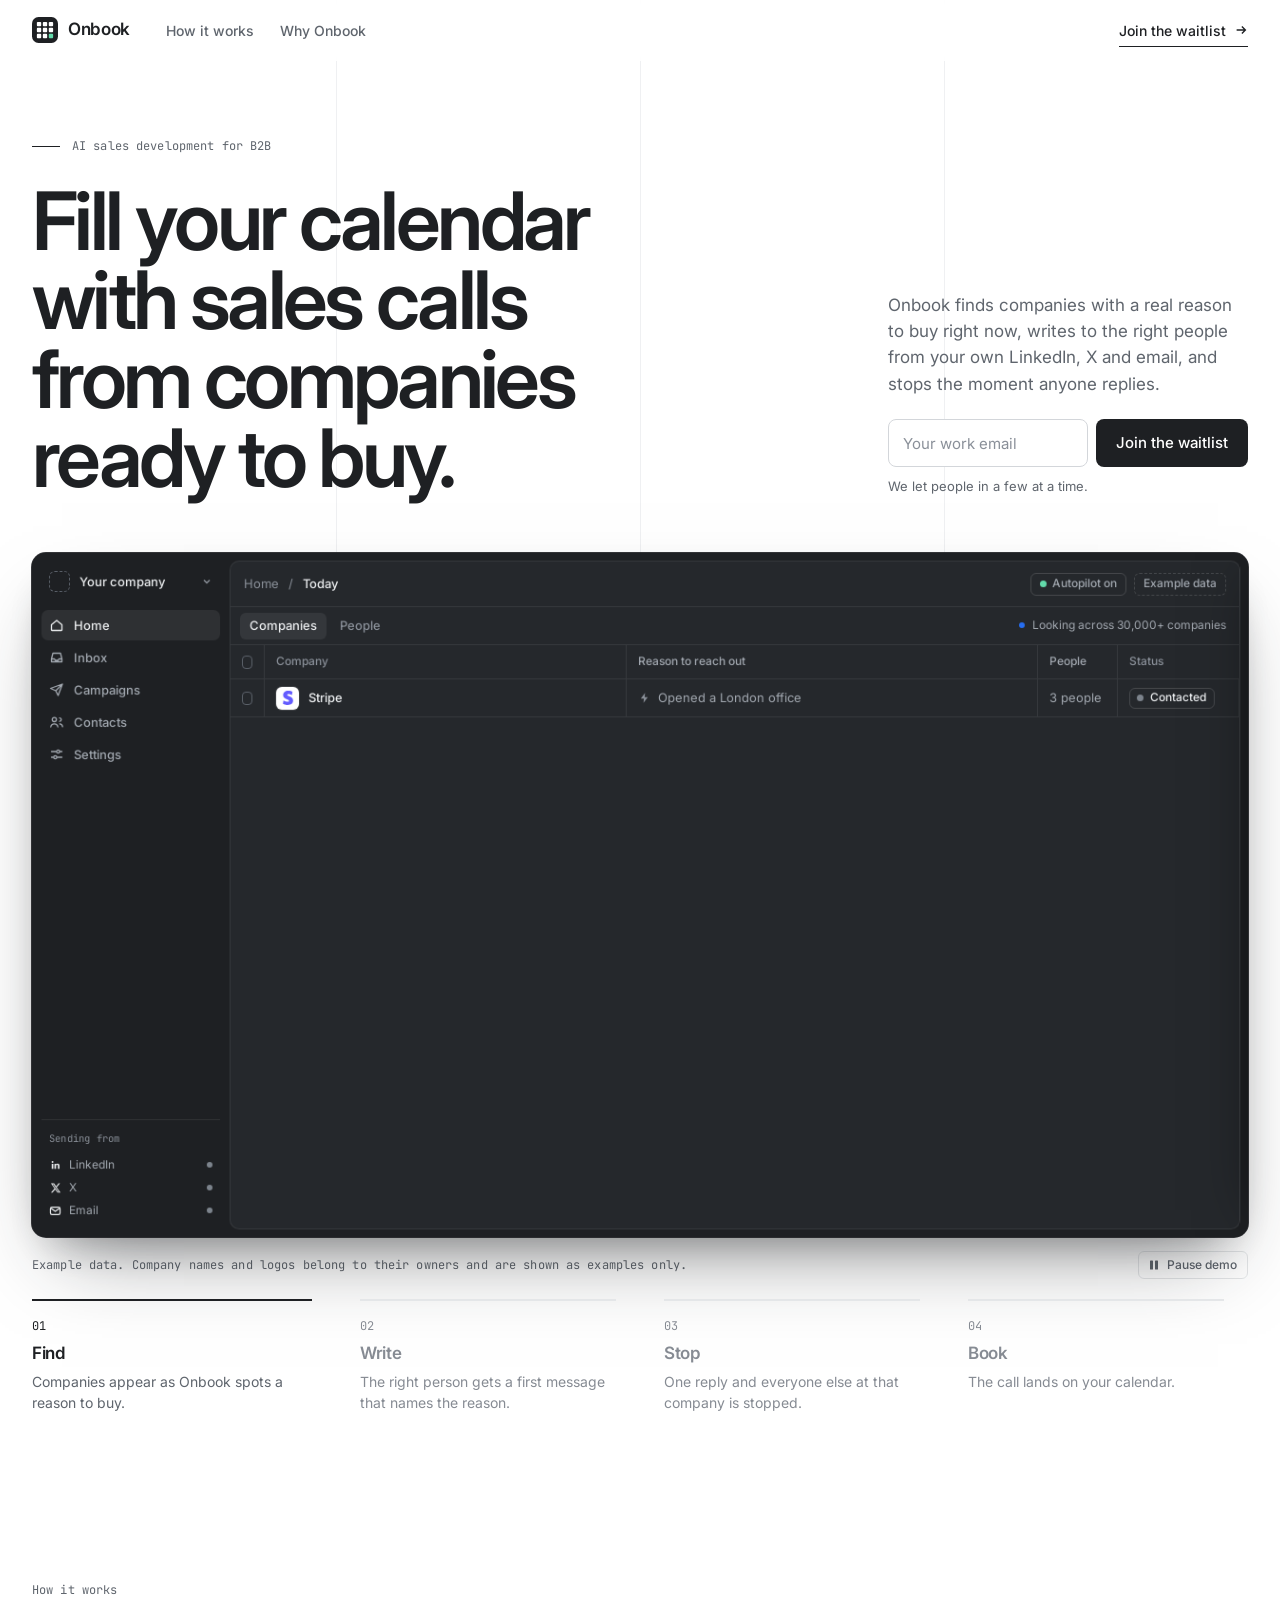
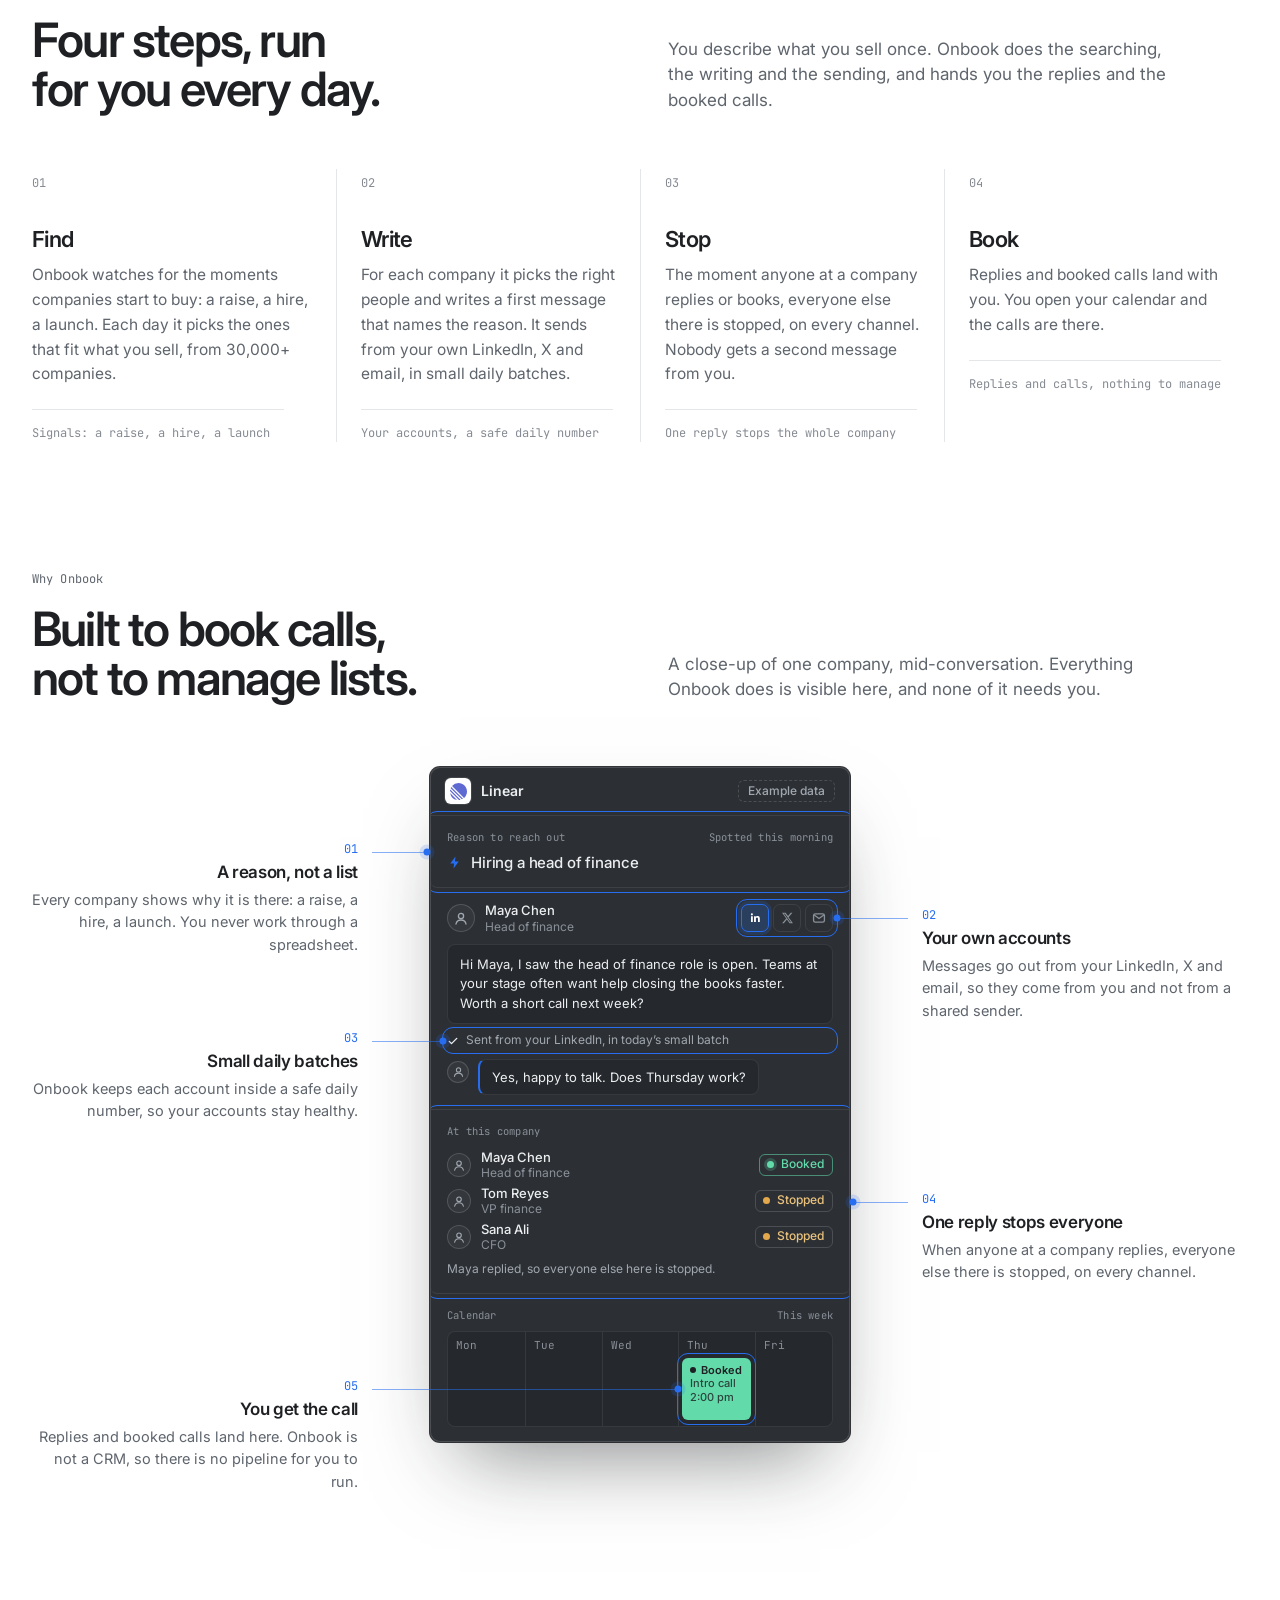
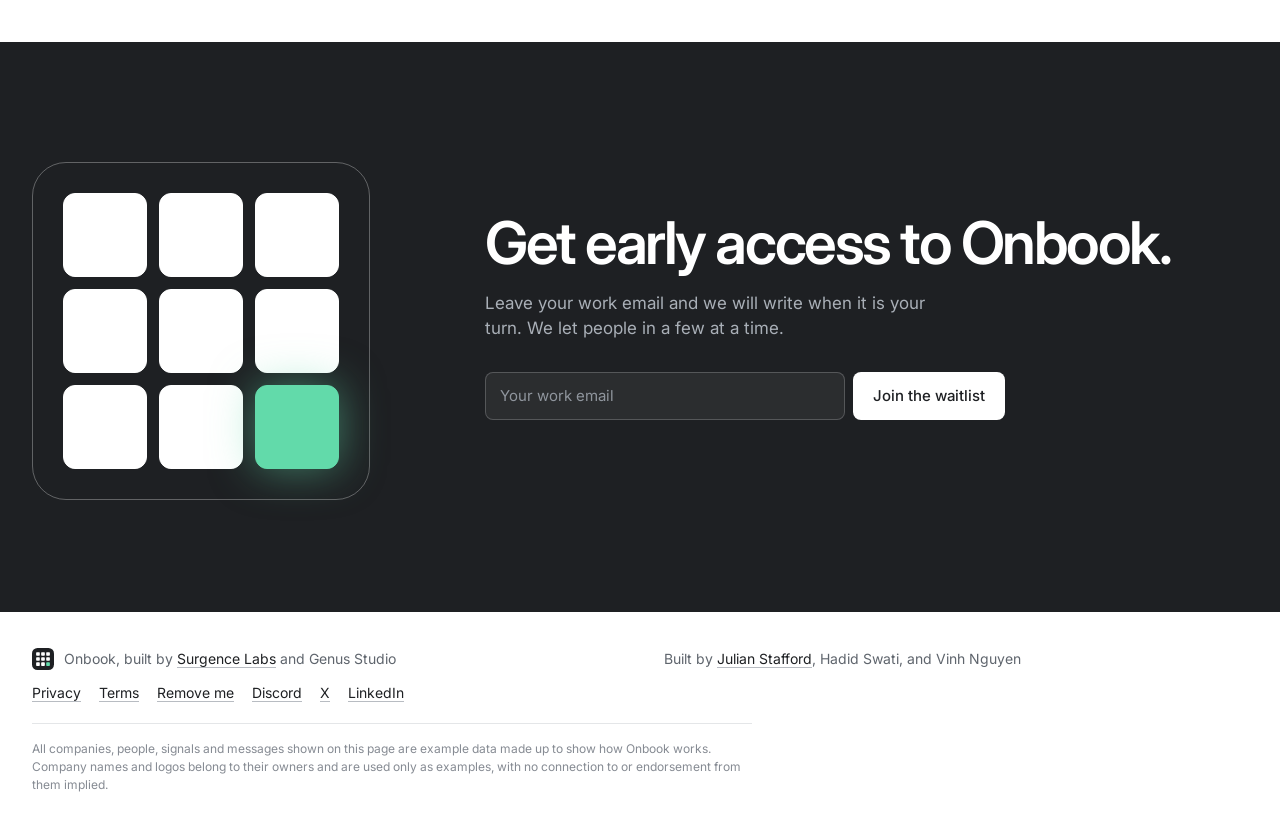
<file: index.html>
<!doctype html>
<html lang="en">
<head>
<meta name="msvalidate.01" content="462027C423057E2F2347CBEED3F9E186" />
<meta charset="utf-8">
<meta name="viewport" content="width=device-width, initial-scale=1">
<link rel="icon" href="favicon.ico" sizes="any"><link rel="icon" type="image/svg+xml" href="favicon.svg"><link rel="icon" type="image/png" sizes="48x48" href="favicon-48.png"><link rel="icon" type="image/png" sizes="192x192" href="icon-192.png"><link rel="apple-touch-icon" href="apple-touch-icon.png"><link rel="canonical" href="https://onbook.ai/"><meta name="theme-color" content="#ffffff">
<title>Onbook | Fill your calendar with sales calls from companies ready to buy</title>
<meta name="description" content="Onbook finds companies with a real reason to buy right now, writes to the right people from your own LinkedIn, X and email, and stops the moment anyone replies. Join the waitlist.">
<meta property="og:type" content="website"><meta property="og:site_name" content="Onbook AI"><meta property="og:url" content="https://onbook.ai/"><meta property="og:title" content="Onbook AI: Fill your calendar with sales calls from companies ready to buy"><meta property="og:description" content="Onbook finds companies with a real reason to buy right now, writes to the right people from your own LinkedIn, X and email, and stops the moment anyone replies. Join the waitlist."><meta property="og:image" content="https://onbook.ai/og-image.png"><meta property="og:image:width" content="1200"><meta property="og:image:height" content="630"><meta name="twitter:card" content="summary_large_image"><meta name="twitter:image" content="https://onbook.ai/og-image.png">
<script type="application/ld+json">{"@context":"https://schema.org","@graph":[{"@type":"WebSite","@id":"https://onbook.ai/#website","name":"Onbook AI","alternateName":["Onbook","On Book","onbook.ai"],"url":"https://onbook.ai/"},{"@type":"Organization","@id":"https://onbook.ai/#organization","name":"Onbook AI","alternateName":"Onbook","url":"https://onbook.ai/","logo":"https://onbook.ai/icon-192.png","description":"Onbook fills your calendar with sales calls from companies ready to buy, writing from your own LinkedIn, X and email.","sameAs":["https://www.linkedin.com/company/143996849","https://x.com/onbookai","https://t.me/onbookai","https://discord.gg/xK8ZRfzJMa"]},{"@type":"SoftwareApplication","name":"Onbook AI","applicationCategory":"BusinessApplication","operatingSystem":"Web","url":"https://onbook.ai/","description":"Onbook finds companies with a reason to hear from you and writes to the right people from your own LinkedIn, X and email, a few each weekday. It stops the moment anyone there replies.","publisher":{"@id":"https://onbook.ai/#organization"}}]}</script>
<script>if(/^#(pricing|remove-me|legal)/.test(location.hash))location.replace("app.html"+location.hash);try{if(!localStorage.getItem("ob_first")){var q=new URLSearchParams(location.search),o={};["ref","utm_source","utm_medium","utm_campaign","utm_content"].forEach(function(k){if(q.get(k))o[k]=q.get(k).slice(0,80)});o.referrer=(document.referrer||"").slice(0,200);o.landing=location.pathname+location.hash.slice(0,60);localStorage.setItem("ob_first",JSON.stringify(o))}}catch(e){}</script>
<script src="config.js"></script>
<link rel="preconnect" href="https://fonts.googleapis.com">
<link rel="preconnect" href="https://fonts.gstatic.com" crossorigin>
<link href="https://fonts.googleapis.com/css2?family=Inter:wght@400;500;600&family=JetBrains+Mono:wght@400;500&display=swap" rel="stylesheet">
<style>
:root{
  --ink:#1E2023; --ink2:#25282C; --ink3:#2C3035; --ink4:#34383D;
  --line:rgba(255,255,255,.08); --line2:rgba(255,255,255,.15);
  --t1:#ECEEF0; --t2:#A1A7AF; --t3:#8A9099;
  --cobalt:#266DF0; --mint:#62DAAA; --amber:#E2A84B;
  --bg:#fff; --bg2:#F5F6F7; --hair:#E4E6E8; --guide:#EFF0F2;
  --tx:#1E2023; --mut:#5F656D; --mut2:#868B93;
  --ease:cubic-bezier(.22,.8,.22,1);
  --mono:'JetBrains Mono',ui-monospace,SFMono-Regular,Menlo,monospace;
}
*{box-sizing:border-box;margin:0}
html{scroll-behavior:smooth;-webkit-text-size-adjust:100%}
body{font-family:Inter,system-ui,-apple-system,'Segoe UI',sans-serif;font-weight:400;color:var(--tx);background:var(--bg);line-height:1.5;-webkit-font-smoothing:antialiased;overflow-x:hidden}
img{display:block}
a{color:inherit}
button,input{font:inherit;color:inherit}
:focus-visible{outline:2px solid var(--cobalt);outline-offset:3px;border-radius:4px}
.sr{position:absolute;width:1px;height:1px;overflow:hidden;clip:rect(0 0 0 0);white-space:nowrap}
.skip{position:absolute;left:12px;top:-60px;background:var(--ink);color:#fff;padding:10px 14px;border-radius:8px;z-index:99;text-decoration:none;font-size:14px}
.skip:focus{top:12px}
.wrap{width:min(1320px,100% - 64px);margin-inline:auto}
.mono{font-family:var(--mono);font-size:12px;letter-spacing:.01em;color:var(--mut)}

/* guides: quiet column lines that the timeline and the how-it-works columns sit on */
.guides{position:fixed;inset:0;pointer-events:none;z-index:0}
.guides i{position:absolute;top:0;bottom:0;width:1px;background:var(--guide)}
.guides div{position:relative;width:min(1320px,100% - 64px);height:100%;margin-inline:auto}
.guides i:nth-child(1){left:25%}.guides i:nth-child(2){left:50%}.guides i:nth-child(3){left:75%}
main,header,footer{position:relative;z-index:1}

/* nav */
.nav{position:sticky;top:0;z-index:20;background:rgba(255,255,255,.86);backdrop-filter:saturate(1.4) blur(14px);-webkit-backdrop-filter:saturate(1.4) blur(14px);border-bottom:1px solid transparent;transition:border-color .3s}
.nav.sc{border-color:var(--hair)}
.nav .wrap{height:60px;display:flex;align-items:center;gap:36px}
.brand{display:flex;align-items:center;gap:10px;font-weight:600;font-size:17px;letter-spacing:-.02em;text-decoration:none}
.nav nav{display:flex;gap:26px}
.nav nav a{font-size:14px;font-weight:500;color:var(--mut);text-decoration:none;transition:color .2s}
.nav nav a:hover{color:var(--tx)}
.sp{flex:1}
.tlink{font-size:14px;font-weight:500;text-decoration:none;display:inline-flex;align-items:center;gap:8px;padding:6px 0;background:linear-gradient(currentColor,currentColor) 0 100%/100% 1px no-repeat;transition:background-size .3s var(--ease)}
.tlink svg{width:14px;height:14px;transition:transform .3s var(--ease)}
.tlink:hover svg{transform:translateX(3px)}

/* hero */
.hero{padding:76px 0 40px}
.eyebrow{display:flex;align-items:center;gap:12px;margin-bottom:26px}
.eyebrow::before{content:"";width:28px;height:1px;background:var(--tx)}
.hgrid{display:grid;grid-template-columns:minmax(0,1fr) 360px;gap:56px;align-items:end}
h1{font-weight:600;font-size:clamp(40px,6.3vw,86px);line-height:.98;letter-spacing:-.045em;text-wrap:balance;max-width:13.5em}
.lede{font-size:17px;line-height:1.55;color:var(--mut);margin-bottom:22px}
.form{display:flex;gap:8px}
.form input{flex:1;min-width:0;height:48px;padding:0 14px;border:1px solid #D3D6DA;border-radius:8px;background:#fff;font-size:15px;transition:border-color .2s,box-shadow .2s}
.form input::placeholder{color:#8A9099}
.form input:hover{border-color:#B5BAC0}
.form input:focus{outline:none;border-color:var(--cobalt);box-shadow:0 0 0 3px rgba(38,109,240,.18)}
.btn{height:48px;padding:0 20px;border:0;border-radius:8px;background:var(--ink);color:#fff;font-weight:500;font-size:15px;cursor:pointer;white-space:nowrap;transition:transform .2s var(--ease),background .2s,box-shadow .2s}
.btn:hover{background:#000;transform:translateY(-1px);box-shadow:0 6px 18px rgba(30,32,35,.22)}
.btn:active{transform:none}
.fb{font-size:13px;color:var(--mut);margin-top:10px;min-height:20px}
.fb.err{color:#B3261E}

/* stage */
.stagewrap{margin-top:56px}
.stage{position:relative;background:var(--ink);border-radius:14px;overflow:hidden;aspect-ratio:1280/720;box-shadow:0 0 0 1px rgba(30,32,35,.9),0 40px 80px -30px rgba(30,32,35,.5),0 20px 40px -20px rgba(30,32,35,.35);pointer-events:none;user-select:none;-webkit-user-select:none}
.world{position:absolute;left:0;top:0;width:1280px;height:720px;transform-origin:0 0;overflow:hidden;font-size:13px;color:var(--t1);line-height:1.4}
.cam{position:absolute;inset:0;transform-origin:0 0;transition:transform 1.5s cubic-bezier(.6,0,.2,1);will-change:transform}
.instant *:not(.cam){transition:none!important;animation:none!important}
.app{position:absolute;inset:0;display:grid;grid-template-columns:208px 1fr;background:var(--ink)}

.sb{padding:12px 10px;display:flex;flex-direction:column;gap:2px;min-height:0}
.ws{display:flex;align-items:center;gap:10px;height:36px;padding:0 8px;margin-bottom:10px;font-weight:500;color:var(--t1)}
.ws i{width:22px;height:22px;border:1px dashed #5B616A;border-radius:6px}
.ws svg{margin-left:auto;width:12px;height:12px;color:var(--t3)}
.ni{display:flex;align-items:center;gap:10px;height:32px;padding:0 8px;border-radius:7px;color:var(--t2);font-weight:500;position:relative}
.ni svg{width:16px;height:16px;flex:none}
.ni.on{background:rgba(255,255,255,.07);color:var(--t1)}
.ni .bd{margin-left:auto;width:7px;height:7px;border-radius:50%;background:var(--cobalt);transform:scale(0);transition:transform .4s var(--ease)}
.s-inbox .ni .bd{transform:scale(1)}
.sb .gap{flex:1}
.snd{border-top:1px solid var(--line);padding:12px 8px 4px}
.snd .lb{margin-bottom:8px}
.snd div.r{display:flex;align-items:center;gap:8px;height:24px;color:var(--t2);font-size:12px}
.snd div.r svg{width:13px;height:13px;color:var(--t1)}
.snd div.r i{margin-left:auto;width:6px;height:6px;border-radius:50%;background:#7C838C}
.lb{font-family:var(--mono);font-size:10.5px;letter-spacing:.02em;color:var(--t3)}

.main{margin:8px 8px 8px 0;background:var(--ink2);border:1px solid var(--line);border-radius:10px;display:flex;flex-direction:column;min-width:0;overflow:hidden;transition:margin-right .7s var(--ease)}
.s-panel .main{margin-right:416px}
.tb{height:48px;flex:none;display:flex;align-items:center;gap:10px;padding:0 14px;border-bottom:1px solid var(--line)}
.tb b{font-weight:500}
.tb .crumb{color:var(--t3)}
.tb .r{margin-left:auto;display:flex;gap:8px;align-items:center}
.tag{display:inline-flex;align-items:center;gap:6px;height:24px;padding:0 9px;border:1px solid var(--line2);border-radius:6px;font-size:12px;color:var(--t2);font-weight:500;white-space:nowrap}
.tag.ex{border-style:dashed}
.tool{height:40px;flex:none;display:flex;align-items:center;gap:4px;padding:0 10px;border-bottom:1px solid var(--line)}
.vt{height:28px;padding:0 10px;display:flex;align-items:center;border-radius:6px;color:var(--t3);font-weight:500}
.vt.on{background:rgba(255,255,255,.07);color:var(--t1)}
.scn{margin-left:auto;display:flex;align-items:center;gap:8px;color:var(--t2);font-size:12px;padding-right:4px}
.scn i{width:6px;height:6px;border-radius:50%;background:var(--cobalt);animation:pulse 1.8s ease-in-out infinite}
@keyframes pulse{0%,100%{opacity:1;box-shadow:0 0 0 0 rgba(38,109,240,.5)}50%{opacity:.6;box-shadow:0 0 0 5px rgba(38,109,240,0)}}

.tbl{flex:1;min-height:0;overflow:hidden}
.row{position:relative;display:grid;grid-template-columns:36px minmax(0,1.1fr) minmax(0,1.25fr) 84px 128px;height:40px;border-bottom:1px solid var(--line);align-items:stretch;transition:background .4s,opacity .45s var(--ease),transform .55s var(--ease),box-shadow .4s}
.row>span{display:flex;align-items:center;padding:0 12px;border-right:1px solid var(--line);min-width:0;white-space:nowrap}
.row>span:last-of-type{border-right:0}
.row.th{height:36px;color:var(--t3);font-size:12px;font-weight:500;opacity:1;transform:none}
.row:not(.th){opacity:0;transform:translateY(8px)}
.row.in{opacity:1;transform:none}
.row.sel{background:rgba(38,109,240,.12);box-shadow:inset 0 0 0 1px var(--cobalt);z-index:1}
.ck{width:14px;height:14px;border:1px solid #5B616A;border-radius:4px;display:block}
.row.sel .ck{background:var(--cobalt);border-color:var(--cobalt);box-shadow:inset 0 0 0 2px var(--ink2)}
.c1{gap:10px}
.lt{width:24px;height:24px;border-radius:6px;background:#fff;display:grid;place-items:center;flex:none;box-shadow:0 0 0 1px rgba(255,255,255,.1)}
.lt img{width:15px;height:15px;object-fit:contain}
.nm{font-weight:500;overflow:hidden;text-overflow:ellipsis;display:flex;flex-direction:column;min-width:0}
.sub{display:none;font-weight:400;font-size:12px;color:var(--t3);overflow:hidden;text-overflow:ellipsis}
.c2{gap:8px;color:var(--t2);overflow:hidden}
.c2 svg{width:13px;height:13px;flex:none;color:var(--t3)}
.c2 span{overflow:hidden;text-overflow:ellipsis}
.c3{color:var(--t2)}
.sw{position:absolute!important;inset:0;padding:0!important;border:0!important;overflow:hidden;pointer-events:none}
.sw::before{content:"";position:absolute;top:0;bottom:0;left:-35%;width:35%;background:linear-gradient(90deg,transparent,rgba(120,165,255,.28) 55%,rgba(120,165,255,.5) 98%,transparent);opacity:0}
.row.in .sw::before{animation:sweep 1.25s var(--ease) both}
@keyframes sweep{0%{left:-35%;opacity:1}85%{opacity:1}100%{left:105%;opacity:0}}

.chip{display:inline-flex;align-items:center;gap:7px;height:22px;padding:0 8px 0 7px;border:1px solid var(--line2);border-radius:6px;font-size:12px;font-weight:500;color:var(--t1);white-space:nowrap}
.chip .d{width:7px;height:7px;border-radius:50%;flex:none}
.d-g{background:#7C838C}
.d-h{border:1.5px solid #8A9099}
.d-w{background:#E6E9EC}
.d-c{background:var(--cobalt);box-shadow:0 0 0 3px rgba(38,109,240,.25)}
.d-a{background:var(--amber)}
.d-m{background:var(--mint);box-shadow:0 0 0 3px rgba(98,218,170,.22)}
.c-c{border-color:rgba(38,109,240,.6)}
.c-a{color:#EBC27C}
.c-m{border-color:rgba(98,218,170,.55);color:var(--mint)}

/* side panel */
.pn{background:var(--ink3);border:1px solid var(--line2);border-radius:10px;display:flex;flex-direction:column;overflow:hidden;color:var(--t1);font-size:13px;line-height:1.4}
.panel{z-index:5;position:absolute;top:8px;right:8px;bottom:8px;width:400px;box-shadow:-24px 0 60px -20px rgba(0,0,0,.55);transform:translateX(calc(100% + 24px));transition:transform .8s var(--ease)}
.s-panel .panel{transform:none}
.ph{height:48px;flex:none;display:flex;align-items:center;gap:10px;padding:0 14px;border-bottom:1px solid var(--line)}
.ph .lt{width:26px;height:26px}.ph .lt img{width:17px;height:17px}
.ph b{font-weight:600;font-size:14px}
.ph .tag{margin-left:auto;height:22px}
.blk{padding:14px 16px;border-bottom:1px solid var(--line)}
.blk:last-child{border-bottom:0}
.blk .lb{margin-bottom:8px;display:flex;justify-content:space-between}
.sig{display:flex;align-items:center;gap:9px;font-size:15px;font-weight:500;letter-spacing:-.01em}
.sig svg{width:15px;height:15px;color:var(--cobalt)}
.who{display:flex;align-items:center;gap:10px;margin-bottom:10px}
.av{width:28px;height:28px;border-radius:50%;background:var(--ink4);display:grid;place-items:center;color:var(--t2);flex:none;box-shadow:inset 0 0 0 1px var(--line2)}
.av svg{width:16px;height:16px}
.who b,.pr b{font-weight:500;display:block;line-height:1.25}
.who em,.pr em{font-style:normal;color:var(--t3);font-size:12px;display:block;line-height:1.25}
.chs{margin-left:auto;display:flex;gap:4px}
.chs span{width:28px;height:28px;border-radius:7px;border:1px solid var(--line);display:grid;place-items:center;color:var(--t3);transition:all .4s var(--ease)}
.chs svg{width:14px;height:14px}
.p-li .chs span.li{border-color:var(--cobalt);color:#fff;background:rgba(38,109,240,.22);box-shadow:0 0 0 3px rgba(38,109,240,.18)}
.msg{background:var(--ink2);border:1px solid var(--line);border-radius:8px;padding:10px 12px;font-size:13px;line-height:1.5;color:var(--t1)}
.msg .rest{visibility:hidden}
.caret{display:inline-block;width:1.5px;height:14px;background:var(--cobalt);vertical-align:-2px;margin-left:1px;animation:blink 1s steps(1) infinite}
@keyframes blink{50%{opacity:0}}
.sent{display:flex;align-items:center;gap:7px;color:var(--t2);font-size:12px;margin-top:8px;opacity:0;transform:translateY(3px);transition:all .5s var(--ease)}
.sent svg{width:12px;height:12px;color:var(--t1)}
.p-sent .sent{opacity:1;transform:none}
.rep{display:flex;gap:9px;margin-top:10px;opacity:0;transform:translateY(8px);transition:all .6s var(--ease)}
.p-reply .rep{opacity:1;transform:none}
.av.avs{width:22px;height:22px;margin-top:2px}.av.avs svg{width:13px;height:13px}
.bub{background:var(--ink2);border:1px solid var(--line);border-left:2px solid var(--cobalt);border-radius:8px;padding:8px 12px;color:var(--t1)}
.pr{display:flex;align-items:center;gap:10px;height:36px}
.pr .av{width:24px;height:24px}.pr .av svg{width:14px;height:14px}
.pr .chip{margin-left:auto}
.stn{font-size:12px;color:var(--t2);margin-top:6px;height:18px;opacity:0;transition:opacity .5s}
.p-stop .stn{opacity:1}
.wk{position:relative;height:96px;display:grid;grid-template-columns:repeat(5,1fr);border:1px solid var(--line);border-radius:8px;overflow:hidden;background:var(--ink2)}
.wk div{border-left:1px solid var(--line);padding:6px 0 0 8px;font-size:11px;color:var(--t3);font-family:var(--mono)}
.wk div:first-child{border-left:0}
.ev{position:absolute;left:calc(60% + 4px);width:calc(20% - 8px);top:26px;height:62px;border-radius:6px;background:var(--mint);color:var(--ink);padding:6px 8px;line-height:1.25;opacity:0;transform:scale(.8);transform-origin:50% 0;transition:opacity .35s,transform .6s cubic-bezier(.2,1.3,.4,1)}
.ev b{display:flex;align-items:center;gap:5px;font-size:11px;font-weight:600}
.ev b i{width:6px;height:6px;border-radius:50%;background:var(--ink)}
.ev span{display:block;font-size:11px;font-weight:500;opacity:.8}
.p-book .ev{opacity:1;transform:none;animation:land 1.3s .2s ease-out both}
@keyframes land{0%{box-shadow:0 0 0 0 rgba(98,218,170,.7)}100%{box-shadow:0 0 0 16px rgba(98,218,170,0)}}

/* compact world (phones) */
.world.compact .app{grid-template-columns:1fr}
.world.compact .sb{display:none}
.world.compact .main{margin:8px}
.world.compact.w-panel .main{margin-right:8px}
.world.compact .row{grid-template-columns:minmax(0,1fr) 128px;height:50px}
.world.compact .row.th{height:32px}
.world.compact .c0,.world.compact .c2,.world.compact .c3{display:none}
.world.compact .sub{display:block}
.world.compact .row:nth-child(n+13){display:none}
.world.compact .nm{font-size:14px;line-height:1.3}
.world.compact .crumb,.world.compact .tag.ap{display:none}
.world.compact .panel{top:52px;left:8px;right:8px;bottom:8px;width:auto;transform:translateY(calc(100% + 60px))}
.world.compact.w-panel .panel{transform:none}
.world.compact .scn{display:none}

/* stage footer, timeline */
.sfoot{display:flex;align-items:center;gap:16px;margin-top:14px;font-size:13px;color:var(--mut)}
.sfoot .mono{flex:1}
.pp{display:inline-flex;align-items:center;gap:8px;height:28px;padding:0 10px;border:1px solid var(--hair);background:#fff;border-radius:6px;font-size:12px;font-weight:500;cursor:pointer;color:var(--mut);transition:border-color .2s,color .2s}
.pp:hover{border-color:#C2C6CB;color:var(--tx)}
.pp svg{width:10px;height:10px}
.tl{display:grid;grid-template-columns:repeat(4,1fr);margin-top:20px}
.tab{align-self:start;background:none;border:0;text-align:left;cursor:pointer;padding:0 24px 0 0;position:relative;display:block}
.tab+.tab{padding-left:24px}
.trk{display:block;height:2px;background:var(--hair);margin-bottom:16px;position:relative;overflow:hidden}
.trk i{position:absolute;left:0;top:0;bottom:0;width:0;background:var(--tx)}
.tab.done .trk i{width:100%}
.tab.on .trk i{animation:fill var(--dur,5s) linear forwards}
.paused .tab.on .trk i{animation-play-state:paused}
@keyframes fill{from{width:0}to{width:100%}}
.tab .num{font-family:var(--mono);font-size:12px;color:var(--mut2);display:block;margin-bottom:6px;transition:color .2s}
.tab b{display:block;font-weight:600;font-size:17px;letter-spacing:-.02em;color:var(--mut2);transition:color .25s}
.tab .cp{display:block;font-size:14px;color:var(--mut2);margin-top:4px;max-width:25em;transition:color .25s}
.tab:hover b,.tab.on b,.tab.done b{color:var(--tx)}
.tab.on .cp,.tab:hover .cp{color:var(--mut)}
.tab.on .num{color:var(--tx)}
.capLive{display:none;font-size:14px;color:var(--mut);margin-top:14px;min-height:42px}

/* sections */
section{position:relative}
.sec{padding:128px 0 0}
.sh{display:grid;grid-template-columns:minmax(0,1fr) minmax(0,1fr);gap:56px;align-items:end;margin-bottom:56px}
h2{font-weight:600;font-size:clamp(30px,3.7vw,50px);line-height:1.04;letter-spacing:-.038em;text-wrap:balance}
.sh .mono{margin-bottom:16px;display:block}
.sh p{color:var(--mut);font-size:17px;max-width:30em}
.cols{display:grid;grid-template-columns:repeat(4,1fr)}
.col{padding:0 24px 0 24px;border-left:1px solid var(--hair);position:relative}
.col:first-child{padding-left:0;border-left:0}
.col::before{content:"";position:absolute;left:-1px;top:-1px;width:calc(100% - 24px);height:2px;background:transparent}
.col .num{font-family:var(--mono);font-size:12px;color:var(--mut2)}
.col h3{font-size:22px;font-weight:600;letter-spacing:-.03em;margin:34px 0 12px;line-height:1.1}
.col p{color:var(--mut);font-size:15.5px;line-height:1.6;max-width:21em}
.col .fine{margin-top:22px;padding-top:14px;border-top:1px solid var(--hair);font-family:var(--mono);font-size:12px;color:var(--mut2);max-width:21em}
.col{opacity:0;transform:translateY(14px);transition:opacity .8s var(--ease),transform .8s var(--ease)}
.col.in{opacity:1;transform:none}
.col:nth-child(2){transition-delay:.08s}.col:nth-child(3){transition-delay:.16s}.col:nth-child(4){transition-delay:.24s}

/* annotated close-up */
.fig{position:relative;padding:8px 0 0;margin-top:8px}
.closeup{width:420px;max-width:100%;margin-inline:auto;position:relative}
.closeup .pn{box-shadow:0 40px 80px -30px rgba(30,32,35,.55),0 0 0 1px rgba(30,32,35,.9);font-size:13px}
.closeup .pn,.closeup .pn *{pointer-events:none}
.closeup .msg{min-height:0}
.note{position:absolute;width:calc((100% - 420px)/2 - 72px);max-width:340px}
.note[data-side=L]{left:0;text-align:right}
.note[data-side=R]{right:0}
.note .num{font-family:var(--mono);font-size:12px;color:var(--cobalt);display:block;margin-bottom:4px}
.note b{display:block;font-size:17px;font-weight:600;letter-spacing:-.02em;line-height:1.25}
.note p{font-size:14.5px;color:var(--mut);margin-top:6px;line-height:1.55}
.ln{position:absolute;height:1px;background:var(--cobalt);opacity:.55;transition:opacity .2s}
.dt{position:absolute;width:7px;height:7px;border-radius:50%;background:var(--cobalt);transform:translate(-50%,-50%);box-shadow:0 0 0 4px rgba(38,109,240,.16)}
.ann .tgt{outline:1px solid var(--cobalt);outline-offset:4px;border-radius:6px}
.hl.ln{opacity:1}
.note{transition:opacity .2s}
.fig.ann:has(.hl) .note:not(.hl){opacity:.55}
.fig:not(.ann) .note{position:static;width:auto;max-width:none;text-align:left;margin-top:28px}
.fig:not(.ann) .ln,.fig:not(.ann) .dt{display:none}

/* closing band */
.close{margin-top:140px;background:var(--ink);color:#fff;padding:120px 0 112px;position:relative;z-index:1;overflow:hidden}
.cgrid{display:grid;grid-template-columns:auto minmax(0,1fr);gap:clamp(48px,9vw,140px);align-items:center}
.lf{display:grid;grid-template-columns:repeat(3,auto);gap:12px;padding:30px;border:1px solid var(--line2);border-radius:34px;width:max-content;transition:border-color 1s,box-shadow 1.2s}
.lf i{display:block;width:clamp(48px,7vw,84px);aspect-ratio:1;border-radius:12px;border:1px solid var(--line2);background:transparent;transition:background .5s,border-color .5s,box-shadow .9s;transition-delay:calc(var(--i)*120ms)}
.lf.filled{border-color:rgba(255,255,255,.3)}
.lf.filled i{background:#fff;border-color:#fff}
.lf.filled i:last-child{background:var(--mint);border-color:var(--mint);box-shadow:0 0 44px rgba(98,218,170,.5)}
.close h2{color:#fff;font-size:clamp(32px,4.6vw,64px);letter-spacing:-.042em;margin-bottom:18px}
.close p.l{color:#A9AFB7;font-size:17px;max-width:28em;margin-bottom:30px}
.close .form{max-width:520px}
.close .form input{background:rgba(255,255,255,.06);border-color:rgba(255,255,255,.2);color:#fff}
.close .form input::placeholder{color:#8F959D}
.close .form input:hover{border-color:rgba(255,255,255,.4)}
.close .form input:focus{border-color:var(--cobalt)}
.close .btn{background:#fff;color:var(--ink)}
.close .btn:hover{background:#fff;box-shadow:0 8px 24px rgba(255,255,255,.18)}
.close .fb{color:#A9AFB7}
.close .fb.err{color:#FF9C94}

footer{padding:36px 0 44px;position:relative;z-index:1;background:#fff}
.fgrid{display:grid;grid-template-columns:1fr 1fr;gap:12px 48px;font-size:14px;color:var(--mut)}
.fgrid a{color:var(--tx);text-underline-offset:3px;text-decoration-color:#B8BCC2}
.fgrid a:hover{text-decoration-color:var(--tx)}
.fgrid .fb2{display:flex;align-items:center;gap:10px}
.fgrid .legal{grid-column:1/-1;font-size:12px;color:var(--mut2);border-top:1px solid var(--hair);padding-top:16px;margin-top:8px;max-width:60em}

/* responsive */
@media (max-width:1100px){
  .hgrid{grid-template-columns:1fr;gap:32px;align-items:start}
  .lede{max-width:34em}
  .form{max-width:480px}
  .sh{grid-template-columns:1fr;gap:16px}
}
@media (max-width:900px){
  .wrap{width:calc(100% - 32px)}
  .guides{display:none}
  .nav nav{display:none}
  .nav .wrap{height:56px}
  .hero{padding:44px 0 24px}
  .eyebrow{margin-bottom:18px}
  .stagewrap{margin-top:36px}
  .stage{aspect-ratio:auto;border-radius:12px}
  .tl{grid-template-columns:repeat(4,1fr)}
  .tab{padding-right:8px}.tab+.tab{padding-left:8px}
  .tab .cp{display:none}
  .tab b{font-size:15px}
  .capLive{display:block}
  .sfoot{flex-wrap:wrap;gap:10px}
  .sec{padding-top:88px}
  .cols{grid-template-columns:1fr 1fr;row-gap:44px}
  .col:nth-child(3){padding-left:0;border-left:0}
  .col h3{margin-top:22px}
  .col .fine{max-width:none}
  .close{margin-top:96px;padding:80px 0}
  .cgrid{grid-template-columns:1fr;gap:44px}
  .fgrid{grid-template-columns:1fr}
}
@media (max-width:520px){
  .cols{grid-template-columns:1fr}
  .col,.col:nth-child(3){padding-left:0;border-left:0;border-top:1px solid var(--hair);padding-top:18px}
  .col:first-child{border-top:0;padding-top:0}
  .col h3{margin-top:14px}
  .form{flex-direction:column}
  .btn{width:100%}
  .lf{padding:20px;border-radius:26px}
  .tab b{font-size:14px}
}
@media (prefers-reduced-motion:reduce){
  html{scroll-behavior:auto}
  *,*::before,*::after{transition:none!important;animation:none!important}
  .col{opacity:1;transform:none}
  .sw{display:none}
}
</style>
</head>
<body>
<a class="skip" href="#top">Skip to content</a>
<div class="guides" aria-hidden="true"><div><i></i><i></i><i></i></div></div>

<header class="nav" id="nav">
  <div class="wrap">
    <a class="brand" href="#top" aria-label="Onbook home"><svg viewBox="0 0 24 24" width="26" height="26" aria-hidden="true"><rect width="24" height="24" rx="6" fill="#1E2023"/><g fill="#fff"><rect x="4.5" y="4.5" width="4" height="4" rx=".8"/><rect x="10" y="4.5" width="4" height="4" rx=".8"/><rect x="15.5" y="4.5" width="4" height="4" rx=".8"/><rect x="4.5" y="10" width="4" height="4" rx=".8"/><rect x="10" y="10" width="4" height="4" rx=".8"/><rect x="15.5" y="10" width="4" height="4" rx=".8"/><rect x="4.5" y="15.5" width="4" height="4" rx=".8"/><rect x="10" y="15.5" width="4" height="4" rx=".8"/></g><rect x="15.5" y="15.5" width="4" height="4" rx=".8" fill="#62DAAA"/></svg>Onbook</a>
    <nav aria-label="Main"><a href="#how">How it works</a><a href="#why">Why Onbook</a></nav>
    <span class="sp"></span>
    <a class="tlink" href="#join">Join the waitlist <svg viewBox="0 0 16 16" fill="none" stroke="currentColor" stroke-width="1.6" aria-hidden="true"><path d="M3 8h10M9 4l4 4-4 4"/></svg></a>
  </div>
</header>

<main id="top">
<section class="hero">
  <div class="wrap">
    <div class="eyebrow mono">AI sales development for B2B</div>
    <div class="hgrid">
      <h1>Fill your calendar with sales calls from companies ready to buy.</h1>
      <div>
        <p class="lede">Onbook finds companies with a real reason to buy right now, writes to the right people from your own LinkedIn, X and email, and stops the moment anyone replies.</p>
        <form class="form" data-form novalidate>
          <input type="email" name="email" placeholder="Your work email" aria-label="Work email" autocomplete="email" required>
          <button class="btn" type="submit">Join the waitlist</button>
        </form>
        <div class="fb" role="status" aria-live="polite">We let people in a few at a time.</div>
      </div>
    </div>

    <div class="stagewrap">
      <div class="stage" id="stage" role="img" aria-label="Animated example of the Onbook app. Companies with a reason to buy appear in a table, one is opened, a first message is written and sent from the user's LinkedIn, the contact replies, everyone else at that company is stopped, and a call is booked in the calendar. All data shown is example data.">
        <div class="world" id="world" aria-hidden="true">
          <div class="cam" id="cam">
            <div class="app">
              <aside class="sb">
                <div class="ws"><i></i>Your company<svg viewBox="0 0 12 12" fill="none" stroke="currentColor" stroke-width="1.5"><path d="M3 4.5 6 7.5l3-3"/></svg></div>
                <div class="ni on"><svg viewBox="0 0 16 16" fill="none" stroke="currentColor" stroke-width="1.3" stroke-linejoin="round"><path d="M2.5 7.5 8 3l5.5 4.5V13a.5.5 0 0 1-.5.5H3a.5.5 0 0 1-.5-.5z"/></svg>Home</div>
                <div class="ni"><svg viewBox="0 0 16 16" fill="none" stroke="currentColor" stroke-width="1.3" stroke-linejoin="round"><path d="M2.5 9.5 4 3.5h8l1.5 6v3h-11zM2.5 9.5h3.2l.8 1.5h3l.8-1.5h3.2"/></svg>Inbox<span class="bd"></span></div>
                <div class="ni"><svg viewBox="0 0 16 16" fill="none" stroke="currentColor" stroke-width="1.3" stroke-linejoin="round"><path d="M14 2 7 9M14 2l-4.5 12L7 9 1.5 6.5z"/></svg>Campaigns</div>
                <div class="ni"><svg viewBox="0 0 16 16" fill="none" stroke="currentColor" stroke-width="1.3" stroke-linecap="round"><circle cx="5.5" cy="5.3" r="2.2"/><path d="M1.8 13c.3-2 1.8-3.2 3.7-3.2s3.4 1.2 3.7 3.2M11 7.2a1.8 1.8 0 1 0 0-3.6M11.2 9.9c1.5.1 2.7 1.1 3 2.9"/></svg>Contacts</div>
                <div class="ni"><svg viewBox="0 0 16 16" fill="none" stroke="currentColor" stroke-width="1.3" stroke-linecap="round"><path d="M2.5 5h5M11.5 5h2M2.5 11h2M8.5 11h5"/><circle cx="9.5" cy="5" r="1.6"/><circle cx="6.5" cy="11" r="1.6"/></svg>Settings</div>
                <div class="gap"></div>
                <div class="snd">
                  <div class="lb">Sending from</div>
                  <div class="r"><svg viewBox="0 0 16 16" fill="currentColor"><path d="M3.4 6h2.1v6.6H3.4zM4.45 2.6a1.2 1.2 0 110 2.4 1.2 1.2 0 010-2.4zM6.9 6h2v.9c.3-.6 1-1.1 2.1-1.1 2.1 0 2.5 1.4 2.5 3.2v3.6h-2.1V9.3c0-.8 0-1.8-1.1-1.8s-1.3.9-1.3 1.7v3.4H6.9z"/></svg>LinkedIn<i></i></div>
                  <div class="r"><svg viewBox="0 0 16 16" fill="currentColor"><path d="M12.2 2h2L9.8 7l5 7h-3.9L7.9 9.8 4.4 14h-2l4.7-5.4L2.4 2h4l2.8 3.8zm-.7 10.8h1.1L5.6 3.1H4.4z"/></svg>X<i></i></div>
                  <div class="r"><svg viewBox="0 0 16 16" fill="none" stroke="currentColor" stroke-width="1.5"><rect x="1.8" y="3.2" width="12.4" height="9.6" rx="2"/><path d="M2.5 4.5l5.5 4 5.5-4"/></svg>Email<i></i></div>
                </div>
              </aside>
              <section class="main">
                <div class="tb"><span class="crumb">Home</span><span class="crumb">/</span><b>Today</b>
                  <div class="r"><span class="tag ap"><span class="chip" style="border:0;height:auto;padding:0"><i class="d d-m" style="box-shadow:none"></i></span>Autopilot on</span><span class="tag ex">Example data</span></div>
                </div>
                <div class="tool"><span class="vt on">Companies</span><span class="vt">People</span>
                  <span class="scn"><i></i>Looking across 30,000+ companies</span>
                </div>
                <div class="tbl" id="tbl"></div>
              </section>
              <aside class="panel pn" id="panel"></aside>
            </div>
          </div>
        </div>
      </div>

      <div class="sfoot">
        <span class="mono">Example data. Company names and logos belong to their owners and are shown as examples only.</span>
        <button class="pp" id="pp" type="button" aria-pressed="false"><svg viewBox="0 0 10 10" fill="currentColor" aria-hidden="true"><rect x="1" y="0.5" width="3" height="9" rx=".6"/><rect x="6" y="0.5" width="3" height="9" rx=".6"/></svg><span>Pause demo</span></button>
      </div>

      <div class="tl" id="tl" role="group" aria-label="Demo steps">
        <button class="tab" type="button" data-n="0"><span class="trk"><i></i></span><span class="num">01</span><b>Find</b><span class="cp">Companies appear as Onbook spots a reason to buy.</span></button>
        <button class="tab" type="button" data-n="1"><span class="trk"><i></i></span><span class="num">02</span><b>Write</b><span class="cp">The right person gets a first message that names the reason.</span></button>
        <button class="tab" type="button" data-n="2"><span class="trk"><i></i></span><span class="num">03</span><b>Stop</b><span class="cp">One reply and everyone else at that company is stopped.</span></button>
        <button class="tab" type="button" data-n="3"><span class="trk"><i></i></span><span class="num">04</span><b>Book</b><span class="cp">The call lands on your calendar.</span></button>
      </div>
      <p class="capLive" id="capLive" aria-live="off"></p>
    </div>
  </div>
</section>

<section class="sec" id="how">
  <div class="wrap">
    <div class="sh">
      <div><span class="mono">How it works</span><h2>Four steps, run for you every day.</h2></div>
      <p>You describe what you sell once. Onbook does the searching, the writing and the sending, and hands you the replies and the booked calls.</p>
    </div>
    <div class="cols" id="cols">
      <div class="col"><span class="num">01</span><h3>Find</h3><p>Onbook watches for the moments companies start to buy: a raise, a hire, a launch. Each day it picks the ones that fit what you sell, from 30,000+ companies.</p><div class="fine">Signals: a raise, a hire, a launch</div></div>
      <div class="col"><span class="num">02</span><h3>Write</h3><p>For each company it picks the right people and writes a first message that names the reason. It sends from your own LinkedIn, X and email, in small daily batches.</p><div class="fine">Your accounts, a safe daily number</div></div>
      <div class="col"><span class="num">03</span><h3>Stop</h3><p>The moment anyone at a company replies or books, everyone else there is stopped, on every channel. Nobody gets a second message from you.</p><div class="fine">One reply stops the whole company</div></div>
      <div class="col"><span class="num">04</span><h3>Book</h3><p>Replies and booked calls land with you. You open your calendar and the calls are there.</p><div class="fine">Replies and calls, nothing to manage</div></div>
    </div>
  </div>
</section>

<section class="sec" id="why">
  <div class="wrap">
    <div class="sh">
      <div><span class="mono">Why Onbook</span><h2>Built to book calls, not to manage lists.</h2></div>
      <p>A close-up of one company, mid-conversation. Everything Onbook does is visible here, and none of it needs you.</p>
    </div>
    <div class="fig ann" id="fig">
      <div class="closeup"><div class="pn" id="cu"></div></div>
      <div class="note" data-n="1" data-side="L"><span class="num">01</span><b>A reason, not a list</b><p>Every company shows why it is there: a raise, a hire, a launch. You never work through a spreadsheet.</p></div>
      <div class="note" data-n="2" data-side="R"><span class="num">02</span><b>Your own accounts</b><p>Messages go out from your LinkedIn, X and email, so they come from you and not from a shared sender.</p></div>
      <div class="note" data-n="3" data-side="L"><span class="num">03</span><b>Small daily batches</b><p>Onbook keeps each account inside a safe daily number, so your accounts stay healthy.</p></div>
      <div class="note" data-n="4" data-side="R"><span class="num">04</span><b>One reply stops everyone</b><p>When anyone at a company replies, everyone else there is stopped, on every channel.</p></div>
      <div class="note" data-n="5" data-side="L"><span class="num">05</span><b>You get the call</b><p>Replies and booked calls land here. Onbook is not a CRM, so there is no pipeline for you to run.</p></div>
    </div>
  </div>
</section>

<section class="close" id="join">
  <div class="wrap">
    <div class="cgrid">
      <div class="lf" id="lf" aria-hidden="true"><i style="--i:0"></i><i style="--i:1"></i><i style="--i:2"></i><i style="--i:3"></i><i style="--i:4"></i><i style="--i:5"></i><i style="--i:6"></i><i style="--i:7"></i><i style="--i:8"></i></div>
      <div>
        <h2>Get early access to Onbook.</h2>
        <p class="l">Leave your work email and we will write when it is your turn. We let people in a few at a time.</p>
        <form class="form" data-form novalidate>
          <input type="email" name="email" placeholder="Your work email" aria-label="Work email" autocomplete="email" required>
          <button class="btn" type="submit">Join the waitlist</button>
        </form>
        <div class="fb" role="status" aria-live="polite"></div>
      </div>
    </div>
  </div>
</section>
</main>

<footer>
  <div class="wrap">
    <div class="fgrid">
      <div class="fb2"><svg viewBox="0 0 24 24" width="22" height="22" aria-hidden="true"><rect width="24" height="24" rx="6" fill="#1E2023"/><g fill="#fff"><rect x="4.5" y="4.5" width="4" height="4" rx=".8"/><rect x="10" y="4.5" width="4" height="4" rx=".8"/><rect x="15.5" y="4.5" width="4" height="4" rx=".8"/><rect x="4.5" y="10" width="4" height="4" rx=".8"/><rect x="10" y="10" width="4" height="4" rx=".8"/><rect x="15.5" y="10" width="4" height="4" rx=".8"/><rect x="4.5" y="15.5" width="4" height="4" rx=".8"/><rect x="10" y="15.5" width="4" height="4" rx=".8"/></g><rect x="15.5" y="15.5" width="4" height="4" rx=".8" fill="#62DAAA"/></svg><span>Onbook, built by <a href="https://surgence.io">Surgence Labs</a> and Genus Studio</span></div>
      <div>Built by <a href="https://julianstafford.xyz" rel="author">Julian Stafford</a>, Hadid Swati, and Vinh Nguyen</div>
      <div class="fb2" style="gap:18px;flex-wrap:wrap"><a href="app.html#legal.privacy">Privacy</a><a href="app.html#legal.terms">Terms</a><a href="app.html#remove-me">Remove me</a><a href="https://discord.gg/xK8ZRfzJMa">Discord</a><a href="https://x.com/onbookai">X</a><a href="https://www.linkedin.com/company/143996849">LinkedIn</a></div>
      <div class="legal">All companies, people, signals and messages shown on this page are example data made up to show how Onbook works. Company names and logos belong to their owners and are used only as examples, with no connection to or endorsement from them implied.</div>
    </div>
  </div>
</footer>

<script>
(function(){
'use strict';
const RM = window.matchMedia('(prefers-reduced-motion: reduce)').matches;

/* ---------- data ---------- */
const CO = [
  ['stripe','Stripe','Opened a London office','contacted',3],
  ['notion','Notion','Launched a new product','reach',2],
  ['figma','Figma','Hiring a head of sales','new',2],
  ['linear','Linear','Hiring a head of finance','new',3],
  ['vercel','Vercel','Launched a new product','queued',2],
  ['shopify','Shopify','Opened a London office','new',3],
  ['airtable','Airtable','Hiring a head of marketing','contacted',2],
  ['datadog','Datadog','New head of revenue joined','new',2],
  ['cloudflare','Cloudflare','Launched a new product','queued',3],
  ['supabase','Supabase','Opened a Singapore office','new',2],
  ['zapier','Zapier','Hiring a head of sales','reach',2],
  ['intercom','Intercom','Announced a new partnership','new',3],
  ['atlassian','Atlassian','Hiring a head of finance','queued',2],
  ['mongodb','MongoDB','Launched a new product','new',3]
];
const SEL = 3, ROWS = CO.length;
const MSG = "Hi Maya, I saw the head of finance role is open. Teams at your stage often want help closing the books faster. Worth a short call next week?";
const CH = {
  new:['New','g'], queued:['Queued','h'], reach:['Reaching out','w'], contacted:['Contacted','g'],
  next:['Next up','h'], messaged:['Messaged','w'], replied:['Replied','c'], stopped:['Stopped','a'], booked:['Booked','m']
};
const I = {
  bolt:'<svg viewBox="0 0 16 16" fill="currentColor"><path d="M9 1.5 3.5 9h4L7 14.5 12.5 7h-4z"/></svg>',
  person:'<svg viewBox="0 0 16 16" fill="none" stroke="currentColor" stroke-width="1.3" stroke-linecap="round"><circle cx="8" cy="6" r="2.6"/><path d="M3 14c.5-2.6 2.5-4 5-4s4.5 1.4 5 4"/></svg>',
  check:'<svg viewBox="0 0 16 16" fill="none" stroke="currentColor" stroke-width="1.8" stroke-linecap="round" stroke-linejoin="round"><path d="M3 8.5l3 3 7-7"/></svg>',
  x:'<svg viewBox="0 0 16 16" fill="none" stroke="currentColor" stroke-width="1.4" stroke-linecap="round"><path d="M4 4l8 8M12 4l-8 8"/></svg>',
  li:'<svg viewBox="0 0 16 16" fill="currentColor"><path d="M3.4 6h2.1v6.6H3.4zM4.45 2.6a1.2 1.2 0 110 2.4 1.2 1.2 0 010-2.4zM6.9 6h2v.9c.3-.6 1-1.1 2.1-1.1 2.1 0 2.5 1.4 2.5 3.2v3.6h-2.1V9.3c0-.8 0-1.8-1.1-1.8s-1.3.9-1.3 1.7v3.4H6.9z"/></svg>',
  xx:'<svg viewBox="0 0 16 16" fill="currentColor"><path d="M12.2 2h2L9.8 7l5 7h-3.9L7.9 9.8 4.4 14h-2l4.7-5.4L2.4 2h4l2.8 3.8zm-.7 10.8h1.1L5.6 3.1H4.4z"/></svg>',
  mail:'<svg viewBox="0 0 16 16" fill="none" stroke="currentColor" stroke-width="1.5"><rect x="1.8" y="3.2" width="12.4" height="9.6" rx="2"/><path d="M2.5 4.5l5.5 4 5.5-4"/></svg>'
};
const esc = s => s.replace(/&/g,'&amp;').replace(/</g,'&lt;');
const chipInner = k => '<i class="d d-'+CH[k][1]+'"></i>'+CH[k][0];

/* ---------- build table ---------- */
const tbl = document.getElementById('tbl');
let h = '<div class="row th in"><span class="c0"><i class="ck"></i></span><span class="c1">Company</span><span class="c2">Reason to reach out</span><span class="c3">People</span><span class="c4">Status</span></div>';
CO.forEach((c,i)=>{
  h += '<div class="row'+(i===SEL?' target':'')+'"><span class="c0"><i class="ck"></i></span>'
    + '<span class="c1"><span class="lt"><img src="logos/'+c[0]+'.svg" alt="" width="15" height="15"></span><span class="nm">'+c[1]+'<small class="sub">'+c[2]+'</small></span></span>'
    + '<span class="c2">'+I.bolt+'<span>'+c[2]+'</span></span>'
    + '<span class="c3">'+c[4]+' people</span>'
    + '<span class="c4"><span class="chip"></span></span><span class="sw"></span></div>';
});
tbl.innerHTML = h;
const rows = [...tbl.querySelectorAll('.row:not(.th)')];

function setChip(el,k,animate){
  if(el.dataset.k===k) return;
  el.dataset.k = k;
  el.className = 'chip c-'+CH[k][1];
  el.innerHTML = chipInner(k);
  if(animate && el.animate && !RM){ el.animate([{transform:'scale(.9)',opacity:.4},{transform:'none',opacity:1}],{duration:380,easing:'cubic-bezier(.2,.9,.3,1.2)'}); }
}
rows.forEach((r,i)=>setChip(r.querySelector('.chip'),CO[i][3]));

/* ---------- panel template ---------- */
function panelHTML(){
  const c = CO[SEL];
  return '<div class="ph"><span class="lt"><img src="logos/'+c[0]+'.svg" alt=""></span><b>'+c[1]+'</b><span class="tag ex">Example data</span></div>'
  + '<div class="blk why" data-t="1"><div class="lb"><span>Reason to reach out</span><span>Spotted this morning</span></div><div class="sig tgt-a">'+I.bolt+c[2]+'</div></div>'
  + '<div class="blk conv"><div class="who"><span class="av">'+I.person+'</span><div><b>Maya Chen</b><em>Head of finance</em></div><div class="chs" data-t="2"><span class="li">'+I.li+'</span><span>'+I.xx+'</span><span>'+I.mail+'</span></div></div>'
  + '<div class="msg"><span class="mt"></span></div>'
  + '<div class="sent" data-t="3">'+I.check+'Sent from your LinkedIn, in today’s small batch</div>'
  + '<div class="rep"><span class="av avs">'+I.person+'</span><div class="bub">Yes, happy to talk. Does Thursday work?</div></div></div>'
  + '<div class="blk ppl" data-t="4"><div class="lb"><span>At this company</span></div>'
  + '<div class="pr"><span class="av">'+I.person+'</span><div><b>Maya Chen</b><em>Head of finance</em></div><span class="chip" data-m="1"></span></div>'
  + '<div class="pr"><span class="av">'+I.person+'</span><div><b>Tom Reyes</b><em>VP finance</em></div><span class="chip" data-m="2"></span></div>'
  + '<div class="pr"><span class="av">'+I.person+'</span><div><b>Sana Ali</b><em>CFO</em></div><span class="chip" data-m="3"></span></div>'
  + '<div class="stn">Maya replied, so everyone else here is stopped.</div></div>'
  + '<div class="blk cal"><div class="lb"><span>Calendar</span><span>This week</span></div><div class="wk"><div>Mon</div><div>Tue</div><div>Wed</div><div>Thu</div><div>Fri</div><span class="ev" data-t="5"><b><i></i>Booked</b><span>Intro call</span><span>2:00 pm</span></span></div></div>';
}
function paint(root,f,animate){
  const T = (c,v)=>root.classList.toggle(c,!!v);
  T('p-li',f.li); T('p-sent',f.sent); T('p-reply',f.reply); T('p-stop',f.stopped>0); T('p-book',f.booked);
  const mt = root.querySelector('.msg .mt');
  const n = Math.max(0,Math.min(MSG.length,f.typed));
  const typing = n>0 && n<MSG.length;
  mt.innerHTML = esc(MSG.slice(0,n)) + (typing||(f.li&&n===0&&!f.sent&&f.panel)?'<i class="caret"></i>':'') + '<span class="rest">'+esc(MSG.slice(n))+'</span>';
  setChip(root.querySelector('[data-m="1"]'), f.booked?'booked':f.replied?'replied':f.sent?'messaged':'next', animate);
  setChip(root.querySelector('[data-m="2"]'), f.stopped>=1?'stopped':'next', animate);
  setChip(root.querySelector('[data-m="3"]'), f.stopped>=2?'stopped':'next', animate);
}

/* ---------- stage controller ---------- */
const stage = document.getElementById('stage'), world = document.getElementById('world'), cam = document.getElementById('cam');
const panel = document.getElementById('panel'); panel.innerHTML = panelHTML();
const tabs = [...document.querySelectorAll('.tab')], pp = document.getElementById('pp'), capLive = document.getElementById('capLive');
const CAPS = ['Companies appear as Onbook spots a reason to buy.','The right person gets a first message that names the reason.','One reply and everyone else at that company is stopped.','The call lands on your calendar.'];
const DUR = [6000,6600,5200,5600];
let compact = false, k = 1, cur = 0, timers = [], userPaused = false, instantFlag = false;
const CAMS = [{s:1,x:0,y:0},{s:1.22,x:-282,y:-20},{s:1.22,x:-282,y:-100},{s:1.22,x:-282,y:-158}];

function F(n){
  const f={rows:0,sel:0,panel:0,li:0,typed:0,sent:0,reply:0,replied:0,stopped:0,booked:0};
  if(n>=0){f.rows=ROWS;f.sel=1}
  if(n>=1){f.panel=1;f.li=1;f.typed=MSG.length;f.sent=1}
  if(n>=2){f.reply=1;f.replied=1;f.stopped=2}
  if(n>=3){f.booked=1}
  return f;
}
let S = F(-1);
function render(){
  rows.forEach((r,i)=>{ r.classList.toggle('in', i<S.rows); });
  rows[SEL].classList.toggle('sel', !!S.sel);
  stage.classList.toggle('s-panel', !!S.panel);
  world.classList.toggle('w-panel', !!S.panel);
  world.classList.toggle('s-panel', !!S.panel);
  world.classList.toggle('s-inbox', !!S.replied);
  setChip(rows[SEL].querySelector('.chip'), S.booked?'booked':S.replied?'replied':S.sent?'reach':'new', !instantFlag);
  paint(panel,S,!instantFlag);
}
function set(p){ Object.assign(S,p); render(); }
function clr(){ timers.forEach(clearTimeout); timers=[]; }
function later(fn,ms){ timers.push(setTimeout(fn,ms)); }
function applyCam(n){
  const c = compact ? {s:1,x:0,y:0} : CAMS[n];
  cam.style.transform = 'translate('+c.x+'px,'+c.y+'px) scale('+c.s+')';
}
function marks(n){
  tabs.forEach((t,i)=>{
    t.classList.remove('on'); t.classList.toggle('done', i<n);
    t.removeAttribute('aria-current');
  });
  void stage.offsetWidth;
  tabs[n].style.setProperty('--dur', DUR[n]+'ms');
  tabs[n].classList.add('on'); tabs[n].setAttribute('aria-current','step');
  capLive.textContent = CAPS[n];
}
function play(n,base){
  base = base||0;
  if(n===0){
    for(let i=0;i<ROWS;i++) later(()=>set({rows:i+1}), base+300+i*170);
    later(()=>set({sel:1}), base+300+ROWS*170+500);
  }
  if(n===1){
    later(()=>set({panel:1}),150);
    later(()=>set({li:1}),1100);
    later(()=>{ let i=0; (function step(){ set({typed:++i}); if(i<MSG.length) later(step,24); else later(()=>set({sent:1}),300); })(); },1700);
  }
  if(n===2){
    later(()=>set({reply:1}),300);
    later(()=>set({replied:1}),1500);
    later(()=>set({stopped:1}),2500);
    later(()=>set({stopped:2}),2850);
  }
  if(n===3){ later(()=>set({booked:1}),600); }
  later(()=>{ if(n===3) go(0,{soft:true}); else go(n+1,{cont:true}); }, base+DUR[n]);
}
function go(n,o){
  o=o||{}; clr(); cur=n;
  if(!o.cont){
    if(!o.soft){ stage.classList.add('instant'); instantFlag=true; }
    S = F(n-1); render();
    if(!o.soft){ void stage.offsetWidth; stage.classList.remove('instant'); instantFlag=false; }
  }
  applyCam(n); marks(n);
  if(RM){ stage.classList.add('instant'); instantFlag=true; S=F(n); render(); void stage.offsetWidth; stage.classList.remove('instant'); instantFlag=false; return; }
  play(n, o.soft?800:0);
}

/* fit world to stage width */
function fit(){
  const w = stage.clientWidth;
  compact = w < 760;
  const dw = compact?420:1280, dh = compact?760:720;
  k = w/dw;
  world.classList.toggle('compact',compact);
  world.style.width = dw+'px'; world.style.height = dh+'px';
  world.style.transform = 'scale('+k+')';
  stage.style.height = (dh*k)+'px';
  applyCam(cur);
}
if('ResizeObserver' in window) new ResizeObserver(fit).observe(stage); else window.addEventListener('resize',fit);

/* timeline + controls */
tabs.forEach(t=>t.addEventListener('click',()=>{
  const n = +t.dataset.n;
  stage.classList.remove('paused');
  if(userPaused){ setPaused(false); }
  go(n);
}));
function setPaused(p){
  userPaused = p; pp.setAttribute('aria-pressed',String(p));
  pp.querySelector('span').textContent = p?'Play demo':'Pause demo';
  pp.querySelector('svg').innerHTML = p?'<path d="M2 .8v8.4L9 5z"/>':'<rect x="1" y="0.5" width="3" height="9" rx=".6"/><rect x="6" y="0.5" width="3" height="9" rx=".6"/>';
  if(p){ clr(); stage.classList.add('paused'); } else { stage.classList.remove('paused'); go(cur); }
}
pp.addEventListener('click',()=>setPaused(!userPaused));
if(RM) pp.style.display='none';
if('IntersectionObserver' in window){
  new IntersectionObserver(es=>{
    const vis = es[0].isIntersecting;
    if(RM||userPaused) return;
    if(!vis){ clr(); stage.classList.add('paused'); }
    else if(stage.classList.contains('paused')){ stage.classList.remove('paused'); go(cur); }
  },{threshold:.15}).observe(stage);
}

/* ---------- annotated close-up ---------- */
const cu = document.getElementById('cu'), fig = document.getElementById('fig');
cu.innerHTML = panelHTML();
paint(cu,{panel:1,li:1,typed:MSG.length,sent:1,reply:1,replied:1,stopped:2,booked:1},false);
const notes = [...fig.querySelectorAll('.note')];
function ann(){
  fig.querySelectorAll('.ln,.dt').forEach(e=>e.remove());
  cu.querySelectorAll('.tgt').forEach(e=>e.classList.remove('tgt'));
  const on = window.innerWidth > 1000;
  fig.classList.toggle('ann',on);
  if(!on){ notes.forEach(n=>n.style.top=''); return; }
  const fr = fig.getBoundingClientRect();
  notes.forEach(n=>{
    const t = cu.querySelector('[data-t="'+n.dataset.n+'"]'); if(!t) return;
    t.classList.add('tgt');
    const tr = t.getBoundingClientRect();
    const ty = tr.top + tr.height/2 - fr.top;
    n.style.top = Math.round(ty - 12) + 'px';
    const left = n.dataset.side==='L';
    const ln = document.createElement('div'), dt = document.createElement('div');
    ln.className='ln'; dt.className='dt';
    const x1 = left ? n.offsetLeft + n.offsetWidth + 14 : tr.right - fr.left + 4;
    const x2 = left ? tr.left - fr.left - 4 : n.offsetLeft - 14;
    ln.style.cssText = 'left:'+Math.min(x1,x2)+'px;width:'+Math.abs(x2-x1)+'px;top:'+Math.round(ty)+'px';
    dt.style.cssText = 'left:'+(left?x2:x1)+'px;top:'+Math.round(ty)+'px';
    fig.appendChild(ln); fig.appendChild(dt);
    n._ln = ln; n._dt = dt; n._t = t;
    const hl = v=>{ ln.classList.toggle('hl',v); n.classList.toggle('hl',v); };
    n.onmouseenter = ()=>hl(true); n.onmouseleave = ()=>hl(false);
  });
  /* size the figure to hold the lowest note */
  let max = cu.getBoundingClientRect().height;
  notes.forEach(n=>{ max = Math.max(max, n.offsetTop + n.offsetHeight); });
  fig.style.minHeight = (max+8)+'px';
}
window.addEventListener('resize',ann);
if(document.fonts&&document.fonts.ready) document.fonts.ready.then(()=>{ann();fit();});
window.addEventListener('load',()=>{ann();fit();});

/* ---------- misc ---------- */
const nav = document.getElementById('nav');
const onScroll = ()=>nav.classList.toggle('sc',window.scrollY>8);
window.addEventListener('scroll',onScroll,{passive:true}); onScroll();

if('IntersectionObserver' in window){
  const io = new IntersectionObserver(es=>es.forEach(e=>{ if(e.isIntersecting){ e.target.classList.add('in'); io.unobserve(e.target);} }),{threshold:.2});
  document.querySelectorAll('.col').forEach(c=>io.observe(c));
  const lf = document.getElementById('lf');
  const io2 = new IntersectionObserver(es=>es.forEach(e=>{ if(e.isIntersecting){ lf.classList.add('filled'); io2.disconnect(); } }),{threshold:.5});
  io2.observe(lf);
} else {
  document.querySelectorAll('.col').forEach(c=>c.classList.add('in'));
  document.getElementById('lf').classList.add('filled');
}

document.querySelectorAll('[data-form]').forEach(f=>{
  const out = f.parentElement.querySelector('.fb'), inp = f.querySelector('input');
  f.addEventListener('submit',e=>{
    e.preventDefault();
    const v = inp.value.trim();
    if(!/^[^@\s]+@[^@\s]+\.[^@\s]+$/.test(v)){ out.textContent='Enter a valid work email.'; out.classList.add('err'); inp.focus(); return; }
    out.classList.remove('err');
    var C=window.ONBOOK_CONFIG||{},ctx={};
    try{var fi=JSON.parse(localStorage.getItem('ob_first')||'{}');ctx=fi}catch(x){}
    try{ctx.timezone=Intl.DateTimeFormat().resolvedOptions().timeZone||''}catch(x){}
    ctx.language=navigator.language||'';ctx.screen=screen.width+'x'+screen.height;ctx.mobile=/Mobi|Android|iPhone/i.test(navigator.userAgent)?'yes':'no';
    var body=JSON.stringify(Object.assign({email:v,_subject:'Onbook waitlist signup',source:'onbook.ai'},ctx));
    if(C.waitlistEndpoint){fetch(C.waitlistEndpoint,{method:'POST',mode:'no-cors',headers:{'Content-Type':'text/plain;charset=utf-8'},body:body}).then(function(){out.textContent='Thanks. You are on the list, and we will write when it is your turn.';inp.value=''}).catch(function(){out.textContent='Something went wrong. Please try again in a moment.';out.classList.add('err')});return;}
    out.textContent='Thanks. You are on the list, and we will write when it is your turn.';
    inp.value='';
  });
});

fit(); go(0);
})();
</script>
<!-- Cloudflare Web Analytics --><script defer src='https://static.cloudflareinsights.com/beacon.min.js' data-cf-beacon='{"token": "cf3f4f19c9f94883b380ad58aca3cc49"}'></script><!-- End Cloudflare Web Analytics -->
</body>
</html>
</file>
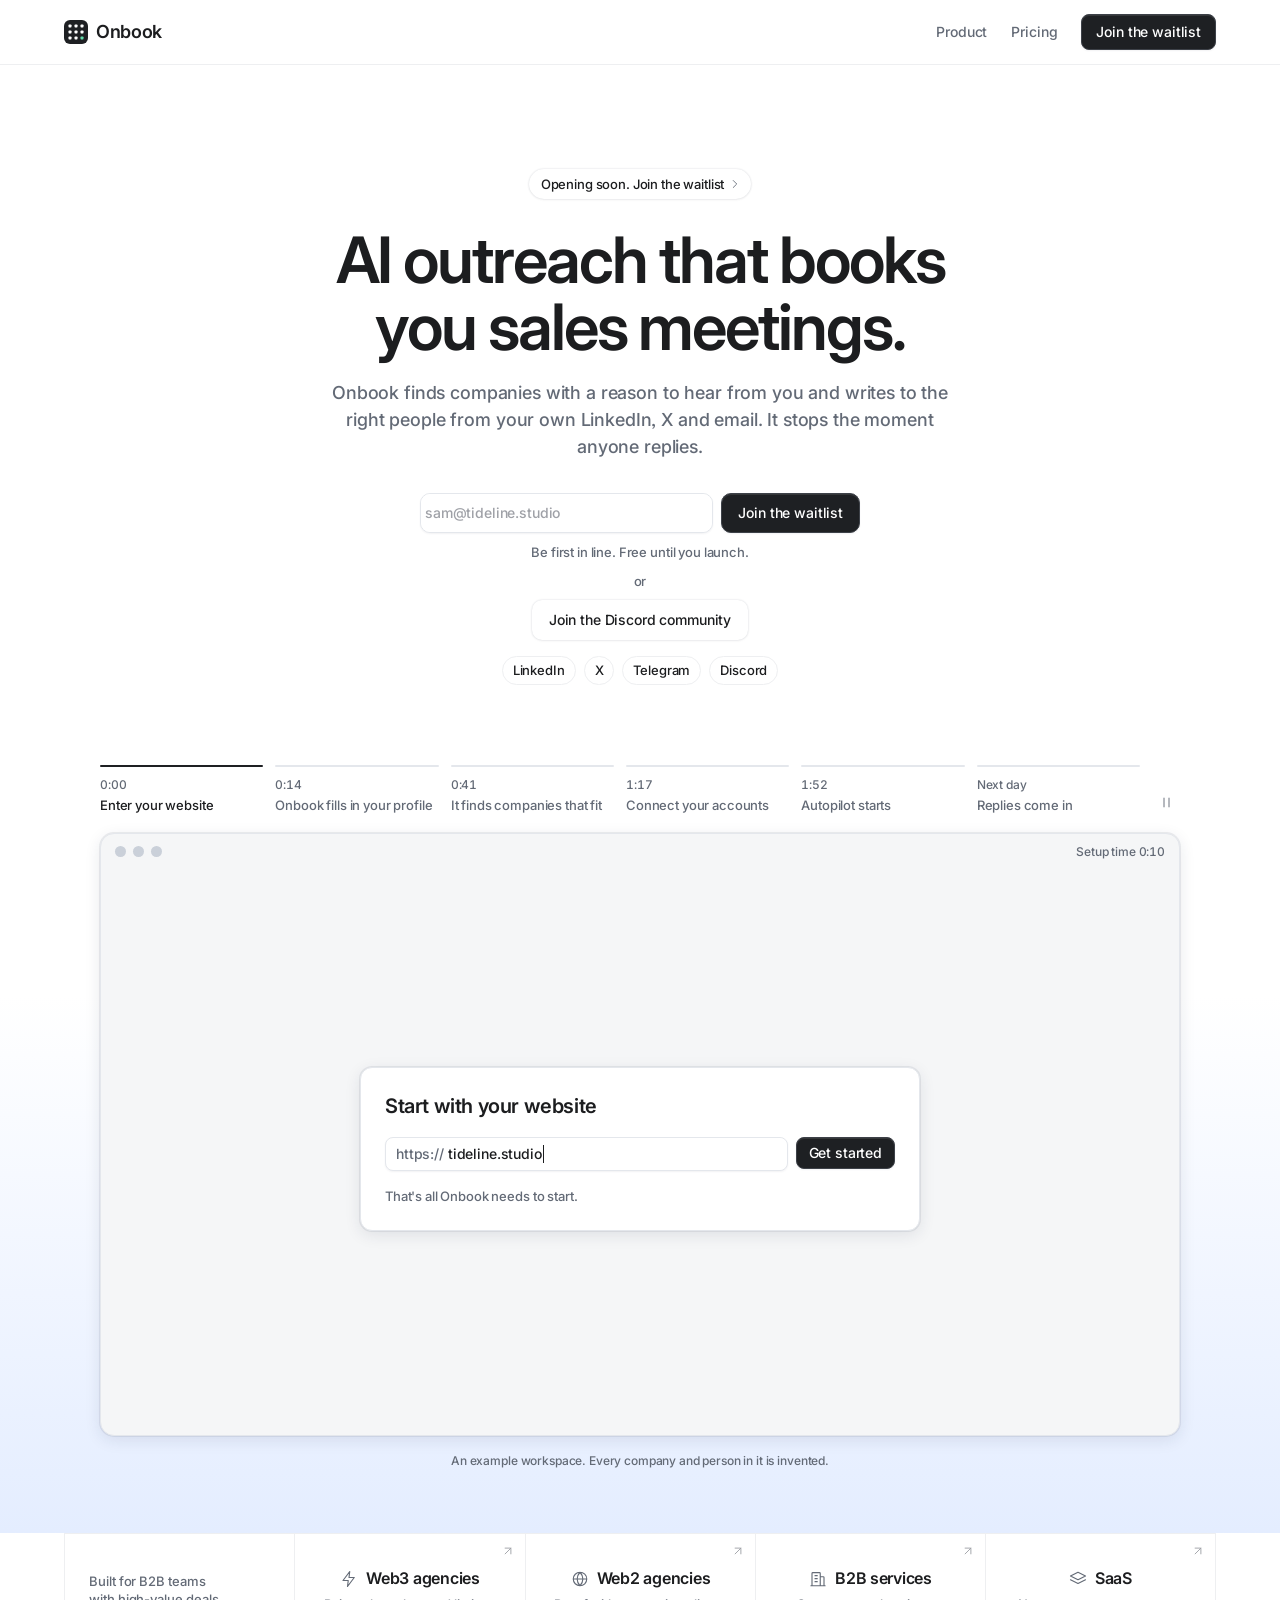
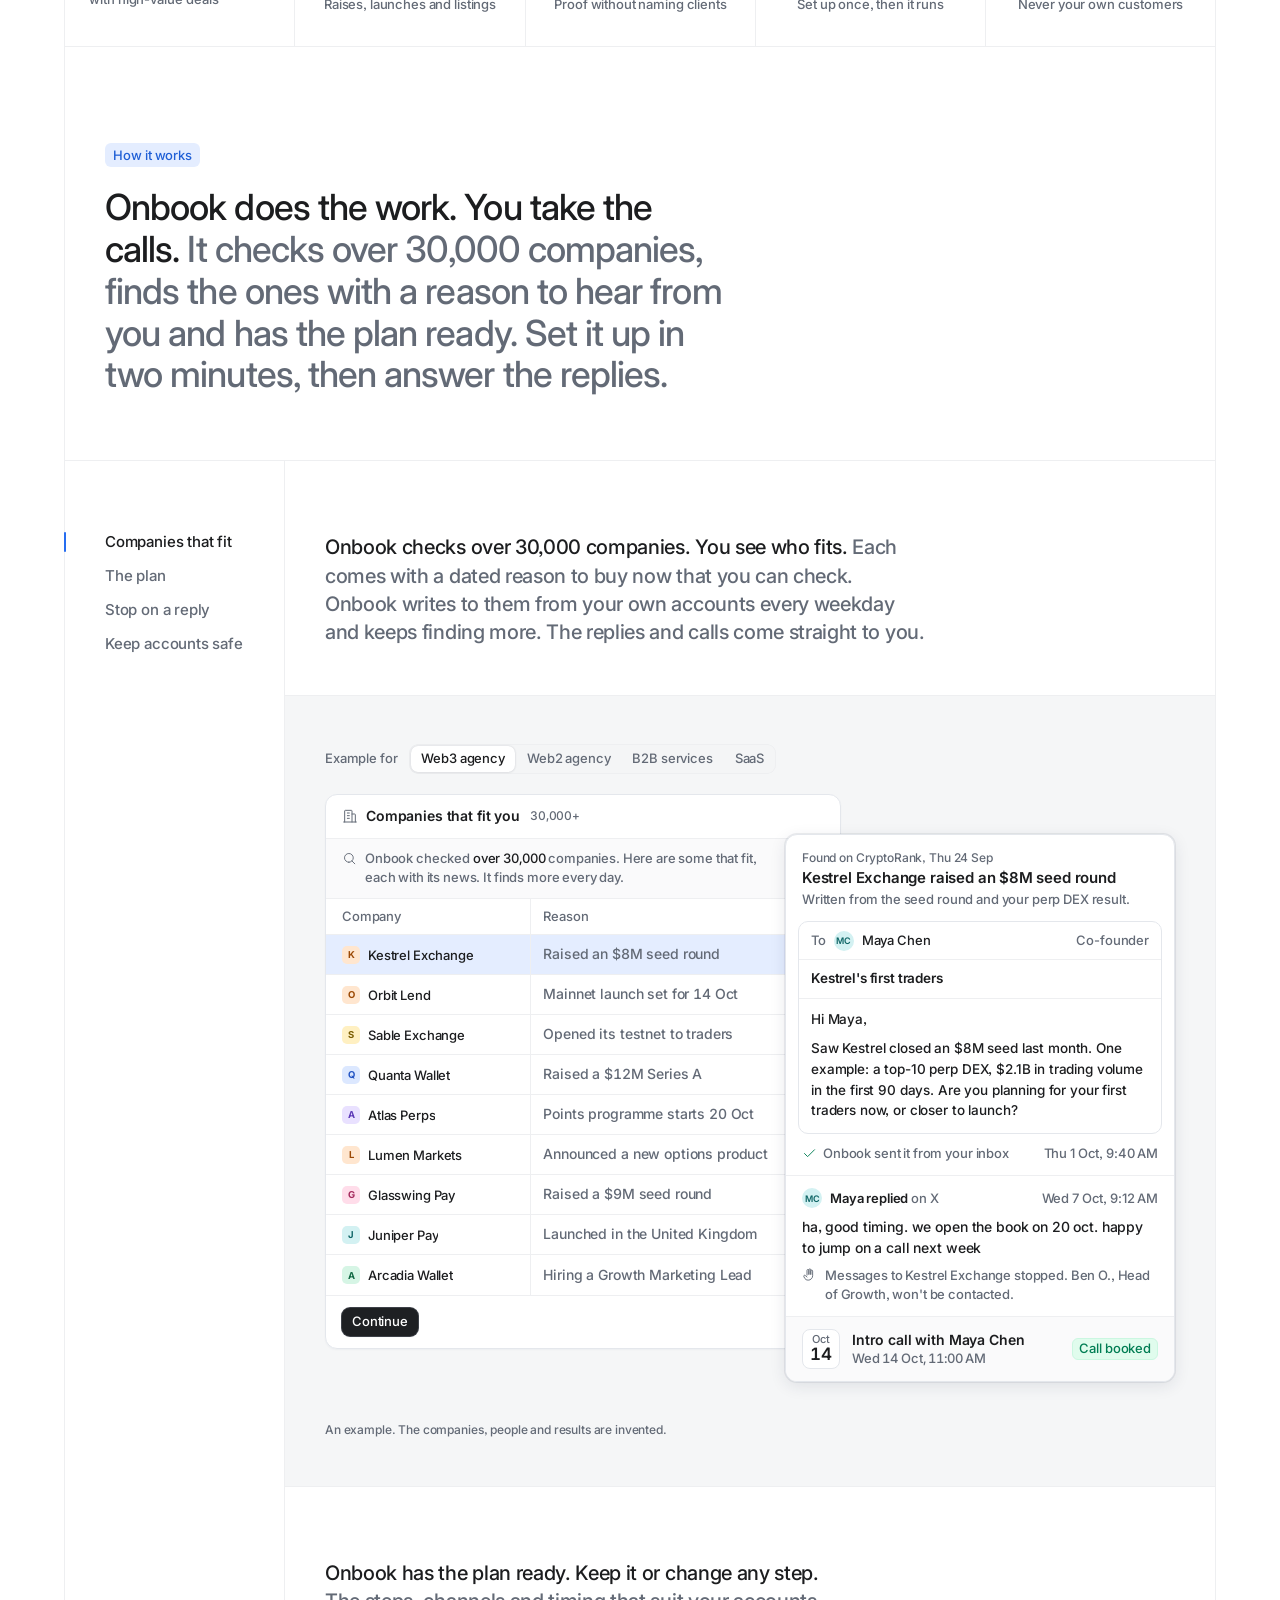
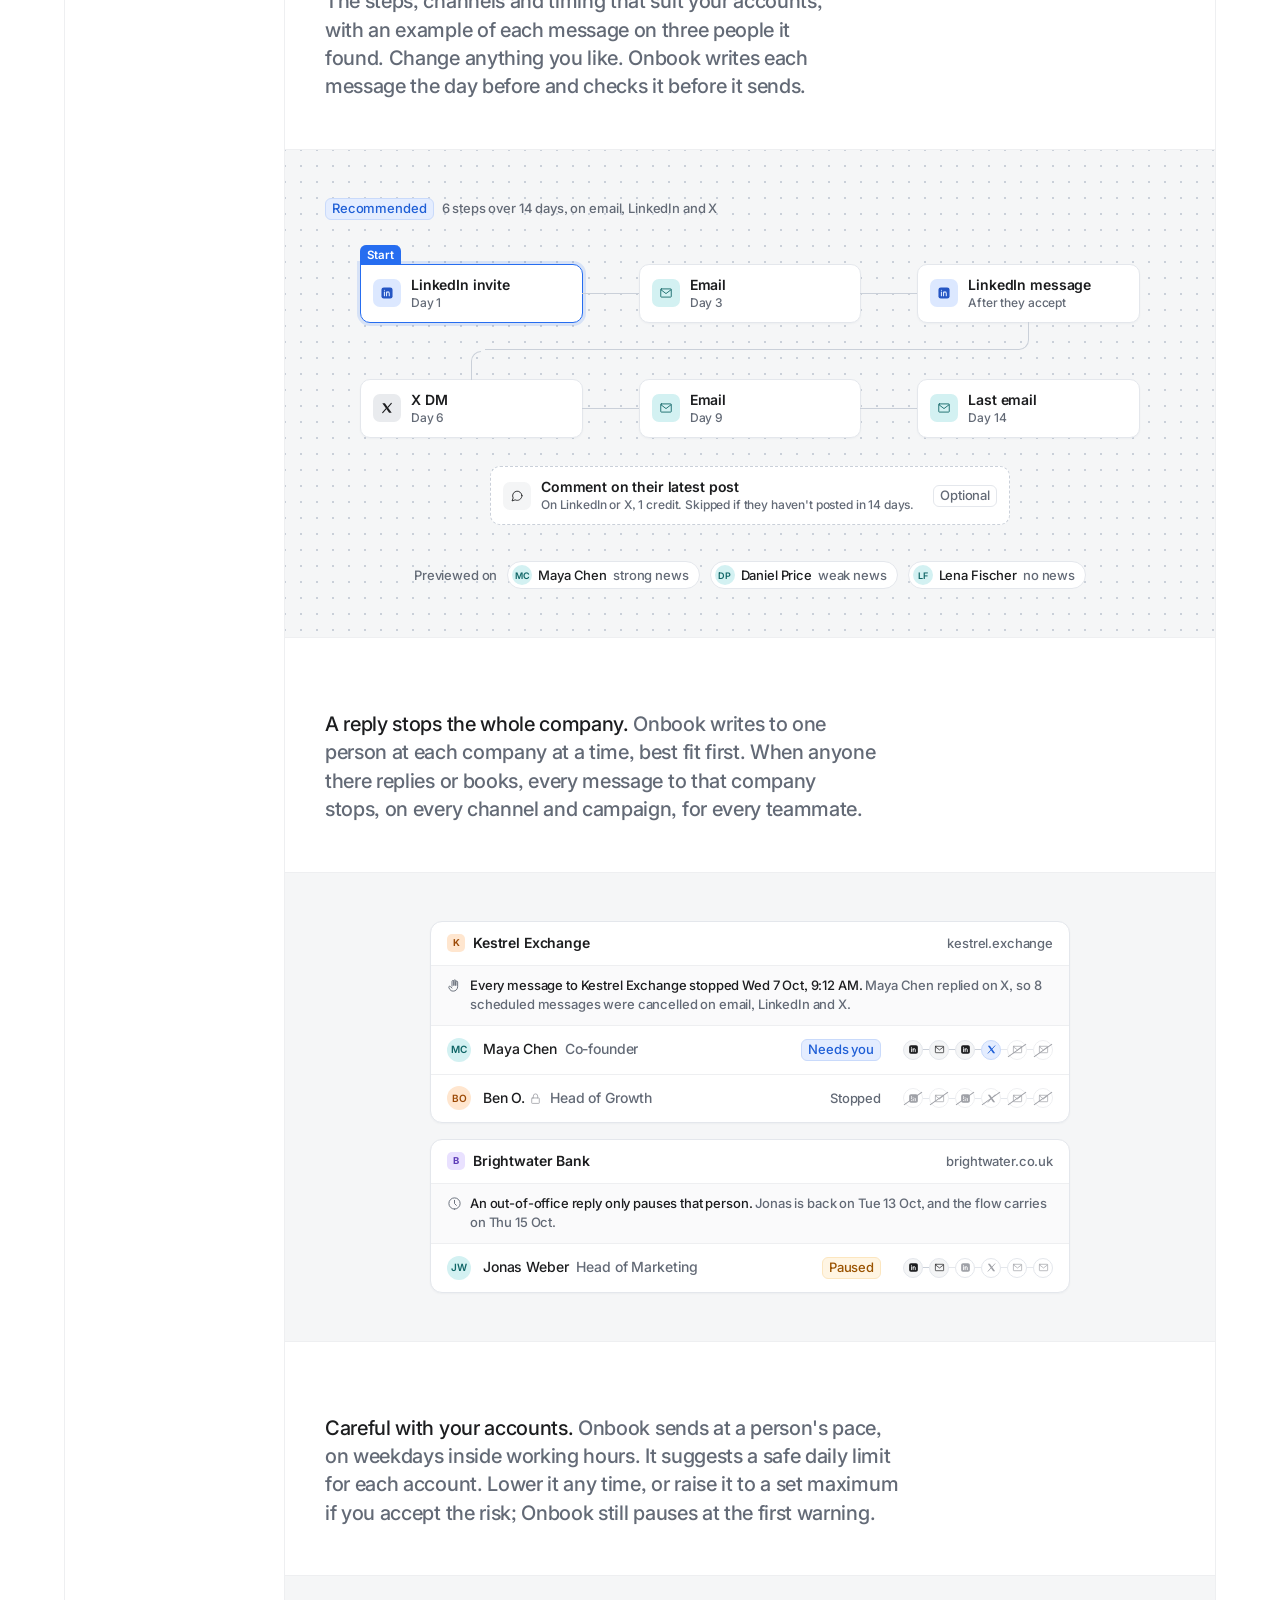
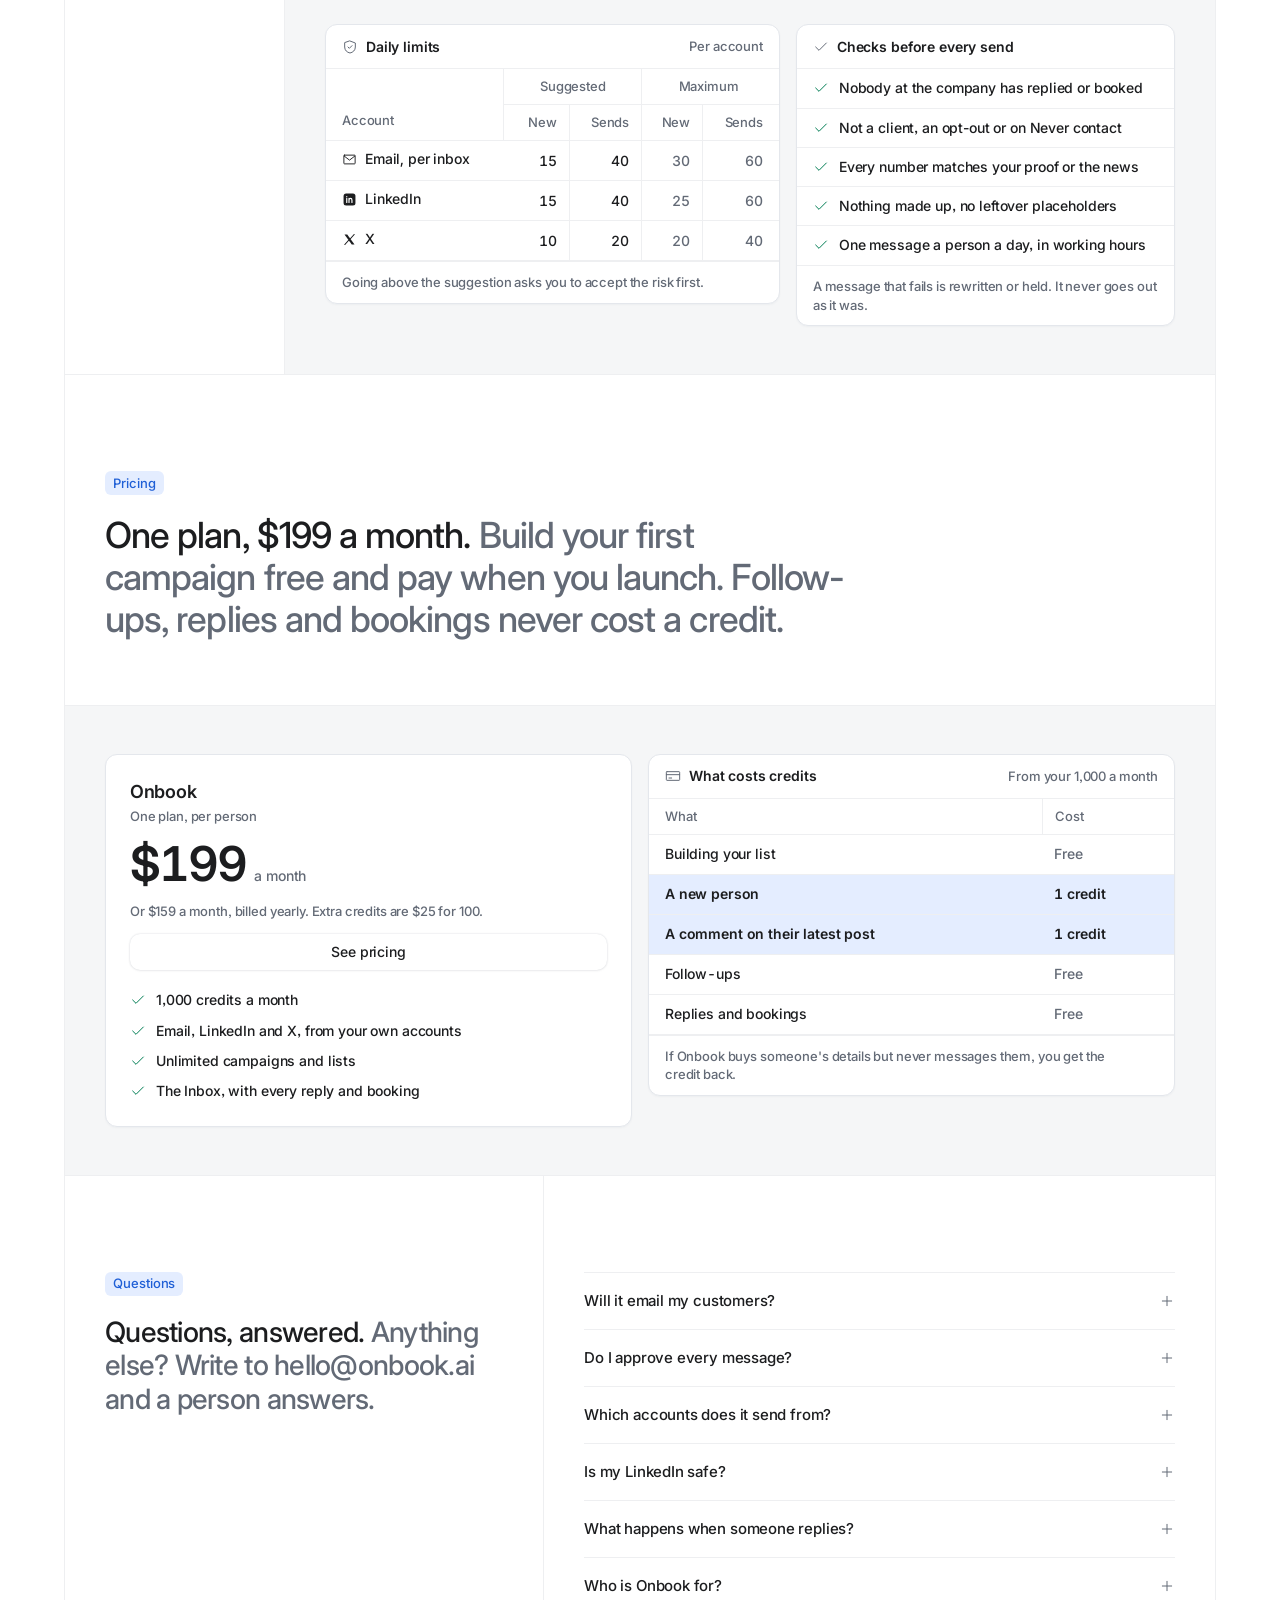
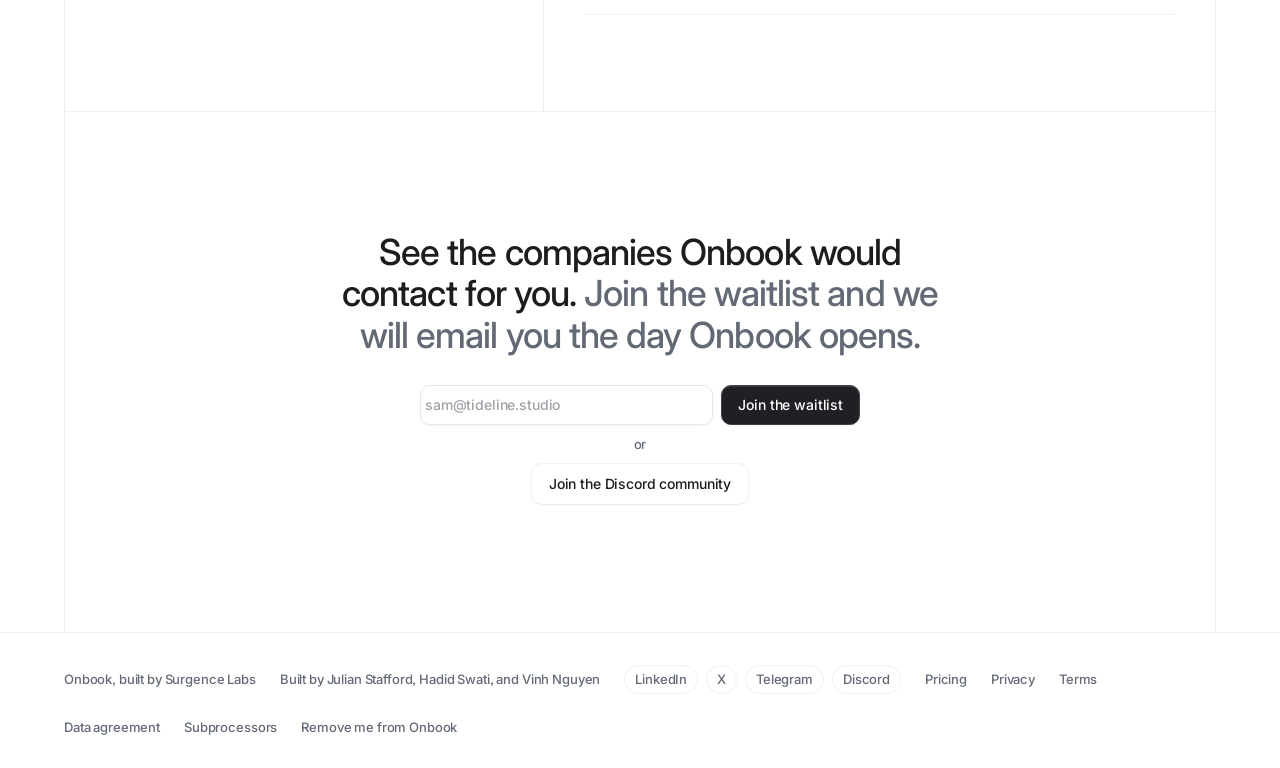
<file: app.html>
<!doctype html><html lang="en"><head>
<meta name="msvalidate.01" content="462027C423057E2F2347CBEED3F9E186" /><meta charset="utf-8"><meta name="robots" content="noindex"><meta name="viewport" content="width=device-width, initial-scale=1"><title>Onbook AI: AI outreach that books you sales meetings</title>
<link rel="icon" href="favicon.ico" sizes="any">
<link rel="icon" type="image/svg+xml" href="favicon.svg">
<link rel="icon" type="image/png" sizes="48x48" href="favicon-48.png">
<link rel="icon" type="image/png" sizes="192x192" href="icon-192.png">
<link rel="apple-touch-icon" href="apple-touch-icon.png">

<meta name="theme-color" content="#F5F6F7">
<script type="application/ld+json">{"@context":"https://schema.org","@graph":[{"@type":"WebSite","@id":"https://onbook.ai/#website","name":"Onbook AI","alternateName":["Onbook","On Book","onbook.ai"],"url":"https://onbook.ai/"},{"@type":"Organization","@id":"https://onbook.ai/#organization","name":"Onbook AI","alternateName":"Onbook","url":"https://onbook.ai/","logo":"https://onbook.ai/icon-192.png","description":"AI outreach that books you sales meetings, from your own LinkedIn, X and email.","sameAs":["https://www.linkedin.com/company/143996849","https://x.com/onbookai","https://t.me/onbookai","https://discord.gg/xK8ZRfzJMa"]},{"@type":"SoftwareApplication","name":"Onbook AI","applicationCategory":"BusinessApplication","operatingSystem":"Web","url":"https://onbook.ai/","description":"Onbook finds companies with a reason to hear from you and writes to the right people from your own LinkedIn, X and email, a few each weekday. It stops the moment anyone there replies.","publisher":{"@id":"https://onbook.ai/#organization"}}]}</script>
<meta name="description" content="Onbook finds companies with a reason to hear from you and writes to the right people from your own LinkedIn, X and email, a few each weekday. Join the waitlist.">
<!-- Link previews (brand book: design/brand/og/og-image.png, served from onbook.ai in production) -->
<meta property="og:type" content="website">
<meta property="og:site_name" content="Onbook AI">
<meta property="og:url" content="https://onbook.ai/">
<meta property="og:title" content="Onbook AI: AI outreach that books you sales meetings">
<meta property="og:description" content="Onbook finds companies with a reason to hear from you and writes to the right people from your own LinkedIn, X and email, a few each weekday. Join the waitlist.">
<meta property="og:image" content="https://onbook.ai/og-image.png">
<meta property="og:image:width" content="1200">
<meta property="og:image:height" content="630">
<meta property="og:image:alt" content="The Onbook logo and the headline: AI outreach that books you sales meetings.">
<meta name="twitter:card" content="summary_large_image">
<meta name="twitter:title" content="Onbook AI: AI outreach that books you sales meetings">
<meta name="twitter:description" content="Onbook finds companies with a reason to hear from you and writes to the right people from your own LinkedIn, X and email, a few each weekday. Join the waitlist.">
<meta name="twitter:image" content="https://onbook.ai/og-image.png">
<link rel="preconnect" href="https://fonts.googleapis.com">
<link rel="preconnect" href="https://fonts.gstatic.com" crossorigin>
<link rel="stylesheet" href="https://fonts.googleapis.com/css2?family=Inter:opsz,wght@14..32,400..700&display=swap">
<link rel="stylesheet" href="css/tokens.css">
<link rel="stylesheet" href="css/app.css">
<link rel="stylesheet" href="css/site.css">

<div id="app"></div>
<div id="overlay"></div>
<div class="toasts" id="toasts" aria-live="polite"></div>

<script>/* First-touch source for the waitlist: where the visit came from, kept in this browser only. */
try{if(!localStorage.getItem('ob_first')){var q=new URLSearchParams(location.search),o={};['ref','utm_source','utm_medium','utm_campaign','utm_content'].forEach(function(k){if(q.get(k))o[k]=q.get(k).slice(0,80)});o.referrer=(document.referrer||'').slice(0,200);o.landing=location.pathname+location.hash.slice(0,60);localStorage.setItem('ob_first',JSON.stringify(o))}}catch(e){}</script>
<script src="config.js"></script>
<script src="js/core.js"></script>
<script src="js/data.js"></script>
<script src="js/shells.js"></script>
<script src="js/screens/site.js"></script>
<script src="js/app.js"></script>
<!-- Cloudflare Web Analytics --><script defer src='https://static.cloudflareinsights.com/beacon.min.js' data-cf-beacon='{"token": "cf3f4f19c9f94883b380ad58aca3cc49"}'></script><!-- End Cloudflare Web Analytics -->
</file>
<file: css/tokens.css>
/* Onbook design v4 tokens: Attio's system. Light only.
   A white page on a cool grey window, near-black text, cool slate greys, hairline borders, small precise
   radii, Inter at weight 500. One near-black main button. Cobalt blue marks what is selected, focused or
   needs the user; soft coloured tags carry status. Onbook's mint is only the logo mark. */

:root {
  /* Window and surfaces */
  --window: #F5F6F7;         /* the app window behind the sidebar and the page panel */
  --paper: #FFFFFF;          /* the page itself */
  --surface: #FFFFFF;        /* cards, fields, menus, drawers, dialogs */
  --sunken: #F4F5F6;         /* tracks, skeletons, grey tags, quiet fills */
  --hover: #F4F5F6;          /* hover on buttons and menu items */
  --row-hover: #FAFAFB;      /* hover on table and list rows */
  --selected: #EAEBED;       /* the current nav item, the chosen filter */
  --line: #EEEFF1;           /* grid lines and dividers */
  --line-strong: #E4E7EC;    /* card, panel and field edges */
  --edge: #CAD0D9;           /* field edges on hover */

  /* Text */
  --text: #1C1D1F;           /* 16.9:1 on white */
  --text-2: #636A76;         /* metadata and secondary text: 5.5:1 on white */
  --muted: #9FA1A7;          /* placeholders and disabled only */

  /* The main action */
  --ink: #1E2023;
  --ink-hover: #33363B;
  --ink-edge: #3D4148;
  --on-ink: #FFFFFF;

  /* Cobalt: selected, focused, needs you, links */
  --accent: #266DF0;         /* focus rings, switches, checkboxes, selection edges */
  --accent-text: #1F5FD6;    /* blue words: 5.7:1 on white */
  --accent-soft: #E4EDFF;
  --accent-line: #C9DAFB;
  --on-accent: #FFFFFF;
  --needs-you: #266DF0;
  --focus: #266DF0;

  /* Status tags: soft fill, hairline edge, strong words */
  --green-bg: #E0FCED;  --green-line: #CBF7E1;  --green-text: #007D53;
  --blue-bg: #E4EDFF;   --blue-line: #C9DAFB;   --blue-text: #1F5FD6;
  --amber-bg: #FFF5E3;  --amber-line: #FCE6BF;  --amber-text: #9A5300;
  --red-bg: #FFEEEC;    --red-line: #FDD9D4;    --red-text: #B42F1A;
  --grey-bg: #F4F5F6;   --grey-line: #E4E7EC;   --grey-text: #50565F;
  --warning: #9A5300;
  --error: #B42F1A;
  --on-error: #FFFFFF;
  --success: #007D53;
  --dot-amber: #E69A1F;      /* paused and attention dots, meters near the limit */
  --dot-red: #E5484D;        /* error dots */
  --nav-hover: rgba(28, 40, 64, 0.05);
  --glass: rgba(255, 255, 255, 0.92); /* sticky bars that blur what scrolls under them */

  /* The Onbook mark (brand book T2): a near-black tile of nine days, the last one booked in mint */
  --brand-ink: #1E2023;
  --brand-day: #FFFFFF;
  --brand-mint: #62DAAA;
  --brand: #62DAAA;
  --on-brand: #12301F;

  /* Avatar and company tiles: soft fills with strong letters */
  --av-1-bg: #DCE8FF; --av-1-text: #2556C4;
  --av-2-bg: #D6F5E5; --av-2-text: #136B45;
  --av-3-bg: #FFE6CF; --av-3-text: #9C4A06;
  --av-4-bg: #E9E1FF; --av-4-text: #5E3BB8;
  --av-5-bg: #FFDDEA; --av-5-text: #A52C5E;
  --av-6-bg: #D3F1F2; --av-6-text: #0F6566;
  --av-7-bg: #FFF0C2; --av-7-text: #7A5C00;
  --av-8-bg: #E9EBEE; --av-8-text: #4A5059;

  /* Depth: blue-tinted and very light, as Attio does */
  --scrim: rgba(16, 24, 40, 0.28);
  --ring: 0 0 0 1px rgba(28, 40, 64, 0.10);
  --shadow-xs: 0 1px 2px rgba(28, 40, 64, 0.06);
  --shadow-btn: 0 1px 3px rgba(0, 0, 0, 0.04), 0 0 2px rgba(28, 40, 64, 0.18);
  --shadow-card: 0 1px 2px rgba(28, 40, 64, 0.04);
  --shadow-lift: 0 0 0 1px rgba(28, 40, 64, 0.08), 0 4px 16px rgba(28, 40, 64, 0.10);
  --shadow-overlay: 0 0 0 1px rgba(28, 40, 64, 0.08), 0 16px 48px rgba(28, 40, 64, 0.18);
  --knob: #FFFFFF;
  --knob-shadow: 0 1px 2px rgba(28, 40, 64, 0.25);

  /* Type: Inter everywhere; its display cut takes over at large sizes */
  --font-display: "Inter", ui-sans-serif, system-ui, -apple-system, "Segoe UI", sans-serif;
  --font-text: "Inter", ui-sans-serif, system-ui, -apple-system, "Segoe UI", sans-serif;
  --font-serif: "Inter", ui-sans-serif, system-ui, sans-serif; /* kept for old references; there is no serif in v4 */
  --fs-display: clamp(40px, 5.2vw, 64px);
  --fs-hero-sub: clamp(16px, 1.4vw, 18px);
  --fs-title: 24px;          /* a big title inside a page, such as Home's greeting or a record's name */
  --fs-bar: 15px;            /* the title in the page bar */
  --fs-heading: 15px;        /* section and card headings */
  --fs-sub: 15px;
  --fs-body: 14px;
  --fs-small: 13px;
  --fs-micro: 12px;

  /* Space: 4px base */
  --s1: 4px;  --s2: 8px;  --s3: 12px; --s4: 16px; --s5: 20px; --s6: 24px;
  --s8: 32px; --s10: 40px; --s12: 48px; --s16: 64px;
  --gutter: 32px;            /* page side padding inside the panel */

  /* Shape and size */
  --r-pill: 999px;
  --r-btn: 8px;
  --r-field: 8px;
  --r-card: 12px;
  --r-tag: 6px;
  --r-control: 4px;
  --control-m: 32px;
  --control-s: 28px;
  --rail: 240px;
  --page-max: 1200px;
  --read-max: 680px;
  --ease: cubic-bezier(.2, .7, .2, 1);

  color-scheme: light;
}

/* Touch screens get bigger targets */
@media (pointer: coarse) { :root { --control-m: 44px; --control-s: 40px; } }
</file>
<file: css/app.css>
/* Onbook design v4: base, components and shells, built on Attio's system. Light only.
   Tokens live in tokens.css. The app is a light grey window: a sidebar on the left and the page as a
   white panel with rounded corners. Inter at weight 500, 14px. Hairlines, small radii, soft coloured tags,
   one near-black main button, cobalt for what is selected, focused or needs the user. */

/* ---------- Base ---------- */
*, *::before, *::after { box-sizing: border-box; }
html, body { height: 100%; }
body {
  margin: 0;
  background: var(--paper);
  color: var(--text);
  font: 500 var(--fs-body)/1.45 var(--font-text);
  letter-spacing: -0.01em;
  font-feature-settings: "ss03";
  font-optical-sizing: auto;
  -webkit-font-smoothing: antialiased;
  text-rendering: optimizeLegibility;
}
h1, h2, h3, h4 { font-family: var(--font-display); font-weight: 600; margin: 0; text-wrap: balance; letter-spacing: -0.015em; color: var(--text); }
strong, b { font-weight: 600; }
p { margin: 0; }
ul, ol { margin: 0; padding: 0; list-style: none; }
a { color: inherit; text-decoration-thickness: 1px; text-underline-offset: 3px; text-decoration-color: var(--edge); }
a:hover { text-decoration-color: currentColor; }
button, input, select, textarea { font: inherit; letter-spacing: inherit; color: inherit; }
img, svg { max-width: 100%; }
hr { border: 0; border-top: 1px solid var(--line); margin: 0; }
table { font-variant-numeric: tabular-nums; }
:focus-visible { outline: 2px solid var(--focus); outline-offset: 2px; }
::selection { background: var(--accent-soft); color: var(--text); }
.sr-only { position: absolute; width: 1px; height: 1px; padding: 0; margin: -1px; overflow: hidden; clip: rect(0 0 0 0); white-space: nowrap; border: 0; }
.num { font-variant-numeric: tabular-nums; }
.nowrap { white-space: nowrap; }
.truncate { overflow: hidden; text-overflow: ellipsis; white-space: nowrap; min-width: 0; }

@media (prefers-reduced-motion: reduce) {
  *, *::before, *::after { animation-duration: 0.01ms !important; animation-iteration-count: 1 !important; transition-duration: 0.01ms !important; }
}

/* ---------- Type ---------- */
.t-display { font-family: var(--font-display); font-size: var(--fs-display); line-height: 1.04; font-weight: 600; letter-spacing: -0.03em; }
.t-title { font-family: var(--font-display); font-size: var(--fs-title); line-height: 1.25; font-weight: 600; letter-spacing: -0.02em; }
.t-heading { font-family: var(--font-display); font-size: var(--fs-heading); line-height: 1.4; font-weight: 600; letter-spacing: -0.01em; }
.t-sub { font-size: var(--fs-sub); line-height: 1.5; }
.t-body { font-size: var(--fs-body); }
.t-small { font-size: var(--fs-small); line-height: 1.45; }
.t-micro { font-size: var(--fs-micro); line-height: 1.4; letter-spacing: 0; }
.t-strong { font-weight: 600; }
.t-medium { font-weight: 500; }
.t-2 { color: var(--text-2); }
.t-ink { color: var(--text); }
.t-warn { color: var(--warning); }
.t-error { color: var(--error); }
.t-needs, .t-accent { color: var(--accent-text); }
/* What a prospect wrote: plain Inter at reading size (v4 has no serif) */
.t-quote { font-family: var(--font-text); font-size: 14px; line-height: 1.55; font-weight: 500; color: var(--text); }
.measure { max-width: var(--read-max); }
.prose { font-weight: 400; line-height: 1.6; }

/* ---------- Layout primitives ---------- */
.stack { display: flex; flex-direction: column; gap: var(--gap, var(--s4)); min-width: 0; }
.row { display: flex; align-items: center; gap: var(--gap, var(--s3)); min-width: 0; }
.row-top { align-items: flex-start; }
.row-base { align-items: baseline; }
.wrap { flex-wrap: wrap; }
.spacer { flex: 1 1 auto; }
.grow { flex: 1 1 0; min-width: 0; }
.gap-1 { --gap: var(--s1); } .gap-2 { --gap: var(--s2); } .gap-3 { --gap: var(--s3); } .gap-4 { --gap: var(--s4); }
.gap-5 { --gap: var(--s5); } .gap-6 { --gap: var(--s6); } .gap-8 { --gap: var(--s8); } .gap-10 { --gap: var(--s10); } .gap-12 { --gap: var(--s12); }
.grid-2 { display: grid; grid-template-columns: repeat(2, minmax(0, 1fr)); gap: var(--gap, var(--s4)); }
.grid-3 { display: grid; grid-template-columns: repeat(3, minmax(0, 1fr)); gap: var(--gap, var(--s4)); }
.split { display: grid; grid-template-columns: minmax(0, 1fr) minmax(280px, 340px); gap: var(--s8); align-items: start; }
@media (max-width: 960px) { .split { grid-template-columns: minmax(0, 1fr); } .grid-3 { grid-template-columns: repeat(2, minmax(0, 1fr)); } }
@media (max-width: 640px) { .grid-2, .grid-3 { grid-template-columns: minmax(0, 1fr); } }

/* ---------- Buttons: 32px, 8px corners; near-black for the one main action ---------- */
.btn {
  display: inline-flex; align-items: center; justify-content: center; gap: 6px;
  height: var(--control-m); padding: 0 12px;
  border-radius: var(--r-btn); border: 1px solid transparent;
  font: 500 var(--fs-body)/1 var(--font-text); letter-spacing: -0.01em; white-space: nowrap; cursor: pointer; text-decoration: none;
  transition: background-color .12s var(--ease), box-shadow .12s var(--ease), color .12s var(--ease);
  -webkit-tap-highlight-color: transparent;
}
.btn svg { flex: none; width: 16px; height: 16px; }
.btn-primary { background: var(--ink); border-color: var(--ink-edge); color: var(--on-ink); box-shadow: inset 0 1px 0 rgba(255, 255, 255, 0.10), var(--shadow-xs); }
.btn-primary:hover { background: var(--ink-hover); }
.btn-secondary { background: var(--surface); color: var(--text); box-shadow: var(--shadow-btn); }
.btn-secondary:hover { background: var(--hover); }
.btn-secondary svg, .btn-ghost svg { color: var(--text-2); }
.btn-ghost { background: transparent; color: var(--text-2); }
.btn-ghost:hover { background: var(--hover); color: var(--text); }
.btn-danger { background: var(--surface); color: var(--error); box-shadow: var(--shadow-btn); }
.btn-danger:hover { background: var(--red-bg); }
.btn-danger-solid { background: var(--error); border-color: var(--error); color: var(--on-error); }
.btn-sm { height: var(--control-s); padding: 0 10px; font-size: 13px; gap: 5px; }
.btn-sm svg { width: 15px; height: 15px; }
.btn-icon { width: var(--control-m); padding: 0; }
.btn-sm.btn-icon { width: var(--control-s); }
.btn-block { width: 100%; }
.btn[disabled], .btn[aria-disabled="true"] { background: var(--sunken); border-color: transparent; color: var(--muted); box-shadow: none; cursor: not-allowed; }
.btn.is-loading { position: relative; color: transparent !important; pointer-events: none; }
.btn.is-loading::after { content: ""; position: absolute; width: 14px; height: 14px; border-radius: 50%; border: 2px solid var(--on-ink); border-right-color: transparent; animation: spin .7s linear infinite; }
.btn-secondary.is-loading::after, .btn-ghost.is-loading::after { border-color: var(--text); border-right-color: transparent; }
.link-btn { background: none; border: 0; padding: 0; color: var(--text); font-weight: 500; text-decoration: underline; text-decoration-color: var(--edge); text-underline-offset: 3px; cursor: pointer; }
.link-btn:hover { text-decoration-color: currentColor; }
.link-accent { color: var(--accent-text); text-decoration: none; }
.link-accent:hover { text-decoration: underline; }
@keyframes spin { to { transform: rotate(360deg); } }

/* ---------- Fields ---------- */
.field { display: flex; flex-direction: column; gap: 6px; min-width: 0; }
.label { font-size: 13px; font-weight: 500; color: var(--text); }
.hint { font-size: var(--fs-small); color: var(--text-2); }
.field-error { font-size: var(--fs-small); color: var(--error); display: flex; gap: 6px; align-items: flex-start; }
.input, .select, .textarea {
  width: 100%; min-height: var(--control-m); padding: 0 10px;
  background: var(--surface); color: var(--text);
  border: 1px solid var(--line-strong); border-radius: var(--r-field);
  box-shadow: var(--shadow-xs);
  font: 500 var(--fs-body)/1.4 var(--font-text); letter-spacing: -0.01em;
  transition: border-color .12s var(--ease), box-shadow .12s var(--ease);
}
.textarea { padding: 8px 10px; min-height: 88px; resize: vertical; line-height: 1.55; }
.select { appearance: none; padding-right: 32px; background-image: linear-gradient(45deg, transparent 50%, var(--text-2) 50%), linear-gradient(135deg, var(--text-2) 50%, transparent 50%); background-position: calc(100% - 16px) 52%, calc(100% - 11px) 52%; background-size: 5px 5px; background-repeat: no-repeat; }
.input::placeholder, .textarea::placeholder { color: var(--muted); opacity: 1; }
.input:hover, .select:hover, .textarea:hover { border-color: var(--edge); }
.input:focus, .select:focus, .textarea:focus { outline: none; border-color: var(--accent); box-shadow: 0 0 0 3px color-mix(in srgb, var(--accent) 16%, transparent); }
.input[aria-invalid="true"], .textarea[aria-invalid="true"] { border-color: var(--error); box-shadow: 0 0 0 3px color-mix(in srgb, var(--error) 12%, transparent); }
.input-group { display: flex; align-items: stretch; border: 1px solid var(--line-strong); border-radius: var(--r-field); background: var(--surface); overflow: hidden; box-shadow: var(--shadow-xs); }
.input-group:hover { border-color: var(--edge); }
.input-group:focus-within { border-color: var(--accent); box-shadow: 0 0 0 3px color-mix(in srgb, var(--accent) 16%, transparent); }
.input-group .prefix { display: flex; align-items: center; padding: 0 0 0 10px; color: var(--text-2); font-size: var(--fs-body); }
.input-group .input { border: 0; box-shadow: none; padding-left: 4px; }
.input-group .input:focus { box-shadow: none; }
.input-search { padding-left: 32px; background-image: none; }
.search-wrap { position: relative; }
.search-wrap > svg { position: absolute; left: 10px; top: 50%; transform: translateY(-50%); color: var(--text-2); pointer-events: none; width: 15px; height: 15px; }
input[type="checkbox"], input[type="radio"] { accent-color: var(--accent); width: 15px; height: 15px; margin: 0; }
.check { display: flex; gap: 10px; align-items: flex-start; cursor: pointer; }
.check input { margin-top: 2px; flex: none; }
@media (max-width: 860px) { .input, .select, .textarea, .input-group .input { font-size: 16px; } }

/* Switch: cobalt when on */
.switch { flex: none; position: relative; width: 32px; height: 20px; border-radius: var(--r-pill); border: 0; background: var(--line-strong); cursor: pointer; padding: 0; transition: background-color .15s var(--ease); box-shadow: inset 0 0 0 1px rgba(28, 40, 64, 0.06); }
.switch::before { content: ""; position: absolute; inset: -12px -6px; } /* larger hit area */
.switch::after { content: ""; position: absolute; top: 2px; left: 2px; width: 16px; height: 16px; border-radius: 50%; background: var(--knob); box-shadow: var(--knob-shadow); transition: transform .15s var(--ease); }
.switch[aria-checked="true"] { background: var(--accent); box-shadow: none; }
.switch[aria-checked="true"]::after { transform: translateX(12px); }
.switch-row { display: flex; align-items: center; gap: var(--s3); min-height: var(--control-m); }
/* A choice in a dialog, such as a credit pack: the chosen one gets the cobalt edge */
.pack-opt { padding: 12px 14px; border: 1px solid var(--line-strong); border-radius: 10px; align-items: center; }
.pack-opt.is-on { border-color: var(--accent); box-shadow: 0 0 0 3px color-mix(in srgb, var(--accent) 14%, transparent); }

/* Segmented control */
.seg { display: inline-flex; padding: 2px; gap: 2px; background: var(--sunken); border-radius: 9px; max-width: 100%; overflow-x: auto; box-shadow: inset 0 0 0 1px var(--line); }
.seg button { height: 26px; padding: 0 10px; border-radius: 7px; border: 0; background: transparent; color: var(--text-2); font-weight: 500; font-size: 13px; cursor: pointer; white-space: nowrap; }
.seg button:hover { color: var(--text); }
.seg button[aria-pressed="true"] { background: var(--surface); color: var(--text); box-shadow: var(--shadow-btn); }

/* Selectable chips: chosen ones are grey tokens with a tick; the others are plain text with a plus */
.chips { display: flex; flex-wrap: wrap; gap: 4px 6px; }
.chip { display: inline-flex; align-items: center; gap: 5px; min-height: 28px; padding: 0 9px 0 7px; border-radius: 7px; border: 1px solid transparent; background: transparent; color: var(--text-2); font-size: 13px; font-weight: 500; cursor: pointer; }
.chip svg { width: 14px; height: 14px; flex: none; }
.chip:hover { background: var(--hover); color: var(--text); }
.chip[aria-pressed="true"] { background: var(--grey-bg); border-color: var(--grey-line); color: var(--text); }
.chip[aria-pressed="true"]:hover { background: var(--selected); }
.chip .chip-x { display: inline-grid; place-items: center; width: 20px; height: 20px; margin-right: -6px; border-radius: 5px; border: 0; background: transparent; color: var(--text-2); cursor: pointer; }
.chip .chip-x:hover { background: var(--hover); color: var(--text); }
.chip-add { border: 1px dashed var(--line-strong); color: var(--text-2); background: transparent; }
@media (pointer: coarse) { .chip { min-height: 38px; } }

/* Status tags: Attio's soft fill, hairline edge and strong words */
.tag { display: inline-flex; align-items: center; gap: 5px; height: 22px; padding: 0 6px; border-radius: var(--r-tag); border: 1px solid transparent; font-size: 13px; font-weight: 500; white-space: nowrap; line-height: 1; vertical-align: middle; letter-spacing: -0.01em; }
.tag-green, .tag-live { background: var(--green-bg); border-color: var(--green-line); color: var(--green-text); }
.tag-blue, .tag-needs { background: var(--blue-bg); border-color: var(--blue-line); color: var(--blue-text); }
.tag-amber, .tag-warn { background: var(--amber-bg); border-color: var(--amber-line); color: var(--amber-text); }
.tag-red, .tag-error { background: var(--red-bg); border-color: var(--red-line); color: var(--red-text); }
.tag-grey, .tag-progress { background: var(--grey-bg); border-color: var(--grey-line); color: var(--grey-text); }
.tag-outline { background: transparent; border-color: var(--line-strong); color: var(--text-2); }
.tag-quiet { background: transparent; color: var(--text-2); padding: 0; border: 0; }
.tag-plain { padding: 0; height: auto; border: 0; color: var(--text); }
.tag-match { border: 1px dashed var(--edge); color: var(--text-2); }
.tag .dot { width: 6px; height: 6px; }
.dot { width: 7px; height: 7px; border-radius: 50%; flex: none; display: inline-block; background: currentColor; }
.dot-needs { background: var(--needs-you); }
.dot-live, .dot-green { background: var(--success); }
.dot-warn { background: var(--dot-amber); }
.dot-error { background: var(--dot-red); }
.dot-ink { background: var(--text-2); }
.dot-quiet { background: var(--muted); }
.count { font-variant-numeric: tabular-nums; font-weight: 500; font-size: 12px; display: inline-flex; align-items: center; gap: 6px; color: var(--text-2); }

/* Cards: white, a hairline edge and 12px corners. Widgets on Home and grouped panels; never around a list or table */
.card { background: var(--surface); border: 1px solid var(--line-strong); border-radius: var(--r-card); padding: var(--s5); min-width: 0; box-shadow: var(--shadow-card); }
.card-tight { padding: var(--s4); }
.card-flush { padding: 0; overflow: hidden; }
.card-head { display: flex; align-items: center; gap: var(--s2); min-height: 44px; padding: 10px var(--s4); border-bottom: 1px solid var(--line); }
.card-head h2, .card-head h3, .card-head .t-heading { font-size: 14px; font-weight: 600; letter-spacing: -0.01em; }
.card-head svg { width: 16px; height: 16px; color: var(--text-2); flex: none; }
.card-head a, .card-head .link { margin-left: auto; font-size: 13px; color: var(--text-2); text-decoration: none; }
.card-head a:hover { color: var(--text); }
.card-body { padding: var(--s4); }
.section { display: flex; flex-direction: column; gap: var(--s3); min-width: 0; }
.section-head { display: flex; align-items: center; gap: var(--s3); flex-wrap: wrap; min-height: 28px; }
.section-head .t-heading, .section-head h2 { font-size: var(--fs-heading); }
.section-head a, .section-head .link { font-size: 13px; color: var(--text-2); text-decoration: none; margin-left: auto; }
.section-head a:hover { color: var(--text); }
.rule-list > * + * { border-top: 1px solid var(--line); }
.kv { display: grid; grid-template-columns: max-content minmax(0, 1fr); gap: var(--s2) var(--s6); font-size: 14px; }
.kv dt { color: var(--text-2); }
.kv dd { margin: 0; }

/* Notices: a soft tinted strip with a coloured icon */
.notice { display: flex; gap: 10px; align-items: flex-start; padding: 10px 14px; border-radius: 10px; border: 1px solid var(--line-strong); background: var(--sunken); }
.notice > svg { flex: none; margin-top: 1px; width: 17px; height: 17px; color: var(--text-2); }
.notice-warn { background: var(--amber-bg); border-color: var(--amber-line); }
.notice-warn > svg { color: var(--amber-text); }
.notice-error { background: var(--red-bg); border-color: var(--red-line); }
.notice-error > svg { color: var(--red-text); }
.notice-needs { background: var(--blue-bg); border-color: var(--blue-line); }
.notice-needs > svg { color: var(--blue-text); }
.notice .notice-body { flex: 1; min-width: 0; display: flex; flex-direction: column; gap: 1px; }
.notice .notice-body .t-2 { color: var(--text-2); }
.notice .notice-actions { display: flex; gap: var(--s2); flex-wrap: wrap; align-items: center; }
@media (max-width: 640px) { .notice { flex-wrap: wrap; } .notice .notice-actions { width: 100%; } }

/* Tables: 36px header, 40px rows, hairlines. Add .table-grid for Attio's column lines and .table-bleed to run edge to edge */
.table-wrap { overflow-x: auto; -webkit-overflow-scrolling: touch; min-width: 0; }
.table { width: 100%; border-collapse: separate; border-spacing: 0; font-size: 14px; }
.table th { height: 36px; text-align: left; font-weight: 500; font-size: 13px; color: var(--text-2); padding: 0 12px; border-bottom: 1px solid var(--line); white-space: nowrap; background: var(--paper); }
.table td { height: 40px; padding: 6px 12px; border-bottom: 1px solid var(--line); vertical-align: middle; }
.table-grid th + th, .table-grid td + td { border-left: 1px solid var(--line); }
.table tr.is-link { cursor: pointer; }
.table tr.is-link:hover td { background: var(--row-hover); }
.table tr.is-selected td { background: var(--accent-soft); }
.table .col-num { text-align: right; }
.table td:first-child, .table th:first-child { padding-left: 0; }
.table td:last-child, .table th:last-child { padding-right: 0; }
.table-grid td:first-child, .table-grid th:first-child { padding-left: 12px; }
.table-grid td:last-child, .table-grid th:last-child { padding-right: 12px; }
.table-bleed { margin-left: calc(-1 * var(--gutter)); margin-right: calc(-1 * var(--gutter)); }
.table-bleed .table th:first-child, .table-bleed .table td:first-child { padding-left: var(--gutter); }
.table-bleed .table th:last-child, .table-bleed .table td:last-child { padding-right: var(--gutter); }
.table-bleed .table thead th { border-top: 1px solid var(--line); }
.table .cell-main { font-weight: 500; color: var(--text); }
.table .cell-sub { font-size: 13px; color: var(--text-2); }
@media (max-width: 720px) {
  .table-stack thead { display: none; }
  .table-stack, .table-stack tbody, .table-stack tr, .table-stack td { display: block; width: 100%; }
  .table-stack tr { padding: 12px 0; border-bottom: 1px solid var(--line); }
  .table-stack td { border: 0 !important; padding: 2px 0 !important; height: auto; }
  .table-bleed .table-stack tr { padding-left: var(--gutter); padding-right: var(--gutter); }
  .table-stack td[data-label]::before { content: attr(data-label) ": "; color: var(--text-2); font-size: var(--fs-small); }
  .table-stack td.hide-sm { display: none; }
}
.pager { display: flex; align-items: center; gap: var(--s2); flex-wrap: wrap; font-size: 13px; color: var(--text-2); }
.pager .pages { display: flex; gap: 2px; }
.pager .pages button { min-width: 28px; height: 28px; border-radius: 7px; border: 0; background: none; cursor: pointer; font-variant-numeric: tabular-nums; color: var(--text-2); font-size: 13px; }
.pager .pages button:hover { background: var(--hover); color: var(--text); }
.pager .pages button[aria-current="page"] { background: var(--selected); color: var(--text); font-weight: 600; }

/* Tabs: grey words, the current one dark with a dark underline */
.tabs { position: relative; display: flex; gap: var(--s5); border-bottom: 1px solid var(--line); overflow-x: auto; scrollbar-width: none; }
.tabs::-webkit-scrollbar { display: none; }
.tab { display: inline-flex; align-items: center; gap: 6px; height: 40px; padding: 0; color: var(--text-2); font-weight: 500; font-size: 14px; text-decoration: none; border-bottom: 2px solid transparent; margin-bottom: -1px; white-space: nowrap; background: none; border-top: 0; border-left: 0; border-right: 0; cursor: pointer; }
.tab:hover { color: var(--text); }
.tab[aria-current="page"], .tab[aria-selected="true"] { color: var(--text); border-bottom-color: var(--text); }
.tab .num, .tab .t-2 { color: var(--muted) !important; font-weight: 500; }

/* View filters: grey words; the chosen one sits on a grey fill */
.filters { display: flex; gap: 2px; flex-wrap: wrap; position: relative; } /* positioned so hidden screen-reader text can't widen the page */
.filter { display: inline-flex; align-items: center; gap: 6px; height: 28px; padding: 0 9px; border-radius: 7px; border: 0; background: transparent; color: var(--text-2); font-size: 13.5px; font-weight: 500; cursor: pointer; white-space: nowrap; }
.filter:hover { background: var(--hover); color: var(--text); }
.filter[aria-pressed="true"] { background: var(--selected); color: var(--text); }
.filter .num { color: var(--muted); font-weight: 500; }

/* Meters */
.meter { height: 4px; border-radius: var(--r-pill); background: var(--line); overflow: hidden; }
.meter > span { display: block; height: 100%; background: var(--text); border-radius: inherit; }
.meter.is-warn > span { background: var(--dot-amber); }
.meter-lg { height: 6px; }

/* Avatars and company tiles: soft colour per name, as Attio shows people without photos */
.avatar { display: inline-grid; place-items: center; width: 24px; height: 24px; flex: none; border-radius: 50%; background: var(--av-8-bg); color: var(--av-8-text); font-size: 10px; font-weight: 600; letter-spacing: 0; }
.avatar-sm { width: 20px; height: 20px; font-size: 9px; }
.avatar-lg { width: 36px; height: 36px; font-size: 13px; }
.co-mark { display: inline-grid; place-items: center; width: 22px; height: 22px; flex: none; border-radius: 6px; background: var(--av-8-bg); color: var(--av-8-text); font-family: var(--font-display); font-size: 11px; font-weight: 700; letter-spacing: 0; }
.co-mark-sm { width: 18px; height: 18px; border-radius: 5px; font-size: 9.5px; }
.av-1 { background: var(--av-1-bg); color: var(--av-1-text); } .av-2 { background: var(--av-2-bg); color: var(--av-2-text); }
.av-3 { background: var(--av-3-bg); color: var(--av-3-text); } .av-4 { background: var(--av-4-bg); color: var(--av-4-text); }
.av-5 { background: var(--av-5-bg); color: var(--av-5-text); } .av-6 { background: var(--av-6-bg); color: var(--av-6-text); }
.av-7 { background: var(--av-7-bg); color: var(--av-7-text); } .av-8 { background: var(--av-8-bg); color: var(--av-8-text); }
/* A record chip: tile plus name, used in table cells */
.rec { display: inline-flex; align-items: center; gap: 8px; min-width: 0; max-width: 100%; color: var(--text); text-decoration: none; }
.rec > span:last-child { overflow: hidden; text-overflow: ellipsis; white-space: nowrap; }
a.rec:hover > span:last-child { text-decoration: underline; text-decoration-color: var(--edge); text-underline-offset: 3px; }

/* Masked name: a lock plus words for screen readers */
.masked { display: inline-flex; align-items: center; gap: 4px; }
.masked svg { color: var(--muted); flex: none; width: 13px; height: 13px; }

/* Channel glyphs (provider marks in the text colour) */
.ch { display: inline-grid; place-items: center; flex: none; color: var(--text-2); }
.ch-badge { display: inline-flex; align-items: center; gap: 6px; font-size: var(--fs-small); color: var(--text-2); }

/* Flow strip: one small glyph per step */
.strip { display: inline-flex; align-items: center; gap: 0; }
.strip .sn { display: inline-grid; place-items: center; width: 20px; height: 20px; border-radius: 50%; border: 1px solid var(--line-strong); color: var(--muted); background: var(--surface); flex: none; }
.strip .sn svg { width: 11px; height: 11px; }
.strip .sl { width: 6px; height: 1px; background: var(--line-strong); flex: none; }
.strip .sn.done { background: var(--sunken); border-color: var(--grey-line); color: var(--text); }
.strip .sn.next { border-color: var(--text); color: var(--text); }
.strip .sn.skip { border-style: dashed; color: var(--muted); background: transparent; }
.strip .sn.stopped { position: relative; color: var(--muted); border-color: var(--line); background: transparent; }
.strip .sn.stopped::after { content: ""; position: absolute; left: -2px; right: -2px; top: 50%; height: 1px; background: var(--muted); transform: rotate(-35deg); }
.strip .sn.replied { background: var(--blue-bg); border-color: var(--blue-line); color: var(--blue-text); }
.strip .sl.done { background: var(--edge); }
/* Letters inside provider marks take the colour of what sits behind them */
.strip .sn { --mark-cut: var(--surface); }
.strip .sn.done { --mark-cut: var(--sunken); }
.strip .sn.replied { --mark-cut: var(--blue-bg); }
.strip .sn.skip, .strip .sn.stopped { --mark-cut: var(--paper); }
.track-node { --mark-cut: var(--surface); }

/* Flow track (builder) */
.track { display: flex; flex-direction: column; }
.track-step { display: grid; grid-template-columns: 36px minmax(0, 1fr); column-gap: var(--s4); }
.track-rail { display: flex; flex-direction: column; align-items: center; }
.track-node { width: 36px; height: 36px; border-radius: 10px; display: grid; place-items: center; background: var(--surface); border: 1px solid var(--line-strong); color: var(--text); flex: none; box-shadow: var(--shadow-xs); }
.track-step.is-open .track-node { border-color: var(--accent); box-shadow: 0 0 0 3px color-mix(in srgb, var(--accent) 16%, transparent); }
.track-line { flex: 1; width: 1px; background: var(--line-strong); min-height: 14px; }
.track-wait { display: grid; grid-template-columns: 36px minmax(0, 1fr); column-gap: var(--s4); }
.track-wait .track-rail { min-height: 36px; }
.track-wait .wait-label { align-self: center; font-size: var(--fs-small); color: var(--text-2); display: flex; align-items: center; gap: 6px; }
.track-body { padding: 7px 0 var(--s4); min-width: 0; }

/* Week strip of booked calls */
.week { display: grid; grid-template-columns: repeat(7, minmax(0, 1fr)); gap: 2px; text-align: center; }
.week .wd { font-size: 11px; color: var(--text-2); letter-spacing: 0; }
.week .day { justify-self: center; width: 30px; height: 30px; border-radius: 8px; display: grid; place-items: center; font-variant-numeric: tabular-nums; font-weight: 500; font-size: 13px; color: var(--text); border: 1px solid transparent; background: none; }
.week .day.booked { background: var(--green-bg); border-color: var(--green-line); color: var(--green-text); font-weight: 600; }
.week .day.today { border-color: var(--text); }
.week .day.booked.today { border-color: var(--green-text); }
.week .day.weekend { color: var(--muted); }

/* Empty states */
.empty { display: flex; flex-direction: column; gap: var(--s2); align-items: flex-start; padding: var(--s8) 0; max-width: 440px; }
.empty .empty-icon { width: 32px; height: 32px; border-radius: 8px; display: grid; place-items: center; background: var(--sunken); border: 1px solid var(--line); color: var(--text-2); margin-bottom: 4px; }
.empty .empty-icon svg { width: 17px; height: 17px; }

/* Skeletons */
.sk { display: block; background: var(--sunken); border-radius: var(--r-tag); height: 12px; position: relative; overflow: hidden; }
.sk::after { content: ""; position: absolute; inset: 0; transform: translateX(-100%); background: linear-gradient(90deg, transparent, rgba(255, 255, 255, 0.7), transparent); animation: shimmer 1.6s infinite; }
@keyframes shimmer { to { transform: translateX(100%); } }

/* Keyboard hints */
.kbd { display: inline-grid; place-items: center; min-width: 18px; height: 18px; padding: 0 4px; border-radius: 4px; border: 1px solid var(--line-strong); background: var(--sunken); font: 500 11px/1 var(--font-text); letter-spacing: 0; color: var(--text-2); }

/* Progress steps */
.ticks { display: flex; flex-direction: column; gap: var(--s3); }
.tick { display: flex; gap: var(--s3); align-items: center; font-size: 14px; color: var(--text-2); }
.tick .tick-mark { width: 18px; height: 18px; border-radius: 50%; display: grid; place-items: center; border: 1px solid var(--line-strong); flex: none; }
.tick .tick-mark svg { width: 11px; height: 11px; }
.tick.is-done { color: var(--text); }
.tick.is-done .tick-mark { background: var(--ink); border-color: var(--ink); color: var(--on-ink); }
.tick.is-now { color: var(--text); }
.tick.is-now .tick-mark { border-color: var(--accent); border-right-color: transparent; animation: spin 1s linear infinite; }

/* ---------- Overlays ---------- */
#overlay:empty { display: none; }
.scrim { position: fixed; inset: 0; background: var(--scrim); z-index: 80; animation: fade .15s var(--ease); }
.dialog { position: fixed; z-index: 90; left: 50%; top: 50%; transform: translate(-50%, -50%); width: min(500px, calc(100vw - 32px)); max-height: calc(100dvh - 48px); overflow: auto; background: var(--surface); border-radius: 14px; box-shadow: var(--shadow-overlay); padding: var(--s5); display: flex; flex-direction: column; gap: var(--s4); animation: pop .16s var(--ease); }
.dialog-wide { width: min(720px, calc(100vw - 32px)); }
.dialog-head { display: flex; align-items: flex-start; gap: var(--s3); }
.dialog-head h2 { font-size: 16px; line-height: 1.35; flex: 1; }
.dialog-actions { display: flex; gap: var(--s2); justify-content: flex-end; flex-wrap: wrap; padding-top: var(--s2); }
.drawer { position: fixed; z-index: 90; top: 8px; right: 8px; bottom: 8px; width: min(520px, calc(100vw - 16px)); background: var(--surface); border-radius: 12px; box-shadow: var(--shadow-overlay); display: flex; flex-direction: column; overflow: hidden; animation: slide .2s var(--ease); }
.drawer-head { display: flex; align-items: flex-start; gap: var(--s3); padding: calc(var(--s4) + env(safe-area-inset-top, 0px)) var(--s5) var(--s4); border-bottom: 1px solid var(--line); }
.drawer-head h2 { font-size: 16px; flex: 1; min-width: 0; }
.drawer-body { flex: 1; overflow: auto; padding: var(--s5); display: flex; flex-direction: column; gap: var(--s6); }
.drawer-foot { padding: var(--s3) var(--s5) calc(var(--s3) + env(safe-area-inset-bottom, 0px)); border-top: 1px solid var(--line); display: flex; gap: var(--s2); justify-content: flex-end; flex-wrap: wrap; }
.menu { position: fixed; z-index: 95; min-width: 200px; max-width: calc(100vw - 32px); background: var(--surface); border-radius: 10px; box-shadow: var(--shadow-lift); padding: 4px; display: flex; flex-direction: column; animation: pop .12s var(--ease); }
.menu-item { display: flex; align-items: center; gap: 8px; min-height: 30px; padding: 0 8px; border-radius: 6px; border: 0; background: none; text-align: left; font-size: 14px; font-weight: 500; cursor: pointer; color: var(--text); width: 100%; }
.menu-item svg { width: 15px; height: 15px; color: var(--text-2); }
.menu-item:hover, .menu-item:focus-visible { background: var(--hover); outline: none; }
.menu-item.danger, .menu-item.danger svg { color: var(--error); }
.menu-item .menu-hint { margin-left: auto; color: var(--muted); font-size: 12px; }
.menu-sep { height: 1px; background: var(--line); margin: 4px 2px; }
.toasts { position: fixed; z-index: 100; left: 50%; bottom: calc(24px + env(safe-area-inset-bottom, 0px)); transform: translateX(-50%); display: flex; flex-direction: column; gap: 8px; align-items: center; width: max-content; max-width: calc(100vw - 32px); pointer-events: none; }
.toast { pointer-events: auto; display: flex; align-items: center; gap: var(--s4); padding: 8px 8px 8px 14px; background: var(--ink); color: var(--on-ink); border-radius: 10px; box-shadow: var(--shadow-lift); font-size: 13.5px; animation: pop .16s var(--ease); }
.toast .btn { height: 26px; padding: 0 9px; font-size: 13px; background: transparent; color: var(--on-ink); border-color: rgba(255, 255, 255, 0.24); box-shadow: none; }
.toast .btn:hover { background: rgba(255, 255, 255, 0.12); }
@keyframes fade { from { opacity: 0; } }
@keyframes pop { from { opacity: 0; transform: translate(-50%, calc(-50% + 6px)); } }
.menu, .toast { animation-name: popsimple; }
@keyframes popsimple { from { opacity: 0; transform: translateY(4px); } }
@keyframes slide { from { transform: translateX(24px); opacity: 0; } }
@media (max-width: 640px) {
  .dialog { left: 0; right: 0; top: auto; bottom: 0; transform: none; width: 100%; max-height: 92dvh; border-radius: 14px 14px 0 0; padding-bottom: calc(var(--s5) + env(safe-area-inset-bottom, 0px)); animation-name: up; }
  .dialog-actions { flex-direction: column-reverse; }
  .dialog-actions .btn { width: 100%; }
  .drawer { top: 0; right: 0; bottom: 0; width: 100vw; border-radius: 0; }
}
@keyframes up { from { transform: translateY(24px); opacity: 0; } }

/* ---------- App shell: a grey window, the sidebar, and the page as a white panel ---------- */
.app { min-height: 100vh; background: var(--window); display: flow-root; } /* flow-root stops the panel's top margin collapsing into a stray 8px scroll */
.side { position: fixed; z-index: 40; top: 0; left: 0; bottom: 0; width: var(--rail); display: flex; flex-direction: column; gap: 1px; padding: 10px 8px 10px 10px; background: var(--window); overflow-y: auto; }
/* The Onbook mark, drawn by OB.logo(size) on the brand book's 16, 32 or 48 grid. The lockup's gap is a third of the mark */
.ob-logo { display: block; flex: none; }
.ob-logo .lg-tile { fill: var(--brand-ink); }
.ob-logo .lg-day { fill: var(--brand-day); }
.ob-logo .lg-mint { fill: var(--brand-mint); }
.brand { display: inline-flex; align-items: center; gap: 7px; font-family: var(--font-display); font-weight: 600; font-size: 16px; line-height: 1; text-decoration: none; color: var(--text); letter-spacing: -0.02em; }
.ws { display: flex; align-items: center; gap: 8px; width: 100%; height: 34px; padding: 0 8px; border: 0; border-radius: 8px; background: none; color: var(--text); font-size: 14px; font-weight: 600; text-align: left; cursor: pointer; text-decoration: none; }
.ws:hover { background: var(--nav-hover); }
.ws .ws-name { flex: 1; min-width: 0; overflow: hidden; text-overflow: ellipsis; white-space: nowrap; }
.ws > svg:not(.ob-logo) { width: 14px; height: 14px; color: var(--text-2); }
.side-search { display: flex; align-items: center; gap: 8px; height: 30px; margin: 6px 0 10px; padding: 0 8px; border-radius: var(--r-btn); border: 0; background: var(--surface); color: var(--text-2); font-size: 13.5px; font-weight: 500; cursor: pointer; width: 100%; text-align: left; box-shadow: var(--shadow-btn); }
.side-search svg { width: 15px; height: 15px; }
.side-search:hover { color: var(--text); }
.side-search .kbd { margin-left: auto; background: var(--window); }
.nav { display: flex; flex-direction: column; gap: 1px; }
.nav a { display: flex; align-items: center; gap: 9px; height: 30px; padding: 0 8px; border-radius: 8px; color: var(--text); font-weight: 500; font-size: 14px; text-decoration: none; }
.nav a svg { width: 16px; height: 16px; color: var(--text-2); flex: none; }
.nav a:hover { background: var(--nav-hover); }
.nav a[aria-current="page"] { background: var(--selected); }
.nav a[aria-current="page"] svg { color: var(--text); }
.nav a .count { margin-left: auto; }
.nav a > span:not(.count):not(.dot) { min-width: 0; overflow: hidden; text-overflow: ellipsis; white-space: nowrap; }
.side-label { display: flex; align-items: center; gap: 4px; padding: 16px 8px 4px; font-size: 12px; font-weight: 500; color: var(--text-2); letter-spacing: 0; }
.side-label svg { width: 12px; height: 12px; }
.nav-sub a { gap: 10px; }
.nav-sub a .dot { margin: 0 4px 0 4px; }
.side-foot { margin-top: auto; display: flex; flex-direction: column; gap: 2px; padding-top: var(--s4); }
.side-block { display: flex; flex-direction: column; gap: 6px; padding: 8px; border-radius: 8px; text-decoration: none; color: var(--text); font-size: 13px; }
.side-block:hover { background: var(--nav-hover); }
.me { display: flex; align-items: center; gap: 8px; padding: 6px 8px; border-radius: 8px; border: 0; background: none; cursor: pointer; text-align: left; width: 100%; }
.me:hover { background: var(--nav-hover); }
.main { margin: 8px 8px 8px var(--rail); min-height: calc(100vh - 16px); background: var(--paper); border: 1px solid var(--line-strong); border-radius: 12px; box-shadow: var(--shadow-card); min-width: 0; }
.main-inner { --main-gap: var(--s6); padding: 0 var(--gutter) var(--s16); display: flex; flex-direction: column; gap: var(--main-gap); min-width: 0; }
.main-inner.is-narrow > :not(.page-head):not(.banner-stack) { width: 100%; max-width: 760px; }

/* The page bar: Attio's top bar inside the panel, with the title on the left and actions on the right */
.page-head { display: flex; flex-direction: column; margin: 0 calc(-1 * var(--gutter)); }
.page-bar { display: flex; align-items: center; gap: var(--s3); min-height: 52px; padding: 8px var(--gutter); border-bottom: 1px solid var(--line); flex-wrap: wrap; }
.page-titles { display: flex; align-items: center; gap: 8px; min-width: 0; flex: 1 1 auto; }
.page-titles h1 { font-size: var(--fs-bar); line-height: 1.3; font-weight: 600; letter-spacing: -0.01em; display: inline-flex; align-items: center; gap: 8px; flex-wrap: wrap; min-width: 0; }
.page-titles h1:focus { outline: none; }
.page-icon { width: 24px; height: 24px; border-radius: 7px; display: grid; place-items: center; background: var(--surface); box-shadow: var(--shadow-btn); color: var(--text-2); flex: none; }
.page-icon svg { width: 14px; height: 14px; }
.page-actions { display: flex; gap: var(--s2); flex-wrap: wrap; align-items: center; margin-left: auto; }
.page-sub { padding: 14px var(--gutter) 0; font-size: 14px; color: var(--text-2); max-width: calc(var(--read-max) + 2 * var(--gutter)); }
.crumbs { display: inline-flex; gap: 6px; align-items: center; font-size: var(--fs-bar); font-weight: 500; color: var(--text-2); flex-wrap: wrap; }
.crumbs svg { width: 14px; height: 14px; color: var(--muted); }
.crumbs a { color: var(--text-2); text-decoration: none; }
.crumbs a:hover { color: var(--text); }
/* Outside the app (setup and the site) the same header is a big page title, not a bar */
.setup-main .page-head, .site-main .page-head { margin: 0; }
.setup-main .page-bar, .site-main .page-bar { padding: 0; border: 0; min-height: 0; align-items: flex-end; }
.setup-main .page-titles, .site-main .page-titles { flex-direction: column; align-items: flex-start; gap: 4px; }
.setup-main .page-titles h1, .site-main .page-titles h1 { font-size: 26px; line-height: 1.2; letter-spacing: -0.02em; }
.setup-main .page-icon, .site-main .page-icon { display: none; }
.setup-main .crumbs, .site-main .crumbs { font-size: 13px; }
.setup-main .page-sub, .site-main .page-sub { padding: 6px 0 0; font-size: 15px; }
.topbar, .tabbar { display: none; }
.banner-stack { display: flex; flex-direction: column; margin: 0 calc(-1 * var(--gutter)); }
.banner-stack .notice { border-radius: 0; border-width: 0 0 1px; padding: 10px var(--gutter); }
.main-inner > .banner-stack:first-child .notice:first-child { border-top-left-radius: 11px; border-top-right-radius: 11px; }
.banner-stack + .page-head { margin-top: calc(-1 * var(--main-gap)); } /* notices sit flush on the top bar */

@media (max-width: 1100px) { :root { --gutter: 24px; } }
@media (max-width: 860px) {
  :root { --gutter: 16px; }
  .side { display: none; }
  .app { background: var(--paper); }
  .main { margin: 0; border: 0; border-radius: 0; box-shadow: none; min-height: 0; padding-bottom: calc(88px + env(safe-area-inset-bottom, 0px)); }
  .main-inner { --main-gap: var(--s5); padding-bottom: var(--s8); }
  .main-inner > .banner-stack:first-child .notice:first-child { border-radius: 0; }
  .topbar { display: flex; position: sticky; top: env(safe-area-inset-top, 0px); z-index: 40; align-items: center; gap: var(--s2); height: 48px; padding: 0 var(--s2) 0 var(--s4); background: var(--glass); backdrop-filter: blur(12px); -webkit-backdrop-filter: blur(12px); border-bottom: 1px solid var(--line); }
  .topbar .topbar-title { flex: 1; min-width: 0; }
  .topbar .ws-mini { display: inline-flex; align-items: center; gap: 8px; font-size: 15px; font-weight: 600; letter-spacing: -0.01em; color: var(--text); text-decoration: none; }
  .page-bar { min-height: 48px; }
  .tabbar { display: grid; grid-template-columns: repeat(5, minmax(0, 1fr)); position: fixed; z-index: 40; left: 0; right: 0; bottom: 0; padding: 6px 4px calc(6px + env(safe-area-inset-bottom, 0px)); background: var(--glass); backdrop-filter: blur(14px); -webkit-backdrop-filter: blur(14px); border-top: 1px solid var(--line); }
  .tabbar a { display: flex; flex-direction: column; align-items: center; gap: 3px; min-height: 48px; justify-content: center; color: var(--text-2); font-size: 11px; font-weight: 500; letter-spacing: 0; text-decoration: none; border-radius: 10px; position: relative; }
  .tabbar a svg { width: 21px; height: 21px; }
  .tabbar a[aria-current="page"] { color: var(--text); }
  .tabbar .tab-dot { position: absolute; top: 7px; right: calc(50% - 15px); width: 7px; height: 7px; border-radius: 50%; background: var(--needs-you); box-shadow: 0 0 0 2px var(--surface); }
  :root { --fs-title: 21px; }
}

/* ---------- Setup shell ---------- */
.setup-top { position: sticky; top: env(safe-area-inset-top, 0px); z-index: 40; display: flex; align-items: center; gap: var(--s4); height: 56px; padding: 0 var(--s5); background: var(--glass); backdrop-filter: blur(12px); -webkit-backdrop-filter: blur(12px); border-bottom: 1px solid var(--line); }
.setup-steps { display: flex; align-items: center; gap: var(--s2); flex: 1; justify-content: center; min-width: 0; }
.setup-steps li { display: flex; align-items: center; gap: 8px; font-size: 13.5px; color: var(--text-2); white-space: nowrap; }
.setup-steps li + li::before { content: ""; width: 20px; height: 1px; background: var(--line-strong); margin-right: 4px; }
.setup-steps .n { width: 20px; height: 20px; border-radius: 50%; display: grid; place-items: center; border: 1px solid var(--line-strong); font-size: 11px; font-weight: 600; font-variant-numeric: tabular-nums; letter-spacing: 0; flex: none; color: var(--text-2); background: var(--surface); }
.setup-steps .n svg { width: 11px; height: 11px; }
.setup-steps li.is-done { color: var(--text); }
.setup-steps li.is-done .n { background: var(--ink); border-color: var(--ink); color: var(--on-ink); }
.setup-steps li[aria-current="step"] { color: var(--text); font-weight: 600; }
.setup-steps li[aria-current="step"] .n { border-color: var(--text); color: var(--text); }
.setup-steps a { color: inherit; text-decoration: none; display: flex; align-items: center; gap: 8px; }
.setup-meta { display: flex; align-items: center; gap: var(--s3); font-size: 13px; color: var(--text-2); }
.setup-meta svg { width: 14px; height: 14px; }
.setup-main { max-width: 1000px; margin: 0 auto; padding: var(--s10) var(--s6) 140px; display: flex; flex-direction: column; gap: var(--s8); }
.setup-main.is-narrow { max-width: 680px; }
.setup-foot { position: fixed; z-index: 40; left: 0; right: 0; bottom: 0; background: var(--glass); backdrop-filter: blur(14px); -webkit-backdrop-filter: blur(14px); border-top: 1px solid var(--line); padding: 10px var(--s6) calc(10px + env(safe-area-inset-bottom, 0px)); }
.setup-foot-inner { max-width: 1000px; margin: 0 auto; display: flex; align-items: center; gap: var(--s3); }
.setup-foot .foot-note { flex: 1; min-width: 0; font-size: 13px; color: var(--text-2); }
.step-label { font-size: 13px; color: var(--text-2); font-weight: 500; }
@media (max-width: 960px) {
  .setup-steps li .step-name { display: none; }
  .setup-steps li[aria-current="step"] .step-name { display: inline; }
}
@media (max-width: 640px) {
  .setup-top { padding: 0 var(--s4); height: 52px; }
  .setup-steps { justify-content: flex-start; }
  .setup-steps li + li::before { width: 10px; }
  .setup-meta .meta-saved { display: none; }
  .setup-main { padding: var(--s8) var(--s4) 160px; gap: var(--s6); }
  .setup-foot { padding-left: var(--s4); padding-right: var(--s4); }
  .setup-foot .foot-note { display: none; }
  .setup-foot-inner .btn-primary { flex: 1; }
}

/* ---------- Site shell (Attio's marketing frame: white, a hairline header, 36px buttons) ---------- */
.site-head-wrap { position: sticky; top: 0; z-index: 40; background: var(--glass); backdrop-filter: blur(12px); -webkit-backdrop-filter: blur(12px); border-bottom: 1px solid var(--line); }
/* The brand book's WebHeader: 64px, the lockup (24px mark, 18px wordmark, 8px gap), text links, one ink button */
.site-head { display: flex; align-items: center; gap: var(--s6); max-width: 1200px; height: 64px; margin: 0 auto; padding: 0 var(--s6); }
.site-head .brand { gap: 8px; font-size: 18px; }
.site-head nav { display: flex; gap: var(--s6); align-items: center; margin-left: auto; }
.site-link { color: var(--text-2); font-size: 14px; font-weight: 500; text-decoration: none; }
.site-link:hover { color: var(--text); }
.site-head .btn { height: 36px; border-radius: var(--r-btn); padding: 0 14px; }
.site-main { max-width: 1200px; margin: 0 auto; padding: 0 var(--s6) var(--s16); }
.site-foot { border-top: 1px solid var(--line); }
.site-foot-inner { max-width: 1200px; margin: 0 auto; padding: var(--s8) var(--s6) calc(var(--s8) + env(safe-area-inset-bottom, 0px)); display: flex; gap: var(--s6); flex-wrap: wrap; align-items: center; font-size: 13px; color: var(--text-2); }
.site-foot-inner a { color: var(--text-2); text-decoration: none; }
.site-foot-inner a:hover { color: var(--text); }
@media (max-width: 640px) {
  .site-head { height: 56px; padding: 0 var(--s4); gap: var(--s3); }
  .site-head nav { gap: var(--s4); }
  .site-head nav .hide-sm { display: none; }
  .site-main { padding: 0 var(--s4) var(--s12); }
}

/* ---------- Prototype chrome (not part of the product) ---------- */
.proto-fab { position: fixed; z-index: 70; right: 16px; bottom: calc(16px + env(safe-area-inset-bottom, 0px)); display: inline-flex; align-items: center; gap: 6px; height: 30px; padding: 0 10px; border-radius: var(--r-pill); border: 1px dashed var(--edge); background: var(--surface); color: var(--text-2); font-size: 12.5px; font-weight: 500; cursor: pointer; box-shadow: var(--shadow-lift); }
.proto-fab svg { width: 14px; height: 14px; }
@media (max-width: 860px) { .proto-fab { bottom: calc(84px + env(safe-area-inset-bottom, 0px)); width: 34px; height: 34px; padding: 0; justify-content: center; } .proto-fab span { display: none; } }
.proto-list { display: flex; flex-direction: column; gap: var(--s5); }
.proto-group h3 { font-family: var(--font-text); font-size: 12px; font-weight: 600; color: var(--text-2); margin-bottom: 4px; }
.proto-group a { display: flex; align-items: center; gap: 8px; padding: 5px 8px; border-radius: 6px; text-decoration: none; font-size: 13.5px; }
.proto-group a:hover { background: var(--hover); }
.proto-group a[aria-current="page"] { background: var(--selected); font-weight: 600; }

/* Screen index (prototype) */
.screens-grid { display: grid; grid-template-columns: repeat(auto-fill, minmax(220px, 1fr)); gap: var(--s8) var(--s6); }
.screens-grid a { font-size: 14px; }

/* Keep toasts clear of the Inbox reply box */
#app:has(.ib-app) ~ .toasts { bottom: calc(150px + env(safe-area-inset-bottom, 0px)); }
</file>
<file: css/site.css>
/* Site (v4): attio.com's marketing pages. Light only, tokens only, area prefix st-.
   Homepage: a centred hero, the app in a window on a soft cobalt wash, then one bordered frame of
   hairline sections: the "Built for" grid, How it works (a side list that follows the reader, two-tone
   headings and grey product panels), pricing, questions and the last call to action.
   Pricing shares the frame. Log in, Check your email and Remove me are narrow centred columns.
   Legal pages are a side list and one readable column. */

.st-page { display: flex; flex-direction: column; min-width: 0; }
.st-page a:not(.btn) { color: var(--text); }
.st-page [tabindex="-1"]:focus { outline: none; }
.st-page p { text-wrap: pretty; }

/* ---------- Type ---------- */
.st-display { font-size: var(--fs-display); line-height: 1.04; font-weight: 600; letter-spacing: -0.032em; text-wrap: balance; }
.st-h1 { font-size: clamp(36px, 4.4vw, 56px); line-height: 1.06; letter-spacing: -0.03em; text-wrap: balance; }
.st-hero-sub { font-size: var(--fs-hero-sub); line-height: 1.5; color: var(--text-2); text-wrap: balance; }
/* The cobalt eyebrow over every section, as Attio labels its sections */
.st-eyebrow { display: inline-flex; align-items: center; height: 24px; padding: 0 8px; border-radius: var(--r-tag); background: var(--accent-soft); color: var(--accent-text); font-size: 13px; font-weight: 500; letter-spacing: -0.005em; }
/* Two-tone headings: the heading itself in near-black, the sentence after it in grey, one paragraph */
.st-two { max-width: 21em; font-size: 36px; line-height: 1.16; font-weight: 500; letter-spacing: -0.026em; color: var(--text-2); text-wrap: balance; }
.st-two > * { display: inline; margin: 0; font: inherit; letter-spacing: inherit; color: inherit; text-wrap: inherit; }
.st-two > :first-child { color: var(--text); }
.st-two-sm { max-width: 31em; font-size: 20px; line-height: 1.42; font-weight: 500; letter-spacing: -0.016em; }
.st-two-center { margin: 0 auto; text-align: center; }

/* ---------- Homepage: hero ---------- */
.st-hero { display: flex; flex-direction: column; align-items: center; text-align: center; padding: 104px 0 0; }
.st-pill { display: inline-flex; align-items: center; gap: 4px; height: 30px; margin-bottom: 28px; padding: 0 9px 0 12px; border-radius: var(--r-pill); background: var(--surface); box-shadow: var(--shadow-btn); color: var(--text); font-size: 13px; font-weight: 500; text-decoration: none; }
.st-page a.st-pill { color: var(--text); }
.st-pill svg { color: var(--text-2); }
.st-pill:hover { background: var(--hover); }
.st-hero .st-display { max-width: 15.5em; }
.st-hero .st-hero-sub { max-width: 36em; margin-top: 20px; }

/* The website field and Get started, side by side */
.st-start { display: flex; flex-direction: column; gap: 10px; width: min(100%, 440px); margin-top: 32px; }
.st-start-row { display: flex; gap: 8px; }
.st-start .input-group { flex: 1 1 auto; min-width: 0; border-radius: 10px; }
.st-start .input-group:has([aria-invalid="true"]) { border-color: var(--error); box-shadow: 0 0 0 3px color-mix(in srgb, var(--error) 12%, transparent); }
.st-start .input { min-width: 0; min-height: 38px; }
.st-start .btn { flex: none; height: 40px; padding: 0 16px; border-radius: 10px; }
.st-start .field-error { text-align: left; }
.st-page .st-start-note { font-size: var(--fs-small); color: var(--text-2); text-wrap: balance; }

/* ---------- Homepage: the app in a window, on a cobalt wash that runs to the page edges ---------- */
.st-shot { display: flex; flex-direction: column; align-items: center; gap: 16px; margin-top: 80px; padding-bottom: 64px;
  border-image: linear-gradient(to bottom, transparent 0%, transparent 30%, var(--accent-soft) 100%) fill 0 / 0 / 0 100vw; }
.st-win { width: 100%; max-width: 1080px; overflow: hidden; border: 1px solid var(--line-strong); border-radius: 14px; background: var(--window); box-shadow: var(--shadow-lift); text-align: left; pointer-events: none; user-select: none; -webkit-user-select: none; }
.st-win-bar { display: flex; gap: 7px; padding: 12px 14px 6px; }
.st-win-bar > span { width: 11px; height: 11px; border-radius: 50%; background: var(--edge); }
.st-win-body { display: grid; grid-template-columns: 216px minmax(0, 1fr); height: 572px; }
.st-shot-note { font-size: var(--fs-micro); color: var(--text-2); }

/* The sidebar, drawn like the app's */
.st-w-side { display: flex; flex-direction: column; gap: 1px; min-width: 0; padding: 2px 8px 10px 10px; overflow: hidden; font-size: 14px; }
.st-w-ws { display: flex; align-items: center; gap: 8px; height: 34px; padding: 0 8px; font-weight: 600; }
.st-w-ws > svg:not(.ob-logo) { margin-left: auto; color: var(--text-2); }
.st-w-search { display: flex; align-items: center; gap: 8px; height: 30px; margin: 6px 0 10px; padding: 0 8px; border-radius: var(--r-btn); background: var(--surface); box-shadow: var(--shadow-btn); color: var(--text-2); font-size: 13.5px; }
.st-w-search .kbd { margin-left: auto; background: var(--window); }
.st-w-nav { display: flex; flex-direction: column; gap: 1px; }
.st-w-nav > span { display: flex; align-items: center; gap: 9px; height: 30px; padding: 0 8px; border-radius: 8px; white-space: nowrap; }
.st-w-nav > span > span:not(.count):not(.dot) { min-width: 0; overflow: hidden; text-overflow: ellipsis; }
.st-w-nav > span > svg { flex: none; color: var(--text-2); }
.st-w-nav > span.is-on { background: var(--selected); }
.st-w-nav .count { margin-left: auto; }
.st-w-camps .dot { margin: 0 4px; }
.st-w-label { padding: 16px 8px 4px; font-size: 12px; color: var(--text-2); }
.st-w-foot { display: flex; flex-direction: column; gap: 6px; margin-top: auto; padding: 8px; font-size: 13px; }

/* The page panel: top bar, tabs, the Overview's counts and today's batch */
.st-w-main { min-width: 0; margin: 0 8px 8px 0; overflow: hidden; border: 1px solid var(--line-strong); border-radius: 10px; background: var(--paper); box-shadow: var(--shadow-card); }
.st-w-bar { display: flex; align-items: center; gap: 8px; height: 52px; padding: 0 24px; border-bottom: 1px solid var(--line); font-size: var(--fs-bar); white-space: nowrap; }
.st-w-crumbs { display: inline-flex; align-items: center; gap: 6px; color: var(--text-2); }
.st-w-crumbs svg { color: var(--muted); }
.st-w-title { font-weight: 600; overflow: hidden; text-overflow: ellipsis; }
.st-w-actions { display: flex; gap: 8px; margin-left: auto; }
.st-w-tabs { display: flex; gap: 20px; margin: 4px 24px 0; border-bottom: 1px solid var(--line); font-size: 14px; }
.st-w-tabs > span { display: inline-flex; align-items: center; gap: 6px; height: 40px; margin-bottom: -1px; border-bottom: 2px solid transparent; color: var(--text-2); white-space: nowrap; }
.st-w-tabs > .is-on { border-bottom-color: var(--text); color: var(--text); }
.st-w-tabs .num { color: var(--muted); }
/* The counts: plain numbers with grey labels. Reach on each channel, a hairline, then what came back */
/* Today's batch: how many, then who, in send order */

/* ---------- The frame: one bordered column of hairline sections, as Attio draws its pages ---------- */
.st-frame { border: 1px solid var(--line); border-bottom: 0; }
.st-home, .st-pricing { margin-bottom: calc(-1 * var(--s16)); }
.st-frame > * + * { border-top: 1px solid var(--line); }

/* Built for: Attio's logo grid, with words */
.st-for { display: grid; grid-template-columns: minmax(0, 1fr) minmax(0, 4fr); }
.st-for-h { display: flex; align-items: center; padding: 24px; border-right: 1px solid var(--line); font-size: var(--fs-small); font-weight: 500; line-height: 1.45; letter-spacing: -0.005em; color: var(--text-2); }
.st-for-grid { display: grid; grid-template-columns: repeat(4, minmax(0, 1fr)); }
.st-for-grid > li { display: flex; min-width: 0; }
.st-for-grid > li + li { border-left: 1px solid var(--line); }
.st-for-cell { position: relative; display: flex; flex: 1; flex-direction: column; align-items: center; justify-content: center; gap: 4px; min-width: 0; min-height: 112px; padding: 20px 16px; border: 0; background: none; text-align: center; cursor: pointer; transition: background-color .12s var(--ease); }
.st-for-cell:hover { background: var(--row-hover); }
.st-for-cell:focus-visible { outline-offset: -2px; }
.st-for-name { display: inline-flex; align-items: center; gap: 8px; font-size: 16px; font-weight: 600; letter-spacing: -0.016em; color: var(--text); }
.st-for-name svg { flex: none; color: var(--text-2); }
.st-for-sub { font-size: var(--fs-small); color: var(--text-2); }
.st-for-go { position: absolute; top: 10px; right: 10px; display: grid; color: var(--muted); transform: rotate(-45deg); transition: color .12s var(--ease); }
.st-for-cell:hover .st-for-go { color: var(--text); }

/* A band: the eyebrow and two-tone heading, then what follows */
.st-band-head { display: flex; flex-direction: column; align-items: flex-start; gap: 20px; padding: 96px 40px 64px; }
.st-band-body { display: flex; flex-direction: column; gap: 24px; padding: 0 40px 64px; }
.st-bleed { margin: 0 -40px; }
.st-bleed .table th:first-child, .st-bleed .table td:first-child { padding-left: 40px; }
.st-bleed .table th:last-child, .st-bleed .table td:last-child { padding-right: 40px; }
.st-bleed .table thead th { border-top: 1px solid var(--line); }

/* How it works: a side list that follows the reader, and the sections */
.st-how { display: grid; grid-template-columns: 220px minmax(0, 1fr); border-top: 1px solid var(--line); }
.st-how-side { border-right: 1px solid var(--line); }
.st-subnav { position: sticky; top: 61px; display: flex; flex-direction: column; padding: 64px 0; }
.st-subnav button { position: relative; display: flex; align-items: center; min-height: 34px; padding: 0 16px 0 40px; border: 0; background: none; color: var(--text-2); font-size: 15px; font-weight: 500; letter-spacing: -0.012em; text-align: left; cursor: pointer; transition: color .12s var(--ease); }
.st-subnav button:hover, .st-subnav button[aria-current] { color: var(--text); }
.st-subnav button[aria-current]::before { content: ""; position: absolute; top: 7px; bottom: 7px; left: -1px; width: 2px; border-radius: 2px; background: var(--accent); }
.st-sub { scroll-margin-top: 61px; }
.st-sub + .st-sub { border-top: 1px solid var(--line); }
.st-sub-text { padding: 72px 40px 48px; }
.st-panel { padding: 48px 40px; border-top: 1px solid var(--line); background: var(--window); }
.st-panel-dots { background-image: radial-gradient(var(--edge) 1px, transparent 1.2px); background-size: 16px 16px; background-position: 8px 8px; }
.st-panel-note { font-size: var(--fs-micro); color: var(--text-2); }
.st-page .card-head h4 { font-size: 14px; font-weight: 600; letter-spacing: -0.01em; }
.st-card-foot { padding: 11px 16px; border-top: 1px solid var(--line); font-size: var(--fs-small); color: var(--text-2); }

/* 1. The story: Onbook's answer and the top of the leads list, then the email, reply and call as Attio's composer card */
.st-story { display: flex; flex-direction: column; gap: 20px; }
.st-story-top { display: flex; align-items: center; flex-wrap: wrap; gap: 8px 12px; }
.st-ex-stack { display: grid; min-width: 0; }
.st-ex-fig { grid-area: 1 / 1; display: grid; grid-template-columns: minmax(0, 1fr) minmax(0, 390px); align-items: start; min-width: 0; margin: 0; }
.st-ex-fig.is-off { visibility: hidden; }
.st-list { position: relative; margin-right: -56px; }
.st-list .card-head .count { margin-left: 2px; }
/* Onbook's answer over the list, clear of the composer card that overlaps the list's right edge */
.st-l-sum { display: flex; align-items: flex-start; gap: 8px; padding: 10px 72px 10px 16px; border-bottom: 1px solid var(--line); background: var(--row-hover); font-size: var(--fs-small); line-height: 1.5; color: var(--text-2); }
.st-l-sum svg { flex: none; margin-top: 2px; }
/* Rank and company fit their contents; Reason takes the rest and ends in an ellipsis if it must */
.st-l-table th, .st-l-table td { white-space: nowrap; }
.st-l-table td:first-child, .st-l-table th:first-child { width: 44px; padding: 0 0 0 16px; font-size: var(--fs-small); color: var(--text-2); }
.st-l-table th:nth-child(2), .st-l-table td:nth-child(2) { width: 1%; }
.st-l-table th:nth-child(3), .st-l-table td:nth-child(3) { width: 100%; max-width: 0; overflow: hidden; text-overflow: ellipsis; }
.st-l-table th:last-child, .st-l-table td:last-child { padding-right: 72px; }
.st-l-table tbody tr:last-child td { border-bottom: 0; }
.st-l-foot { display: flex; align-items: center; gap: 8px; padding: 12px 16px; border-top: 1px solid var(--line); }
/* The app's own buttons, drawn as part of a picture: one click to accept, and Change. Nothing here can be pressed */
.st-fake { display: inline-flex; align-items: center; height: 28px; padding: 0 10px; border-radius: var(--r-btn); background: var(--surface); box-shadow: var(--shadow-btn); color: var(--text); font-size: 13px; font-weight: 500; white-space: nowrap; pointer-events: none; user-select: none; -webkit-user-select: none; }
.st-fake.is-ink { background: var(--ink); box-shadow: 0 0 0 1px var(--ink-edge), var(--shadow-xs); color: var(--on-ink); }
.st-compose { position: relative; z-index: 1; margin-top: 40px; box-shadow: var(--shadow-lift); }
.st-c-head { display: flex; flex-direction: column; gap: 2px; padding: 14px 16px 12px; }
.st-c-label { font-size: var(--fs-micro); color: var(--text-2); }
.st-c-title { font-size: 15px; font-weight: 600; line-height: 1.35; letter-spacing: -0.012em; }
.st-c-why { font-size: var(--fs-small); color: var(--text-2); }
.st-c-mail { margin: 0 12px; border: 1px solid var(--line-strong); border-radius: 10px; }
.st-c-to { display: flex; align-items: center; gap: 8px; min-height: 38px; padding: 0 12px; border-bottom: 1px solid var(--line); font-size: var(--fs-small); }
.st-c-to .st-c-role { margin-left: auto; white-space: nowrap; }
.st-c-subj { padding: 9px 12px; border-bottom: 1px solid var(--line); font-size: 13.5px; font-weight: 600; }
.st-c-body { display: flex; flex-direction: column; gap: 8px; padding: 10px 12px 12px; font-size: 13.5px; line-height: 1.55; }
.st-c-sent { display: flex; align-items: center; gap: 6px; padding: 10px 16px 12px; font-size: var(--fs-small); color: var(--text-2); }
.st-c-sent svg { flex: none; color: var(--green-text); }
.st-c-sent time { margin-left: auto; white-space: nowrap; }
.st-c-reply { display: flex; flex-direction: column; gap: 8px; padding: 12px 16px; border-top: 1px solid var(--line); }
.st-c-meta { display: flex; align-items: center; gap: 8px; font-size: var(--fs-small); }
.st-c-meta time { margin-left: auto; color: var(--text-2); white-space: nowrap; }
.st-c-quote { margin: 0; font-size: 14px; line-height: 1.5; }
.st-c-stop { display: flex; align-items: flex-start; gap: 8px; font-size: var(--fs-small); line-height: 1.45; color: var(--text-2); }
.st-c-stop svg { flex: none; margin-top: 1px; }
.st-c-call { display: grid; grid-template-columns: auto minmax(0, 1fr) auto; align-items: center; gap: 12px; padding: 12px 16px; border-top: 1px solid var(--line); background: var(--row-hover); }
.st-c-what { display: flex; flex-direction: column; min-width: 0; line-height: 1.4; }
.st-cal { display: flex; flex-direction: column; align-items: center; width: 38px; padding: 3px 0 4px; border: 1px solid var(--line-strong); border-radius: 8px; background: var(--surface); line-height: 1.1; }
.st-cal > span:first-child { font-size: 11px; font-weight: 500; color: var(--text-2); }
.st-cal > span:last-child { font-size: 17px; font-weight: 600; letter-spacing: -0.02em; }

/* The reply, the stop and the call arrive in turn the first time the example scrolls into view */
.st-armed [data-reveal] { opacity: 0; }
.st-play [data-reveal] { animation: st-rise .5s var(--ease) both; }
.st-play [data-reveal="1"] { animation-delay: .3s; }
.st-play [data-reveal="2"] { animation-delay: 1s; }
.st-play [data-reveal="3"] { animation-delay: 1.6s; }
.st-swap .st-list, .st-swap .st-compose { animation: st-fade .24s var(--ease) both; }
@keyframes st-rise { from { opacity: 0; transform: translateY(6px); } }
@keyframes st-fade { from { opacity: .3; } }
@media (prefers-reduced-motion: reduce) {
  .st-armed [data-reveal] { opacity: 1; }
  .st-play [data-reveal], .st-swap .st-list, .st-swap .st-compose { animation: none !important; }
}

/* 2. The flow: Onbook's recommendation with one click to accept, node cards joined by hairlines on a dotted canvas
   like an Attio workflow, and the optional comment step as a dashed node */
.st-canvas { display: flex; flex-direction: column; align-items: center; gap: 36px; }
.st-canvas-top { display: flex; align-items: center; flex-wrap: wrap; gap: 8px; align-self: stretch; }
.st-fakes { display: flex; gap: 8px; margin-left: auto; }
.st-nodes { display: grid; grid-template-columns: repeat(3, minmax(0, 1fr)); gap: 56px; width: 100%; max-width: 780px; margin-top: 8px; }
.st-node { position: relative; display: flex; align-items: center; gap: 10px; min-width: 0; padding: 11px 12px; border: 1px solid var(--line-strong); border-radius: 10px; background: var(--surface); box-shadow: var(--shadow-card); }
.st-node.is-start { border-color: var(--accent); border-top-left-radius: 0; box-shadow: 0 0 0 3px color-mix(in srgb, var(--accent) 14%, transparent); }
.st-node-tab { position: absolute; bottom: 100%; left: -1px; display: inline-flex; align-items: center; height: 20px; padding: 0 7px; border-radius: 6px 6px 0 0; background: var(--accent); color: var(--on-accent); font-size: 11.5px; font-weight: 600; letter-spacing: 0; }
.st-node-ic { display: grid; flex: none; place-items: center; width: 28px; height: 28px; border-radius: 7px; background: var(--sunken); color: var(--text); --mark-cut: var(--sunken); }
.st-ic-linkedin { background: var(--av-1-bg); color: var(--av-1-text); --mark-cut: var(--av-1-bg); }
.st-ic-email { background: var(--av-6-bg); color: var(--av-6-text); --mark-cut: var(--av-6-bg); }
.st-ic-x { background: var(--av-8-bg); color: var(--text); --mark-cut: var(--av-8-bg); }
.st-node-text { display: flex; flex-direction: column; min-width: 0; line-height: 1.35; }
.st-node-t { font-size: 14px; font-weight: 600; letter-spacing: -0.01em; }
.st-node-s { overflow: hidden; font-size: var(--fs-micro); color: var(--text-2); text-overflow: ellipsis; white-space: nowrap; }
/* Lines between nodes on a row, and the turn from the end of the first row to the start of the second */
.st-node::after { content: ""; position: absolute; top: 50%; left: 100%; width: 57px; height: 1px; background: var(--edge); }
.st-node:nth-child(3n)::after, .st-node:last-child::after { content: none; }
.st-node:nth-child(3)::before { content: ""; position: absolute; top: 100%; right: 50%; width: calc(200% + 112px - 10px); height: 28px; border-right: 1px solid var(--edge); border-bottom: 1px solid var(--edge); border-bottom-right-radius: 10px; }
.st-node:nth-child(4)::before { content: ""; position: absolute; bottom: 100%; left: 50%; width: 10px; height: 29px; border-top: 1px solid var(--edge); border-left: 1px solid var(--edge); border-top-left-radius: 10px; }
.st-opt { display: flex; align-items: center; gap: 10px; width: 100%; max-width: 520px; margin-top: -8px; padding: 11px 12px; border: 1px dashed var(--edge); border-radius: 10px; background: var(--surface); }
.st-opt .st-node-s { white-space: normal; }
.st-opt .tag { flex: none; margin-left: auto; }
.st-canvas-foot { display: flex; align-items: center; flex-wrap: wrap; justify-content: center; gap: 8px 10px; font-size: var(--fs-small); }
.st-pchip { display: inline-flex; align-items: center; gap: 6px; height: 28px; padding: 0 10px 0 4px; border: 1px solid var(--line-strong); border-radius: var(--r-pill); background: var(--surface); white-space: nowrap; }

/* 3. The stop rule: two company records */
.st-stack { display: flex; flex-direction: column; gap: 16px; max-width: 640px; margin: 0 auto; }
.st-rec-note { display: flex; align-items: flex-start; gap: 8px; padding: 10px 16px; border-bottom: 1px solid var(--line); background: var(--row-hover); font-size: var(--fs-small); line-height: 1.5; color: var(--text-2); }
.st-rec-note svg { flex: none; margin-top: 2px; color: var(--text-2); }
.st-prows > li + li { border-top: 1px solid var(--line); }
.st-prow { display: grid; grid-template-columns: auto minmax(0, 1fr) auto auto; align-items: center; gap: 12px; min-height: 48px; padding: 8px 16px; }
.st-prow-who { display: flex; align-items: baseline; gap: 8px; min-width: 0; }
.st-prow-name { flex: none; }
.st-prow-strip { display: flex; justify-content: flex-end; width: 160px; }

/* 4. Account safety, and the homepage pricing: two cards side by side */
.st-pair { display: grid; grid-template-columns: minmax(0, 1.1fr) minmax(0, 1fr); gap: 16px; align-items: start; }
.st-pair-even { grid-template-columns: minmax(0, 1fr) minmax(0, 1fr); }
.st-pair-safe { grid-template-columns: minmax(0, 1.2fr) minmax(0, 1fr); }
.st-limits td, .st-count td { color: var(--text-2); }
/* The limits table: what Onbook suggests in near-black, the most you can set in grey, under two group labels */
.st-limits td.st-lim-on { color: var(--text); }
.st-limits thead th.st-lim-g { text-align: center; }
.st-limits thead th[rowspan] { vertical-align: bottom; padding-bottom: 10px; }
.st-limits thead tr + tr th:first-child { border-left: 1px solid var(--line); }
.st-limits tbody th, .st-count tbody th, .st-ledger tbody th, .st-credits tbody th { height: 40px; font-size: 14px; font-weight: 500; color: var(--text); white-space: nowrap; }
.st-limits th:first-child, .st-limits td:first-child, .st-count th:first-child, .st-count td:first-child { padding-left: 16px; }
.st-limits th:last-child, .st-limits td:last-child, .st-count th:last-child, .st-count td:last-child { padding-right: 16px; }
.st-limits .rec svg { flex: none; color: var(--text); }
.st-count tr.is-count th, .st-count tr.is-count td, .st-ledger tr.is-count th, .st-ledger tr.is-count td { background: var(--accent-soft); color: var(--text); font-weight: 600; }

/* Ticked lists: rows inside cards, or plain under a price */
.st-checks { display: flex; flex-direction: column; }
.st-checks > li { display: flex; align-items: flex-start; gap: 10px; font-size: 14px; line-height: 1.45; }
.st-checks svg { flex: none; margin-top: 2px; color: var(--green-text); }
.st-checks-rows > li { padding: 9px 16px; }
.st-checks-rows > li + li { border-top: 1px solid var(--line); }
.st-checks-plain { gap: 10px; }

/* Pricing card */
.st-plan { display: flex; flex-direction: column; gap: 14px; padding: 24px; }
.st-plan-top { display: flex; flex-direction: column; gap: 2px; }
.st-plan-name { font-size: 18px; letter-spacing: -0.016em; }
.st-price { display: flex; align-items: baseline; gap: 8px; }
.st-price-n { font-size: 48px; font-weight: 600; line-height: 1; letter-spacing: -0.04em; }
.st-plan .btn { height: 36px; border-radius: 10px; }
.st-plan .st-checks { margin-top: 6px; }

/* Questions: heading on the left, the list on the right */
.st-split { display: grid; grid-template-columns: minmax(0, 5fr) minmax(0, 7fr); }
.st-split > .st-band-head { padding-bottom: 96px; border-right: 1px solid var(--line); }
.st-split > .st-band-head .st-two { font-size: 28px; line-height: 1.2; }
.st-split-body { padding: 96px 40px; }
.st-faq { border-top: 1px solid var(--line); }
.st-q { border-bottom: 1px solid var(--line); }
.st-q summary { display: flex; align-items: center; gap: 16px; min-height: 56px; padding: 12px 0; font-size: 15px; font-weight: 500; line-height: 1.4; letter-spacing: -0.012em; list-style: none; cursor: pointer; }
.st-q summary::-webkit-details-marker { display: none; }
.st-q summary svg { flex: none; margin-left: auto; color: var(--text-2); transition: transform .15s var(--ease); }
.st-q summary:hover svg { color: var(--text); }
.st-q[open] summary svg { transform: rotate(45deg); }
.st-q-a { max-width: 62ch; padding: 0 32px 18px 0; font-size: 15px; line-height: 1.6; color: var(--text-2); }

/* The last call to action */
.st-final { display: flex; flex-direction: column; align-items: center; gap: 28px; padding: 120px 40px 128px; text-align: center; }
.st-final .st-two { max-width: 19em; }
.st-final .st-start { margin-top: 0; }

/* ---------- Pricing page ---------- */
.st-phead { display: flex; flex-direction: column; align-items: center; gap: 20px; padding: 96px 0 64px; text-align: center; }
.st-phead .st-hero-sub { margin-top: -4px; }
.st-bill { background: var(--sunken); }
.st-bill button { height: 28px; padding: 0 12px; font-size: 13.5px; }
.st-save { margin-left: 4px; color: var(--green-text); }
.st-plans { display: grid; grid-template-columns: repeat(2, minmax(0, 1fr)); }
.st-plan-cell { display: flex; flex-direction: column; gap: 16px; min-width: 0; padding: 40px; }
.st-plan-cell + .st-plan-cell { border-left: 1px solid var(--line); }
.st-plan-cell .st-plan-top p { font-size: 14px; }
.st-price-box { display: flex; flex-direction: column; gap: 8px; min-height: 76px; }
.st-plan-cell .st-price { min-height: 48px; }
.st-btn-lg { height: 40px; border-radius: 10px; }
.st-label { margin-top: 8px; font-size: var(--fs-small); font-weight: 500; letter-spacing: -0.005em; color: var(--text-2); }
.st-ledger td { color: var(--text-2); }
.st-notes { display: grid; grid-template-columns: repeat(2, minmax(0, 1fr)); gap: 16px 40px; color: var(--text-2); line-height: 1.6; }
.st-notes-3 { grid-template-columns: repeat(3, minmax(0, 1fr)); }
p.st-notes { display: block; max-width: 62ch; }

/* ---------- Log in, Check your email, Remove me: one narrow centred column ---------- */
.st-auth, .st-narrow { width: 100%; margin: 0 auto; padding: 96px 0 72px; }
.st-auth { max-width: 360px; gap: 28px; }
.st-narrow { max-width: 440px; gap: 40px; }
.st-auth-head, .st-narrow-head { display: flex; flex-direction: column; align-items: center; gap: 8px; text-align: center; }
.st-auth-head p, .st-narrow-head p { text-wrap: balance; }
.st-auth-mark { display: grid; place-items: center; width: 44px; height: 44px; margin-bottom: 12px; border-radius: 12px; background: var(--brand); color: var(--on-brand); }
.st-auth-mark.is-icon { background: var(--surface); box-shadow: var(--shadow-btn); color: var(--text); }
.st-auth-title { font-size: 26px; line-height: 1.2; letter-spacing: -0.022em; }
.st-auth-body { display: flex; flex-direction: column; gap: 20px; }
.st-auth .btn-block, .st-narrow .btn-block { height: 40px; border-radius: 10px; }
.st-auth .btn-block svg { color: var(--text); }
.st-auth .btn-primary svg { color: var(--on-ink); }
.st-auth .input, .st-narrow .input { min-height: 40px; border-radius: 10px; }
.st-auth-actions { display: flex; flex-wrap: wrap; justify-content: center; gap: 8px; }
.st-auth-actions .btn { height: 36px; border-radius: 10px; }
.st-auth-foot { text-align: center; text-wrap: balance; }
.st-or { display: flex; align-items: center; gap: 12px; font-size: var(--fs-small); color: var(--text-2); }
.st-or::before, .st-or::after { content: ""; flex: 1; height: 1px; background: var(--line); }
.st-proto { display: inline-flex; align-items: center; align-self: center; min-height: 36px; padding: 0 14px; border: 1px dashed var(--edge); border-radius: var(--r-pill); font-size: var(--fs-small); text-decoration: none; }
.st-page a.st-proto { color: var(--text-2); }
.st-page a.st-proto:hover { border-color: var(--text-2); color: var(--text); }
.st-remove { display: flex; flex-direction: column; gap: 16px; }
.st-nsec { display: flex; flex-direction: column; gap: 12px; padding-top: 32px; border-top: 1px solid var(--line); }
.st-nsec-h { font-size: 15px; letter-spacing: -0.012em; }
.st-nsec p { line-height: 1.6; }

/* ---------- Legal documents ---------- */
.st-legal { display: grid; grid-template-columns: 200px minmax(0, var(--read-max)); gap: 80px; align-items: start; padding: 88px 0 48px; }
.st-legal-nav { position: sticky; top: 93px; display: flex; flex-direction: column; gap: 1px; }
.st-legal-label { padding: 0 10px 8px; font-size: 12px; font-weight: 500; color: var(--text-2); }
.st-page .st-legal-nav a { display: flex; align-items: center; min-height: 32px; padding: 0 10px; border-radius: var(--r-btn); color: var(--text-2); font-size: 14px; font-weight: 500; text-decoration: none; white-space: nowrap; }
.st-page .st-legal-nav a:hover { background: var(--hover); color: var(--text); }
.st-page .st-legal-nav a[aria-current="page"] { background: var(--selected); color: var(--text); }
.st-doc { display: flex; flex-direction: column; gap: 40px; min-width: 0; }
.st-doc-head { display: flex; flex-direction: column; gap: 12px; padding-bottom: 32px; border-bottom: 1px solid var(--line); }
.st-doc-title { font-size: 40px; line-height: 1.1; letter-spacing: -0.03em; }
.st-doc-meta { display: flex; flex-wrap: wrap; gap: 8px; font-size: var(--fs-small); color: var(--text-2); }
.st-doc-lede { margin-top: 4px; font-size: var(--fs-hero-sub); line-height: 1.6; color: var(--text-2); }
.st-doc section { display: flex; flex-direction: column; gap: 12px; }
.st-doc h2 { font-size: 18px; line-height: 1.3; letter-spacing: -0.014em; }
.st-doc section p, .st-doc section li { font-size: 16px; line-height: 1.7; font-weight: 400; }
.st-doc ul { display: flex; flex-direction: column; gap: 6px; padding-left: 1.2em; list-style: disc; }
.st-doc li::marker { color: var(--muted); }
.st-doc .table td, .st-doc .table th { font-size: 14px; line-height: 1.5; vertical-align: top; }
.st-doc .table td { padding-top: 10px; padding-bottom: 10px; }
.st-doc .table-grid th:first-child, .st-doc .table-grid td:first-child { padding-left: 0; }
.st-doc .table-grid th:last-child, .st-doc .table-grid td:last-child { padding-right: 0; }
.st-tbc { color: var(--text-2); }

/* ---------- Narrower screens ---------- */
@media (max-width: 1100px) {
  .st-win-body { grid-template-columns: 200px minmax(0, 1fr); }
  /* The story stacks: the list, then the composer card */
  .st-ex-fig { grid-template-columns: minmax(0, 1fr); gap: 16px; align-items: stretch; }
  .st-list { margin-right: 0; }
  .st-compose { margin-top: 0; }
  .st-l-sum { padding-right: 16px; }
  .st-l-table th:last-child, .st-l-table td:last-child { padding-right: 16px; }
}
@media (max-width: 1023px) {
  .st-how { grid-template-columns: minmax(0, 1fr); }
  .st-how-side { display: none; }
  .st-legal { grid-template-columns: 170px minmax(0, 1fr); gap: 48px; }
}
@media (max-width: 960px) {
  .st-win-body { grid-template-columns: minmax(0, 1fr); }
  .st-w-side { display: none; }
  .st-w-main { margin: 0 8px 8px; }
  .st-for { grid-template-columns: minmax(0, 1fr); }
  .st-for-h { padding: 14px 24px; border-right: 0; border-bottom: 1px solid var(--line); }
  .st-split { grid-template-columns: minmax(0, 1fr); }
  .st-split > .st-band-head { padding-bottom: 32px; border-right: 0; }
  .st-split-body { padding: 0 40px 72px; }
  .st-pair, .st-pair-even { grid-template-columns: minmax(0, 1fr); }
  .st-legal { grid-template-columns: minmax(0, 1fr); gap: 32px; padding-top: 48px; }
  .st-legal-nav { position: static; flex-direction: row; gap: 4px; overflow-x: auto; scrollbar-width: none; }
  .st-legal-nav::-webkit-scrollbar { display: none; }
  .st-legal-label { display: none; }
  .st-page .st-legal-nav a { min-height: var(--control-m); }
}
@media (max-width: 860px) {
  /* The counts fold into two rows of three: reach on each channel, then what came back */
  .st-nodes { grid-template-columns: minmax(0, 1fr); gap: 28px; max-width: 360px; margin-top: 0; }
  .st-node::after { top: 100%; left: 50%; width: 1px; height: 29px; }
  .st-node:nth-child(3n)::after { content: ""; }
  .st-node:last-child::after, .st-node:nth-child(3)::before, .st-node:nth-child(4)::before { content: none; }
  .st-node.is-start { margin-top: 20px; }
  .st-plans { grid-template-columns: minmax(0, 1fr); }
  .st-plan-cell + .st-plan-cell { border-top: 1px solid var(--line); border-left: 0; }
  .st-notes { grid-template-columns: minmax(0, 1fr); }
}
@media (max-width: 720px) {
  .st-w-actions .btn:first-child { display: none; }
  .st-prow { grid-template-columns: auto minmax(0, 1fr) auto; }
  .st-prow-strip { display: none; }
  /* On a phone the stage and its cost share a line, and when it happens goes below */
  .st-ledger tbody tr { display: grid; grid-template-columns: minmax(0, 1fr) auto; column-gap: 12px; row-gap: 2px; padding: 12px 40px; }
  .st-bleed .st-ledger tbody th:first-child { display: block; grid-column: 1; height: auto; padding: 0; border: 0; }
  .st-ledger tbody td:nth-of-type(1) { grid-column: 2; grid-row: 1; width: auto; text-align: right; }
  .st-ledger tbody td:nth-of-type(2) { grid-column: 1 / -1; font-size: var(--fs-small); }
  .st-ledger td[data-label]::before { content: none; }
  .st-ledger tr.is-count { background: var(--accent-soft); }
  .st-ledger tr.is-count th, .st-ledger tr.is-count td { background: none; }
}
@media (max-width: 640px) {
  .st-home, .st-pricing { margin-bottom: calc(-1 * var(--s12)); }
  .st-hero { padding-top: 56px; }
  .st-pill { margin-bottom: 20px; }
  .st-display { font-size: 38px; line-height: 1.06; }
  .st-hero .st-hero-sub { margin-top: 16px; }
  .st-start { margin-top: 28px; }
  .st-start-row { flex-direction: column; }
  .st-start .btn { width: 100%; }
  .st-shot { margin-top: 56px; padding-bottom: 40px; }
  .st-win { border-radius: 12px; }
  .st-win-body, .st-stage { height: 460px; }
  .st-w-main { margin: 0 6px 6px; }
  .st-w-bar { padding-left: 16px; padding-right: 16px; }
  .st-w-tabs { margin-left: 16px; margin-right: 16px; }
  .st-w-crumbs { display: none; }
  .st-for-grid { grid-template-columns: repeat(2, minmax(0, 1fr)); }
  .st-for-grid > li:nth-child(odd) { border-left: 0; }
  .st-for-grid > li:nth-child(n+3) { border-top: 1px solid var(--line); }
  .st-for-cell { min-height: 104px; padding: 18px 12px; }
  .st-for-name { font-size: 15px; }
  .st-two { font-size: 26px; line-height: 1.2; }
  .st-two-sm { font-size: 18px; line-height: 1.42; }
  .st-split > .st-band-head .st-two { font-size: 26px; }
  .st-band-head { gap: 16px; padding: 56px 20px 40px; }
  .st-band-body { padding: 0 20px 48px; }
  .st-bleed { margin: 0 -20px; }
  .st-bleed .table th:first-child, .st-bleed .table td:first-child { padding-left: 20px; }
  .st-bleed .table th:last-child, .st-bleed .table td:last-child { padding-right: 20px; }
  .st-ledger tbody tr { padding: 12px 20px; }
  .st-sub-text { padding: 48px 20px 32px; }
  .st-panel { padding: 24px 16px; }
  .st-l-table tbody tr:nth-child(n+4) { display: none; }
  .st-c-to .st-c-role { display: none; }
  .st-split-body { padding: 0 20px 56px; }
  .st-q-a { padding-right: 0; }
  .st-final { gap: 24px; padding: 72px 20px 80px; }
  .st-phead { padding: 56px 0 40px; }
  .st-plan-cell { padding: 32px 20px; }
  .st-price-n { font-size: 42px; }
  .st-auth, .st-narrow { padding-top: 56px; }
  .st-legal { padding-top: 32px; }
  .st-doc-title { font-size: 32px; }
}
@media (max-width: 480px) {
  .st-hide-xs { display: none !important; }
  /* The limits table keeps all five columns on a phone: tighter cells, and the account name may wrap */
  .st-limits th, .st-limits td { padding-left: 8px; padding-right: 8px; }
  .st-limits th:first-child, .st-limits td:first-child { padding-left: 16px; }
  .st-limits th:last-child, .st-limits td:last-child { padding-right: 16px; }
  .st-limits tbody th { white-space: normal; }
  .st-limits tbody th .rec > span:last-child { overflow: visible; white-space: normal; }
  .st-lim-per { display: block; font-size: var(--fs-micro); line-height: 1.3; color: var(--text-2); }
  .st-lim-c { display: none; }
}
@media (max-width: 420px) {
  .st-for-sub { font-size: 12px; }
  .st-aud { width: 100%; }
  .st-aud button { flex: 1 1 auto; padding: 0 6px; font-size: 12.5px; }
}
@media (pointer: coarse) {
  .st-start .btn, .st-start .input-group, .st-btn-lg, .st-auth .btn-block, .st-narrow .btn-block { min-height: 44px; }
  .st-subnav button { min-height: 44px; }
  .st-aud button, .st-bill button { height: 44px; }
}

/* ---------- The product demo: a chapter bar, then the setup in an app window, looping ---------- */
.st-demo .st-win { position: relative; }
.st-chapters { display: flex; align-items: flex-end; gap: var(--s3); width: 100%; max-width: 1080px; }
.st-chap-list { flex: 1 1 auto; display: grid; grid-template-columns: repeat(6, minmax(0, 1fr)); gap: var(--s3); margin: 0; padding: 0; list-style: none; }
.st-chap { display: flex; flex-direction: column; align-items: flex-start; gap: 4px; width: 100%; padding: 0 0 2px; border: 0; background: none; color: var(--text-2); font: 500 13px/1.35 var(--font-text); text-align: left; cursor: pointer; }
.st-chap:hover, .st-chap.is-on { color: var(--text); }
.st-chap-bar { display: block; width: 100%; height: 2px; margin-bottom: 6px; overflow: hidden; border-radius: 2px; background: var(--line-strong); }
.st-chap-bar > span { display: block; width: 0; height: 100%; background: var(--ink); }
.st-chap.is-done .st-chap-bar > span { width: 100%; }
.st-chap.is-on .st-chap-bar > span { animation: st-fill linear forwards; }
.st-demo.is-paused .st-chap.is-on .st-chap-bar > span { animation: none; width: 100%; }
.st-chap-t { font-size: var(--fs-micro); color: var(--text-2); }
.st-chap-play { flex: none; }
@keyframes st-fill { from { width: 0; } to { width: 100%; } }

.st-win-bar > .st-clock { width: auto; height: auto; border-radius: 0; background: none; }
.st-clock { margin-left: auto; font: 500 var(--fs-micro)/11px var(--font-text); color: var(--text-2); font-variant-numeric: tabular-nums; }
.st-stage { position: relative; height: 572px; }
.st-scene { position: absolute; inset: 0; visibility: hidden; opacity: 0; transition: opacity 0.18s ease, visibility 0s linear 0.18s; }
.st-scene.is-on { visibility: visible; opacity: 1; transition: opacity 0.35s ease 0.15s; }
.st-scene-setup { display: flex; justify-content: center; align-items: center; padding: 24px; }
.st-scene-app > .st-win-body { height: 100%; }

/* A setup step as a card on the grey window */
.st-dc { display: flex; flex-direction: column; gap: var(--s4); width: min(560px, 100%); padding: 24px; border: 1px solid var(--line-strong); border-radius: var(--r-card); background: var(--surface); box-shadow: var(--shadow-lift); }
.st-dc-h { font-size: 20px; font-weight: 600; letter-spacing: -0.02em; }
.st-dc-site { display: flex; gap: var(--s2); }
.st-dc-input { flex: 1 1 auto; min-width: 0; }
.st-dc-input .input { display: flex; align-items: center; }
.st-caret { display: inline-block; width: 1.5px; height: 18px; margin-left: 1px; background: var(--text); animation: st-blink 1s steps(1) infinite; }
.st-dc-note { font-size: var(--fs-small); color: var(--text-2); }
.st-dc-rows { display: flex; flex-direction: column; }
.st-dc-row { display: grid; grid-template-columns: 128px minmax(0, 1fr); gap: var(--s3); align-items: start; padding: 10px 0; border-top: 1px solid var(--line); }
.st-dc-k { padding-top: 3px; font-size: var(--fs-small); color: var(--text-2); }
.st-dc-v { font-size: 14px; line-height: 1.45; }
.st-dc-tags { display: flex; flex-wrap: wrap; gap: 6px; }
.st-dc-cos, .st-dc-accs { display: flex; flex-direction: column; margin: 0; padding: 0; list-style: none; }
.st-dc-cos li, .st-dc-accs li { display: flex; align-items: center; gap: 10px; min-height: 48px; padding: 6px 0; border-top: 1px solid var(--line); }
.st-dc-co { display: flex; flex-direction: column; min-width: 0; }
.st-dc-co strong { font-size: 14px; font-weight: 500; }
.st-dc-co .t-2 { overflow: hidden; font-size: var(--fs-small); white-space: nowrap; text-overflow: ellipsis; }
.st-dc-conn { display: grid; margin-left: auto; }
.st-dc-conn > * { grid-area: 1 / 1; justify-self: end; align-self: center; }
.st-dc-c2 { opacity: 0; }
.st-dc-foot { display: flex; align-items: center; justify-content: space-between; gap: var(--s3); font-size: var(--fs-small); }
.st-dc-foot .btn:only-child { margin-left: auto; }

/* Things that appear one after another when a chapter starts */
.st-pop { opacity: 0; transform: translateY(4px); }
.is-anim .st-pop { animation: st-pop 0.35s ease forwards; animation-delay: calc(var(--k, 0) * 140ms + 200ms); }
.is-anim .st-dc-c1 { animation: st-out 0.2s ease forwards; animation-delay: calc(var(--k, 0) * 450ms + 400ms); }
.is-anim .st-dc-c2 { animation: st-pop 0.3s ease forwards; animation-delay: calc(var(--k, 0) * 450ms + 450ms); }

/* Reaching out: each of today's sends is marked Sent in turn; then a reply arrives the next morning */
.st-inbox-n { visibility: hidden; }
.st-scene-app.is-reply .st-inbox-n { visibility: visible; }

/* Paused, or a jump while paused: everything in its finished state */
.st-demo.is-paused .st-pop, .st-demo.is-paused .st-dc-c2 { animation: none; opacity: 1; transform: none; }
.st-demo.is-paused .st-dc-c1 { animation: none; opacity: 0; }
.st-demo.is-paused .st-caret { animation: none; }

@keyframes st-pop { to { opacity: 1; transform: none; } }
@keyframes st-out { to { opacity: 0; } }
@keyframes st-blink { 50% { opacity: 0; } }

@media (prefers-reduced-motion: reduce) {
  .st-scene, .st-scene.is-on { transition: none; }
  .st-demo .st-pop, .st-demo .st-dc-c2 { animation: none !important; opacity: 1; transform: none; }
  .st-demo .st-dc-c1 { animation: none !important; opacity: 0; }
  .st-demo .st-chap-bar > span { animation: none !important; }
  .st-demo .st-chap.is-on .st-chap-bar > span { width: 100%; }
  .st-caret { animation: none; }
}
@media (max-width: 860px) {
  /* The chapter bar: one bar per chapter, only the current one named */
  .st-chap-list { display: flex; }
  .st-chap-list > li { flex: 0 0 28px; min-width: 0; }
  .st-chap-list > li:has(.is-on) { flex: 1 1 auto; }
  .st-chap:not(.is-on) .st-chap-t, .st-chap:not(.is-on) .st-chap-l { display: none; }
}
@media (max-width: 640px) {
  .st-scene-setup { padding: 12px; }
  .st-dc { padding: 16px; gap: var(--s3); }
  .st-dc-row { grid-template-columns: minmax(0, 1fr); gap: 6px; }
}

/* The demo's Autopilot view: the ring fills, feed rows arrive one by one, the funnel bars grow; on the reply
   chapter Maya's reply tops the feed and "replied" goes from 14 to 15 */
.st-ap { display: flex; flex-direction: column; gap: 12px; padding: 14px 24px 16px; }
.st-ap-status { display: flex; align-items: center; gap: 14px; padding: 12px 14px; border: 1px solid var(--line-strong); border-radius: var(--r-card); background: var(--surface); }
.st-ap-ring { flex: none; }
.st-ap-ring-bg { fill: none; stroke: var(--line-strong); stroke-width: 5; }
.st-ap-ring-fg { fill: none; stroke: var(--green-text); stroke-width: 5; stroke-linecap: round; stroke-dashoffset: calc(var(--c) * 0.53); }
.st-scene-app.is-anim:not(.is-reply) .st-ap-ring-fg { animation: st-ring 3.4s ease-out 0.3s both; }
@keyframes st-ring { from { stroke-dashoffset: var(--c); } to { stroke-dashoffset: calc(var(--c) * 0.53); } }
.st-ap-st { display: flex; flex-direction: column; gap: 2px; min-width: 0; font-size: var(--fs-small); }
.st-ap-st strong { display: flex; align-items: center; gap: 8px; font-size: 16px; font-weight: 600; }
.st-ap-live { display: inline-block; width: 7px; height: 7px; border-radius: 50%; background: var(--green-text); box-shadow: 0 0 0 3px var(--green-bg); animation: st-blink 1.8s ease-in-out infinite; }
.st-ap-grid { display: grid; grid-template-columns: minmax(0, 1.6fr) minmax(0, 1fr); gap: 12px; align-items: start; }
.st-ap-card { padding: 10px 12px; border: 1px solid var(--line-strong); border-radius: var(--r-card); background: var(--surface); }
.st-ap-h { display: flex; align-items: center; gap: 6px; margin-bottom: 6px; font-size: var(--fs-small); font-weight: 600; }
.st-ap-h svg { color: var(--text-2); }
.st-ap-livetag { display: inline-flex; align-items: center; gap: 6px; margin-left: auto; font-weight: 500; color: var(--green-text); }
.st-ap-feed { display: flex; flex-direction: column; margin: 0; padding: 0; list-style: none; }
.st-ap-row { display: grid; grid-template-columns: 22px minmax(0, 1fr) auto; gap: 8px; align-items: start; padding: 6px 0; font-size: var(--fs-small); line-height: 1.4; }
.st-ap-row + .st-ap-row { border-top: 1px solid var(--line); }
.st-ap-ic { display: inline-flex; align-items: center; justify-content: center; width: 22px; height: 22px; border-radius: 50%; background: var(--window); color: var(--text-2); }
.st-ap-t { font-size: var(--fs-micro); color: var(--text-2); white-space: nowrap; padding-top: 2px; }
.st-ap-reply { display: none; }
.st-ap-reply .st-ap-ic { background: var(--blue-bg); color: var(--blue-text); }
.st-scene-app.is-anim:not(.is-reply) .st-ap-row:not(.st-ap-reply) { opacity: 0; animation: st-pop 0.35s ease forwards; animation-delay: calc(var(--k, 0) * 700ms + 500ms); }
.st-scene-app.is-reply .st-ap-reply { display: grid; }
.st-scene-app.is-reply.is-anim .st-ap-reply { animation: st-land 0.6s ease 0.2s both; }
.st-ap-fun { display: flex; flex-direction: column; gap: 6px; margin: 0; padding: 0; list-style: none; }
.st-ap-fbar { display: flex; align-items: baseline; gap: 5px; width: calc(var(--w) * 100%); min-width: max-content; padding: 5px 8px; border-radius: var(--r-btn); background: var(--blue-bg); color: var(--blue-text); font-size: var(--fs-micro); white-space: nowrap; transform-origin: left; }
.st-ap-fbar .num { font-size: 14px; font-weight: 600; }
.st-ap-fbar.is-win { background: var(--green-bg); color: var(--green-text); }
.st-scene-app.is-anim:not(.is-reply) .st-ap-fbar { animation: st-grow 0.5s ease both; animation-delay: calc(var(--k, 0) * 250ms + 400ms); }
@keyframes st-grow { from { opacity: 0; transform: scaleX(0.3); } to { opacity: 1; transform: none; } }
@keyframes st-land { from { opacity: 0; transform: translateY(-8px); } to { opacity: 1; transform: none; } }
.st-n1 { display: none; }
.st-scene-app.is-reply .st-n0 { display: none; }
.st-scene-app.is-reply .st-n1 { display: inline; }
.st-demo.is-paused .st-ap-row, .st-demo.is-paused .st-ap-fbar, .st-demo.is-paused .st-ap-reply, .st-demo.is-paused .st-ap-ring-fg { animation: none; opacity: 1; transform: none; }
@media (prefers-reduced-motion: reduce) { .st-demo .st-ap-row, .st-demo .st-ap-fbar, .st-demo .st-ap-reply, .st-demo .st-ap-ring-fg, .st-ap-live { animation: none !important; opacity: 1; transform: none; } }
@media (max-width: 860px) { .st-ap-grid { grid-template-columns: minmax(0, 1fr); } .st-ap-grid > .st-ap-card:last-child { display: none; } }
@media (max-width: 640px) { .st-ap { padding: 10px 12px; } .st-ap-t { display: none; } .st-ap-row { grid-template-columns: 22px minmax(0, 1fr); } }

.st-joined { align-items: center; text-align: center; }
.st-joined-t { display: flex; gap: 8px; align-items: center; justify-content: center; color: var(--green-text); }
.st-start .st-start-row { justify-content: center; }

/* Social links: LinkedIn, X, Telegram, Discord (hero and footer) */
.site-socials { display: flex; gap: var(--s2); flex-wrap: wrap; align-items: center; }
.site-socials a { color: var(--text-2); text-decoration: none; font-size: var(--fs-small); padding: 4px 10px; border: 1px solid var(--line); border-radius: 999px; }
.site-socials a:hover { color: var(--text); border-color: var(--text-2); }
.site-socials.is-hero { justify-content: center; margin-top: var(--s4); }
.site-socials.is-foot a { font-size: 13px; }
</file>
